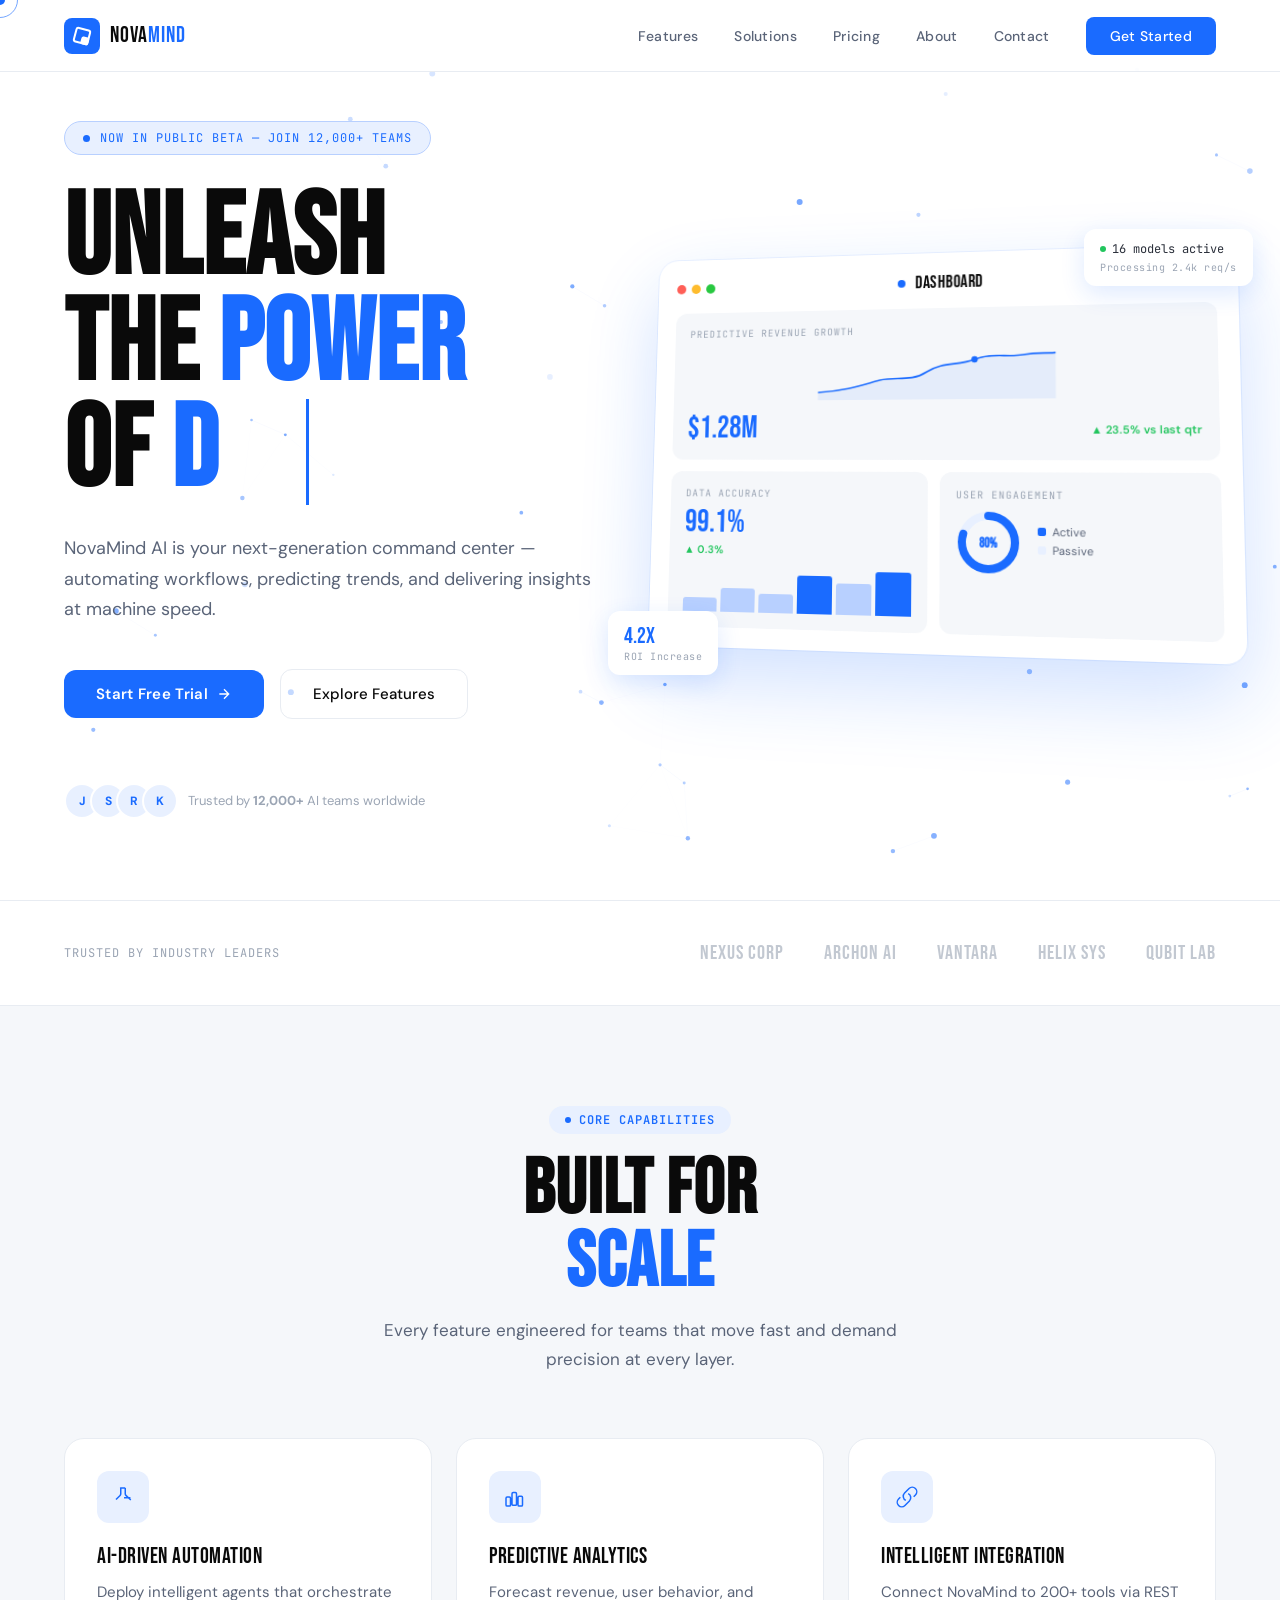
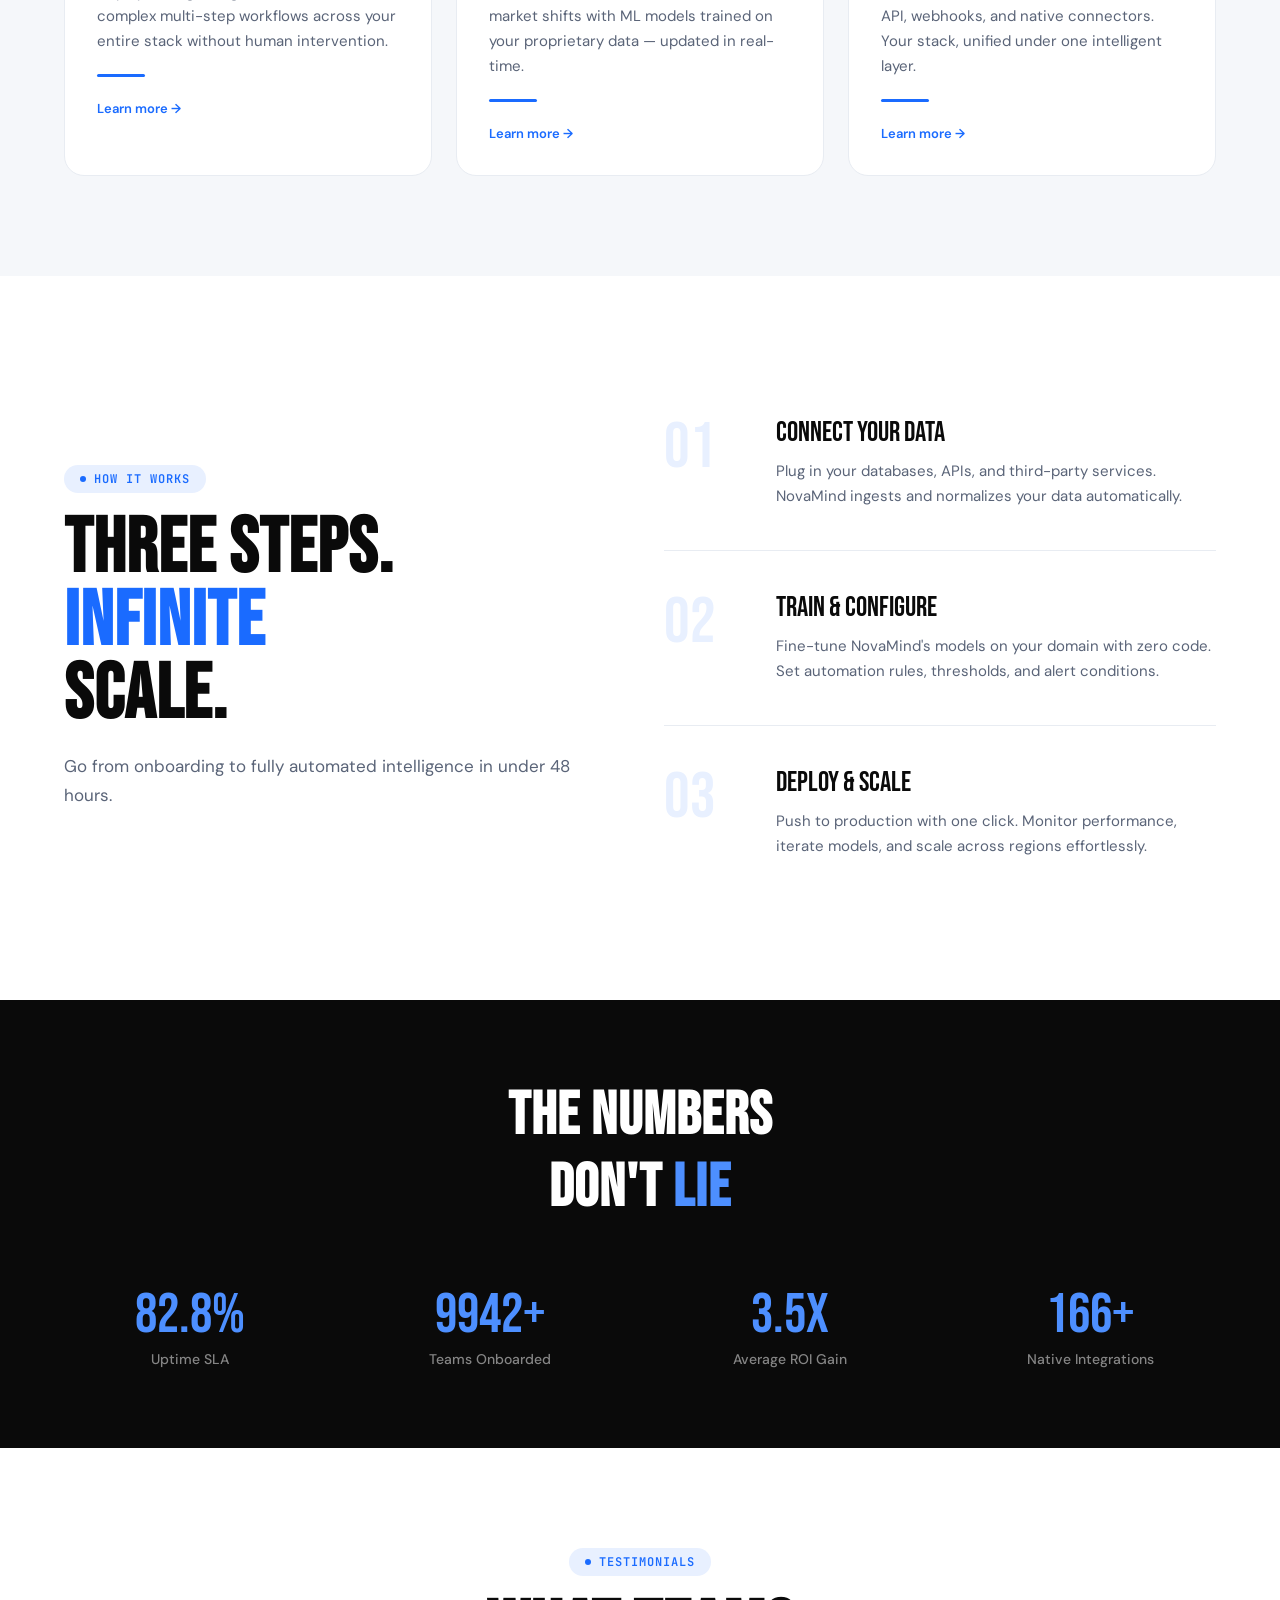
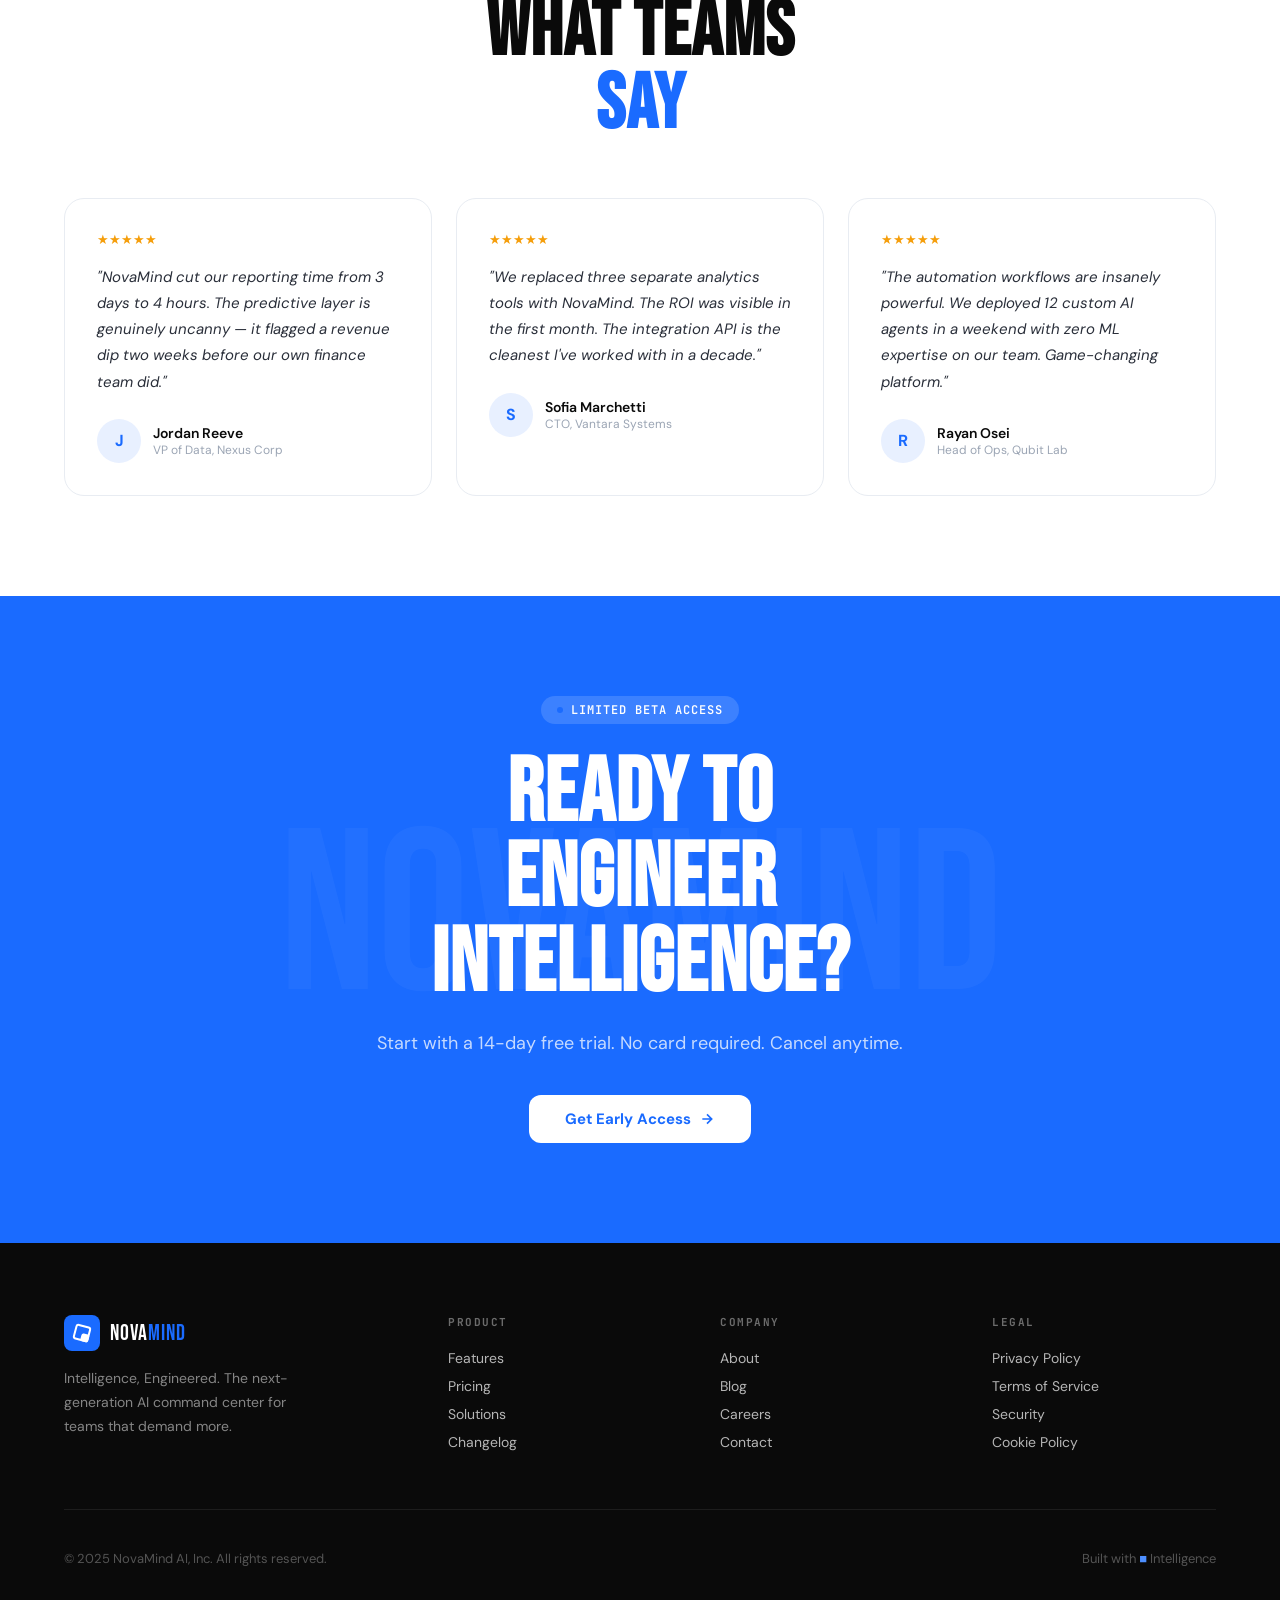
<file: index.html>
<!DOCTYPE html>
<html lang="en">
<head>
  <meta charset="UTF-8" />
  <meta name="viewport" content="width=device-width, initial-scale=1.0" />
  <title>NovaMind AI — Intelligence, Engineered.</title>
  <meta name="description" content="NovaMind AI is your next-generation AI command center for automation, analytics, and predictive intelligence." />
  <link rel="stylesheet" href="shared.css" />
  <style>
    /* ─── HERO ─── */
    .hero {
      min-height: 100vh;
      display: flex; flex-direction: column; justify-content: center;
      padding: 120px 5% 80px;
      position: relative; overflow: hidden;
    }
    #particle-canvas {
      position: absolute; inset: 0;
      width: 100%; height: 100%;
      z-index: 0; pointer-events: none;
    }
    .hero-content { position: relative; z-index: 2; max-width: 780px; }
    .hero-eyebrow {
      display: inline-flex; align-items: center; gap: 10px;
      padding: 8px 18px;
      background: var(--blue-pale);
      border: 1px solid var(--blue-mid);
      border-radius: 100px;
      font-family: var(--font-mono);
      font-size: 12px;
      color: var(--blue-core);
      letter-spacing: 1px;
      text-transform: uppercase;
      margin-bottom: 32px;
    }
    .hero-eyebrow-dot {
      width: 7px; height: 7px;
      background: var(--blue-core);
      border-radius: 50%;
      animation: pulse-dot 1.5s infinite;
    }
    .hero-title {
      font-family: var(--font-display);
      font-size: clamp(64px, 9vw, 120px);
      line-height: 0.92;
      letter-spacing: 1px;
      color: var(--black);
      margin-bottom: 28px;
    }
    .hero-title .blue { color: var(--blue-core); }
    .hero-title .typed-wrap {
      display: inline-block;
      min-width: 3ch;
      border-right: 3px solid var(--blue-core);
      animation: blink 0.8s step-end infinite;
    }
    @keyframes blink { 0%,100%{border-color:var(--blue-core)} 50%{border-color:transparent} }

    .hero-sub {
      font-size: 18px;
      color: var(--gray-600);
      line-height: 1.7;
      max-width: 540px;
      margin-bottom: 44px;
    }
    .hero-cta { display: flex; align-items: center; gap: 16px; flex-wrap: wrap; }
    .hero-trust {
      margin-top: 64px;
      display: flex; align-items: center; gap: 20px;
      font-size: 13px; color: var(--gray-400);
    }
    .hero-avatars { display: flex; }
    .hero-avatars span {
      width: 36px; height: 36px;
      border-radius: 50%;
      border: 2px solid white;
      margin-right: -10px;
      background: var(--blue-pale);
      display: flex; align-items: center; justify-content: center;
      font-size: 12px; font-weight: 700; color: var(--blue-core);
    }

    /* ─── FLOATING DASHBOARD ─── */
    .hero-dashboard-wrap {
      position: absolute; right: 4%; top: 50%;
      transform: translateY(-50%);
      width: 46%;
      z-index: 2;
      perspective: 1000px;
    }
    .dashboard {
      background: white;
      border-radius: 20px;
      box-shadow: 0 32px 80px rgba(26,107,255,0.2), 0 0 0 1px rgba(26,107,255,0.08);
      padding: 20px;
      transition: transform 0.6s cubic-bezier(0.25,0.46,0.45,0.94);
      transform-style: preserve-3d;
    }
    .db-header {
      display: flex; align-items: center; justify-content: space-between;
      margin-bottom: 16px;
    }
    .db-title {
      font-family: var(--font-display);
      font-size: 18px; letter-spacing: 0.5px;
      display: flex; align-items: center; gap: 10px;
    }
    .db-title-dot {
      width: 8px; height: 8px;
      background: var(--blue-core); border-radius: 50%;
      animation: pulse-dot 2s infinite;
    }
    .db-controls { display: flex; gap: 6px; }
    .db-dot {
      width: 10px; height: 10px; border-radius: 50%;
    }
    .db-dot-r { background: #ff5f57; }
    .db-dot-y { background: #febc2e; }
    .db-dot-g { background: #28c840; }

    .db-grid {
      display: grid;
      grid-template-columns: 1fr 1fr;
      gap: 12px;
    }
    .db-card {
      background: var(--gray-100);
      border-radius: 12px;
      padding: 16px;
      position: relative; overflow: hidden;
    }
    .db-card-wide { grid-column: span 2; }
    .db-card-label {
      font-size: 10px;
      font-family: var(--font-mono);
      color: var(--gray-400);
      letter-spacing: 1px;
      text-transform: uppercase;
      margin-bottom: 8px;
    }
    .db-card-value {
      font-family: var(--font-display);
      font-size: 32px;
      color: var(--blue-core);
      line-height: 1;
    }
    .db-card-change {
      font-size: 11px;
      color: #22c55e;
      margin-top: 4px;
      font-weight: 600;
    }

    /* Mini bar chart */
    .mini-bars {
      display: flex; align-items: flex-end; gap: 4px;
      height: 48px; margin-top: 8px;
    }
    .mini-bar {
      flex: 1; background: var(--blue-mid);
      border-radius: 3px 3px 0 0;
      transition: height 1s ease;
    }
    .mini-bar.highlight { background: var(--blue-core); }

    /* Mini sparkline */
    .mini-sparkline {
      width: 100%; height: 48px; margin-top: 8px;
    }

    /* Donut */
    .db-donut-wrap {
      display: flex; align-items: center; gap: 16px; margin-top: 8px;
    }
    .db-donut {
      width: 64px; height: 64px; flex-shrink: 0;
    }
    .db-legend { }
    .db-legend-item {
      display: flex; align-items: center; gap: 6px;
      font-size: 11px; color: var(--gray-600); margin-bottom: 4px;
    }
    .db-legend-dot {
      width: 8px; height: 8px; border-radius: 2px;
    }

    /* Floating widgets */
    .widget {
      position: absolute;
      background: white;
      border-radius: 12px;
      box-shadow: 0 8px 24px rgba(26,107,255,0.14);
      padding: 12px 16px;
      font-size: 12px;
      font-family: var(--font-mono);
    }
    .widget-1 {
      bottom: -24px; left: -32px;
      animation: float1 4s ease-in-out infinite;
    }
    .widget-2 {
      top: -20px; right: -24px;
      animation: float2 5s ease-in-out infinite;
    }
    @keyframes float1 { 0%,100%{transform:translateY(0)} 50%{transform:translateY(-10px)} }
    @keyframes float2 { 0%,100%{transform:translateY(0)} 50%{transform:translateY(8px)} }
    .widget-num {
      font-family: var(--font-display);
      font-size: 22px;
      color: var(--blue-core);
    }
    .widget-label { font-size: 10px; color: var(--gray-400); letter-spacing: 0.5px; }
    .widget-row { display: flex; align-items: center; gap: 6px; color: var(--gray-800); }
    .widget-dot { width: 6px; height: 6px; background: #22c55e; border-radius: 50%; }

    /* ─── LOGOS STRIP ─── */
    .logos-strip {
      padding: 40px 5%;
      border-top: 1px solid var(--gray-200);
      border-bottom: 1px solid var(--gray-200);
    }
    .logos-inner {
      max-width: 1200px; margin: 0 auto;
      display: flex; align-items: center; justify-content: space-between;
      gap: 40px; flex-wrap: wrap;
    }
    .logos-label {
      font-size: 12px; font-family: var(--font-mono);
      color: var(--gray-400); letter-spacing: 1px;
      text-transform: uppercase; white-space: nowrap;
    }
    .logos-items { display: flex; align-items: center; gap: 40px; flex-wrap: wrap; }
    .logo-item {
      font-family: var(--font-display);
      font-size: 20px;
      letter-spacing: 1px;
      color: var(--gray-400);
      opacity: 0.6;
      transition: opacity var(--transition);
    }
    .logo-item:hover { opacity: 1; color: var(--black); }

    /* ─── FEATURES GRID ─── */
    .features-section { background: var(--gray-100); }
    .features-header { text-align: center; margin-bottom: 64px; }

    /* ─── HOW IT WORKS ─── */
    .steps { display: flex; flex-direction: column; gap: 0; }
    .step {
      display: grid; grid-template-columns: 80px 1fr;
      gap: 32px; padding: 40px 0;
      border-bottom: 1px solid var(--gray-200);
      align-items: start;
    }
    .step:last-child { border-bottom: none; }
    .step-num {
      font-family: var(--font-display);
      font-size: 64px;
      color: var(--blue-pale);
      line-height: 1;
      transition: color var(--transition);
    }
    .step:hover .step-num { color: var(--blue-core); }
    .step-title {
      font-family: var(--font-display);
      font-size: 28px; margin-bottom: 10px;
    }
    .step-text { font-size: 15px; color: var(--gray-600); line-height: 1.7; }

    /* ─── STATS SECTION ─── */
    .stats-section {
      background: var(--black);
      padding: 80px 5%;
    }
    .stats-grid {
      max-width: 1200px; margin: 0 auto;
      display: grid; grid-template-columns: repeat(4,1fr);
      gap: 48px; text-align: center;
    }
    .stat-num { color: var(--blue-light); }
    .stat-label { color: rgba(255,255,255,0.5); }
    .stats-heading {
      font-family: var(--font-display);
      font-size: clamp(32px,5vw,60px);
      color: white;
      text-align: center;
      margin-bottom: 64px;
      letter-spacing: 1px;
    }
    .stats-heading span { color: var(--blue-light); }

    /* ─── TESTIMONIALS ─── */
    .testimonial-grid {
      display: grid;
      grid-template-columns: repeat(3,1fr);
      gap: 24px;
    }
    .tcard {
      background: white;
      border: 1px solid var(--gray-200);
      border-radius: var(--radius-lg);
      padding: 32px;
      transition: all var(--transition);
    }
    .tcard:hover {
      border-color: var(--blue-mid);
      box-shadow: var(--shadow-md);
      transform: translateY(-4px);
    }
    .tcard-quote {
      font-size: 15px; line-height: 1.75;
      color: var(--gray-800);
      margin-bottom: 24px;
      font-style: italic;
    }
    .tcard-author { display: flex; align-items: center; gap: 12px; }
    .tcard-avatar {
      width: 44px; height: 44px;
      border-radius: 50%;
      background: var(--blue-pale);
      display: flex; align-items: center; justify-content: center;
      font-weight: 700; color: var(--blue-core); font-size: 16px;
    }
    .tcard-name { font-weight: 600; font-size: 14px; }
    .tcard-role { font-size: 12px; color: var(--gray-400); }
    .stars { color: #f59e0b; font-size: 13px; margin-bottom: 16px; }

    /* ─── CTA SECTION ─── */
    .cta-section {
      background: var(--blue-core);
      padding: 100px 5%;
      text-align: center;
      position: relative; overflow: hidden;
    }
    .cta-section::before {
      content: 'NOVAMIND';
      position: absolute;
      font-family: var(--font-display);
      font-size: 18vw;
      color: rgba(255,255,255,0.04);
      top: 50%; left: 50%;
      transform: translate(-50%,-50%);
      white-space: nowrap;
      pointer-events: none;
    }
    .cta-title {
      font-family: var(--font-display);
      font-size: clamp(48px, 7vw, 96px);
      color: white;
      line-height: 0.95;
      letter-spacing: 1px;
      margin-bottom: 24px;
    }
    .cta-sub { font-size: 18px; color: rgba(255,255,255,0.75); margin-bottom: 40px; }
    .btn-white {
      display: inline-flex; align-items: center; gap: 8px;
      padding: 14px 36px;
      background: white;
      color: var(--blue-core);
      border-radius: var(--radius);
      font-size: 15px;
      font-weight: 700;
      text-decoration: none;
      cursor: none;
      transition: all var(--transition);
    }
    .btn-white:hover { transform: translateY(-2px); box-shadow: 0 16px 40px rgba(0,0,0,0.2); }

    @media (max-width: 1100px) {
      .hero-dashboard-wrap { display: none; }
      .hero-content { max-width: 100%; }
    }
    @media (max-width: 900px) {
      .stats-grid { grid-template-columns: repeat(2,1fr); }
      .testimonial-grid { grid-template-columns: 1fr; }
    }
  </style>
</head>
<body>
  <!-- Cursor -->
  <div id="cursor"></div>
  <div id="cursor-ring"></div>

  <!-- Nav -->
  <nav>
    <a href="index.html" class="nav-logo">
      <div class="nav-logo-icon"></div>
      <span class="nav-logo-text">Nova<span>Mind</span></span>
    </a>
    <div class="nav-links">
      <a href="features.html">Features</a>
      <a href="solutions.html">Solutions</a>
      <a href="pricing.html">Pricing</a>
      <a href="about.html">About</a>
      <a href="contact.html">Contact</a>
      <a href="contact.html" class="btn-nav">Get Started</a>
    </div>
    <button class="nav-hamburger" aria-label="Menu">
      <span></span><span></span><span></span>
    </button>
  </nav>

  <!-- HERO -->
  <section class="hero">
    <canvas id="particle-canvas"></canvas>

    <div class="hero-content">
      <div class="hero-eyebrow">
        <div class="hero-eyebrow-dot"></div>
        Now in Public Beta — Join 12,000+ teams
      </div>

      <h1 class="hero-title">
        UNLEASH<br>
        THE <span class="blue">POWER</span><br>
        OF <span class="blue"><span class="typed-wrap" id="typed-hero"></span></span>
      </h1>

      <p class="hero-sub">
        NovaMind AI is your next-generation command center — automating workflows, predicting trends, and delivering insights at machine speed.
      </p>

      <div class="hero-cta">
        <a href="contact.html" class="btn-primary">
          Start Free Trial
          <svg width="16" height="16" fill="none" stroke="currentColor" stroke-width="2" viewBox="0 0 24 24"><path d="M5 12h14M12 5l7 7-7 7"/></svg>
        </a>
        <a href="features.html" class="btn-outline">Explore Features</a>
      </div>

      <div class="hero-trust">
        <div class="hero-avatars">
          <span>J</span><span>S</span><span>R</span><span>K</span>
        </div>
        <span>Trusted by <strong>12,000+</strong> AI teams worldwide</span>
      </div>
    </div>

    <!-- Floating Dashboard -->
    <div class="hero-dashboard-wrap">
      <div class="dashboard" data-tilt id="hero-dash">
        <div class="db-header">
          <div class="db-controls">
            <div class="db-dot db-dot-r"></div>
            <div class="db-dot db-dot-y"></div>
            <div class="db-dot db-dot-g"></div>
          </div>
          <div class="db-title">
            <div class="db-title-dot"></div>
            Dashboard
          </div>
          <span class="mono-tag">LIVE</span>
        </div>

        <div class="db-grid">
          <!-- Revenue -->
          <div class="db-card db-card-wide">
            <div class="db-card-label">Predictive Revenue Growth</div>
            <svg class="mini-sparkline" viewBox="0 0 300 60" fill="none" xmlns="http://www.w3.org/2000/svg">
              <path d="M0 50 C40 48 60 40 80 35 C100 30 120 38 140 25 C160 12 180 18 200 10 C220 2 240 8 260 5 C280 2 290 4 300 3" stroke="#1a6bff" stroke-width="2" fill="none"/>
              <path d="M0 50 C40 48 60 40 80 35 C100 30 120 38 140 25 C160 12 180 18 200 10 C220 2 240 8 260 5 C280 2 290 4 300 3 L300 60 L0 60 Z" fill="rgba(26,107,255,0.08)"/>
              <circle cx="200" cy="10" r="4" fill="#1a6bff"/>
            </svg>
            <div style="display:flex;justify-content:space-between;align-items:center;margin-top:8px">
              <div class="db-card-value">$1.28M</div>
              <div class="db-card-change">▲ 23.5% vs last qtr</div>
            </div>
          </div>
          <!-- Accuracy -->
          <div class="db-card">
            <div class="db-card-label">Data Accuracy</div>
            <div class="db-card-value">99.1%</div>
            <div class="db-card-change">▲ 0.3%</div>
            <div class="mini-bars">
              <div class="mini-bar" style="height:30%"></div>
              <div class="mini-bar" style="height:50%"></div>
              <div class="mini-bar" style="height:40%"></div>
              <div class="mini-bar highlight" style="height:80%"></div>
              <div class="mini-bar" style="height:65%"></div>
              <div class="mini-bar highlight" style="height:90%"></div>
            </div>
          </div>
          <!-- Engagement -->
          <div class="db-card">
            <div class="db-card-label">User Engagement</div>
            <div class="db-donut-wrap">
              <svg class="db-donut" viewBox="0 0 64 64">
                <circle cx="32" cy="32" r="26" fill="none" stroke="#e8f0ff" stroke-width="8"/>
                <circle cx="32" cy="32" r="26" fill="none" stroke="#1a6bff" stroke-width="8"
                  stroke-dasharray="130 36" stroke-linecap="round"
                  transform="rotate(-90 32 32)"/>
                <text x="32" y="37" text-anchor="middle" fill="#1a6bff" font-size="13" font-weight="700" font-family="'Bebas Neue'">80%</text>
              </svg>
              <div class="db-legend">
                <div class="db-legend-item">
                  <div class="db-legend-dot" style="background:var(--blue-core)"></div>Active
                </div>
                <div class="db-legend-item">
                  <div class="db-legend-dot" style="background:var(--blue-pale)"></div>Passive
                </div>
              </div>
            </div>
          </div>
        </div>
      </div>

      <!-- Floating widgets -->
      <div class="widget widget-1">
        <div class="widget-num">4.2x</div>
        <div class="widget-label">ROI Increase</div>
      </div>
      <div class="widget widget-2">
        <div class="widget-row"><div class="widget-dot"></div> 16 models active</div>
        <div class="widget-label" style="margin-top:4px">Processing 2.4k req/s</div>
      </div>
    </div>
  </section>

  <!-- LOGOS -->
  <div class="logos-strip">
    <div class="logos-inner">
      <span class="logos-label">Trusted by industry leaders</span>
      <div class="logos-items">
        <span class="logo-item">NEXUS CORP</span>
        <span class="logo-item">ARCHON AI</span>
        <span class="logo-item">VANTARA</span>
        <span class="logo-item">HELIX SYS</span>
        <span class="logo-item">QUBIT LAB</span>
      </div>
    </div>
  </div>

  <!-- FEATURES -->
  <section class="section features-section">
    <div class="container">
      <div class="features-header reveal">
        <div class="section-label">Core Capabilities</div>
        <h2 class="section-heading">BUILT FOR<br><span>SCALE</span></h2>
        <p class="section-sub" style="margin:16px auto 0">Every feature engineered for teams that move fast and demand precision at every layer.</p>
      </div>
      <div class="grid-3">
        <div class="card reveal reveal-delay-1">
          <div class="card-icon">
            <svg fill="none" stroke="currentColor" stroke-width="1.5" viewBox="0 0 24 24"><path d="M9.75 3.104v5.714a2.25 2.25 0 01-.659 1.591L5 14.5M9.75 3.104c-.251.023-.501.05-.75.082m.75-.082a24.301 24.301 0 014.5 0m0 0v5.714c0 .597.237 1.17.659 1.591L19.8 15m-6.75-2.25h6.375"/></svg>
          </div>
          <div class="card-title">AI-DRIVEN AUTOMATION</div>
          <p class="card-text">Deploy intelligent agents that orchestrate complex multi-step workflows across your entire stack without human intervention.</p>
          <div class="divider"></div>
          <a href="features.html" style="font-size:13px;color:var(--blue-core);font-weight:600;text-decoration:none">Learn more →</a>
        </div>
        <div class="card reveal reveal-delay-2">
          <div class="card-icon">
            <svg fill="none" stroke="currentColor" stroke-width="1.5" viewBox="0 0 24 24"><path d="M3 13.125C3 12.504 3.504 12 4.125 12h2.25c.621 0 1.125.504 1.125 1.125v6.75C7.5 20.496 6.996 21 6.375 21h-2.25A1.125 1.125 0 013 19.875v-6.75zm6-4.5C9 8.004 9.504 7.5 10.125 7.5h2.25c.621 0 1.125.504 1.125 1.125v10.5c0 .621-.504 1.125-1.125 1.125h-2.25A1.125 1.125 0 019 19.125V8.625zm6 3.75c0-.621.504-1.125 1.125-1.125h2.25c.621 0 1.125.504 1.125 1.125v7.5c0 .621-.504 1.125-1.125 1.125h-2.25A1.125 1.125 0 0115 19.875v-7.5z"/></svg>
          </div>
          <div class="card-title">PREDICTIVE ANALYTICS</div>
          <p class="card-text">Forecast revenue, user behavior, and market shifts with ML models trained on your proprietary data — updated in real-time.</p>
          <div class="divider"></div>
          <a href="features.html" style="font-size:13px;color:var(--blue-core);font-weight:600;text-decoration:none">Learn more →</a>
        </div>
        <div class="card reveal reveal-delay-3">
          <div class="card-icon">
            <svg fill="none" stroke="currentColor" stroke-width="1.5" viewBox="0 0 24 24"><path d="M13.19 8.688a4.5 4.5 0 011.242 7.244l-4.5 4.5a4.5 4.5 0 01-6.364-6.364l1.757-1.757m13.35-.622l1.757-1.757a4.5 4.5 0 00-6.364-6.364l-4.5 4.5a4.5 4.5 0 001.242 7.244"/></svg>
          </div>
          <div class="card-title">INTELLIGENT INTEGRATION</div>
          <p class="card-text">Connect NovaMind to 200+ tools via REST API, webhooks, and native connectors. Your stack, unified under one intelligent layer.</p>
          <div class="divider"></div>
          <a href="features.html" style="font-size:13px;color:var(--blue-core);font-weight:600;text-decoration:none">Learn more →</a>
        </div>
      </div>
    </div>
  </section>

  <!-- HOW IT WORKS -->
  <section class="section">
    <div class="container">
      <div class="grid-2">
        <div class="reveal">
          <div class="section-label">How It Works</div>
          <h2 class="section-heading">THREE STEPS.<br><span>INFINITE</span><br>SCALE.</h2>
          <p class="section-sub" style="margin-top:20px">Go from onboarding to fully automated intelligence in under 48 hours.</p>
        </div>
        <div class="steps reveal reveal-delay-1">
          <div class="step">
            <div class="step-num">01</div>
            <div>
              <div class="step-title">CONNECT YOUR DATA</div>
              <p class="step-text">Plug in your databases, APIs, and third-party services. NovaMind ingests and normalizes your data automatically.</p>
            </div>
          </div>
          <div class="step">
            <div class="step-num">02</div>
            <div>
              <div class="step-title">TRAIN & CONFIGURE</div>
              <p class="step-text">Fine-tune NovaMind's models on your domain with zero code. Set automation rules, thresholds, and alert conditions.</p>
            </div>
          </div>
          <div class="step">
            <div class="step-num">03</div>
            <div>
              <div class="step-title">DEPLOY & SCALE</div>
              <p class="step-text">Push to production with one click. Monitor performance, iterate models, and scale across regions effortlessly.</p>
            </div>
          </div>
        </div>
      </div>
    </div>
  </section>

  <!-- STATS -->
  <section class="stats-section">
    <div class="container" style="max-width:1200px;margin:0 auto">
      <h2 class="stats-heading reveal">THE NUMBERS<br>DON'T <span>LIE</span></h2>
      <div class="stats-grid">
        <div class="reveal reveal-delay-1" style="text-align:center">
          <div class="stat-num" data-count="99.9" data-suffix="%" data-dec="1">0%</div>
          <div class="stat-label">Uptime SLA</div>
        </div>
        <div class="reveal reveal-delay-2" style="text-align:center">
          <div class="stat-num" data-count="12000" data-suffix="+" data-dec="0">0+</div>
          <div class="stat-label">Teams Onboarded</div>
        </div>
        <div class="reveal reveal-delay-3" style="text-align:center">
          <div class="stat-num" data-count="4.2" data-suffix="x" data-dec="1">0x</div>
          <div class="stat-label">Average ROI Gain</div>
        </div>
        <div class="reveal reveal-delay-4" style="text-align:center">
          <div class="stat-num" data-count="200" data-suffix="+" data-dec="0">0+</div>
          <div class="stat-label">Native Integrations</div>
        </div>
      </div>
    </div>
  </section>

  <!-- TESTIMONIALS -->
  <section class="section">
    <div class="container">
      <div style="text-align:center;margin-bottom:56px" class="reveal">
        <div class="section-label">Testimonials</div>
        <h2 class="section-heading">WHAT TEAMS<br><span>SAY</span></h2>
      </div>
      <div class="testimonial-grid">
        <div class="tcard reveal reveal-delay-1">
          <div class="stars">★★★★★</div>
          <p class="tcard-quote">"NovaMind cut our reporting time from 3 days to 4 hours. The predictive layer is genuinely uncanny — it flagged a revenue dip two weeks before our own finance team did."</p>
          <div class="tcard-author">
            <div class="tcard-avatar">J</div>
            <div>
              <div class="tcard-name">Jordan Reeve</div>
              <div class="tcard-role">VP of Data, Nexus Corp</div>
            </div>
          </div>
        </div>
        <div class="tcard reveal reveal-delay-2">
          <div class="stars">★★★★★</div>
          <p class="tcard-quote">"We replaced three separate analytics tools with NovaMind. The ROI was visible in the first month. The integration API is the cleanest I've worked with in a decade."</p>
          <div class="tcard-author">
            <div class="tcard-avatar">S</div>
            <div>
              <div class="tcard-name">Sofia Marchetti</div>
              <div class="tcard-role">CTO, Vantara Systems</div>
            </div>
          </div>
        </div>
        <div class="tcard reveal reveal-delay-3">
          <div class="stars">★★★★★</div>
          <p class="tcard-quote">"The automation workflows are insanely powerful. We deployed 12 custom AI agents in a weekend with zero ML expertise on our team. Game-changing platform."</p>
          <div class="tcard-author">
            <div class="tcard-avatar">R</div>
            <div>
              <div class="tcard-name">Rayan Osei</div>
              <div class="tcard-role">Head of Ops, Qubit Lab</div>
            </div>
          </div>
        </div>
      </div>
    </div>
  </section>

  <!-- CTA -->
  <section class="cta-section">
    <div class="container" style="position:relative;z-index:2">
      <div class="reveal">
        <div class="section-label" style="background:rgba(255,255,255,0.15);color:white;margin-bottom:28px">Limited Beta Access</div>
        <h2 class="cta-title">READY TO<br>ENGINEER<br>INTELLIGENCE?</h2>
        <p class="cta-sub">Start with a 14-day free trial. No card required. Cancel anytime.</p>
        <a href="contact.html" class="btn-white">
          Get Early Access
          <svg width="16" height="16" fill="none" stroke="currentColor" stroke-width="2.5" viewBox="0 0 24 24"><path d="M5 12h14M12 5l7 7-7 7"/></svg>
        </a>
      </div>
    </div>
  </section>

  <!-- FOOTER -->
  <footer>
    <div class="container">
      <div class="footer-grid">
        <div class="footer-brand">
          <div class="nav-logo" style="margin-bottom:0">
            <div class="nav-logo-icon"></div>
            <span class="nav-logo-text" style="color:white">Nova<span>Mind</span></span>
          </div>
          <p>Intelligence, Engineered. The next-generation AI command center for teams that demand more.</p>
        </div>
        <div class="footer-col">
          <h4>Product</h4>
          <a href="features.html">Features</a>
          <a href="pricing.html">Pricing</a>
          <a href="solutions.html">Solutions</a>
          <a href="#">Changelog</a>
        </div>
        <div class="footer-col">
          <h4>Company</h4>
          <a href="about.html">About</a>
          <a href="#">Blog</a>
          <a href="#">Careers</a>
          <a href="contact.html">Contact</a>
        </div>
        <div class="footer-col">
          <h4>Legal</h4>
          <a href="#">Privacy Policy</a>
          <a href="#">Terms of Service</a>
          <a href="#">Security</a>
          <a href="#">Cookie Policy</a>
        </div>
      </div>
      <div class="footer-bottom">
        <span>© 2025 NovaMind AI, Inc. All rights reserved.</span>
        <span>Built with <span style="color:var(--blue-light)">■</span> Intelligence</span>
      </div>
    </div>
  </footer>

  <script src="shared.js"></script>
  <script>
    // Typed hero
    typeEffect(document.getElementById('typed-hero'), ['AI.', 'DATA.', 'SCALE.', 'THE FUTURE.'], 90, 1800);

    // Dashboard tilt
    (function(){
      const dash = document.getElementById('hero-dash');
      if(!dash) return;
      dash.addEventListener('mousemove', e => {
        const r = dash.getBoundingClientRect();
        const x = (e.clientX - r.left) / r.width - 0.5;
        const y = (e.clientY - r.top) / r.height - 0.5;
        dash.style.transform = `perspective(1200px) rotateY(${x * 14}deg) rotateX(${-y * 10}deg) scale3d(1.02,1.02,1.02)`;
      });
      dash.addEventListener('mouseleave', () => {
        dash.style.transform = 'perspective(1200px) rotateY(-5deg) rotateX(3deg)';
      });
      dash.style.transform = 'perspective(1200px) rotateY(-5deg) rotateX(3deg)';
    })();
  </script>
</body>
</html>
</file>
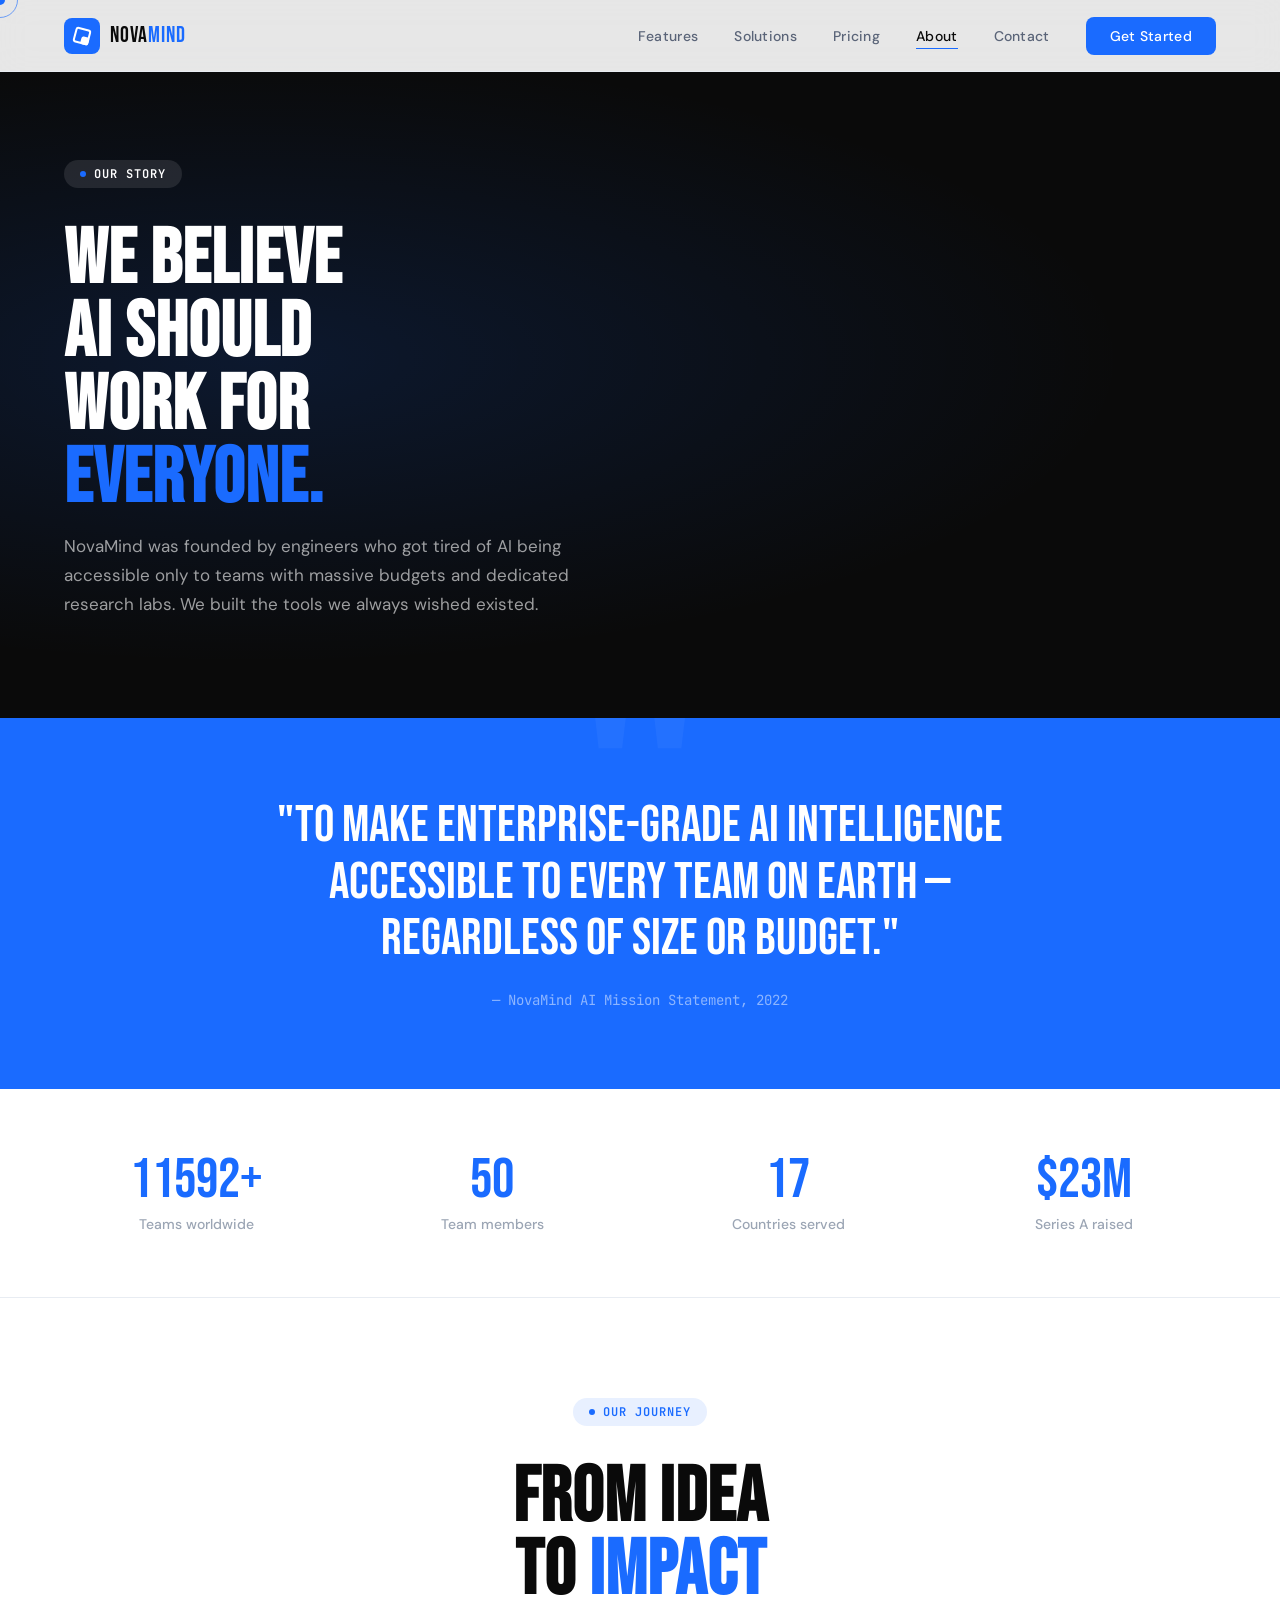
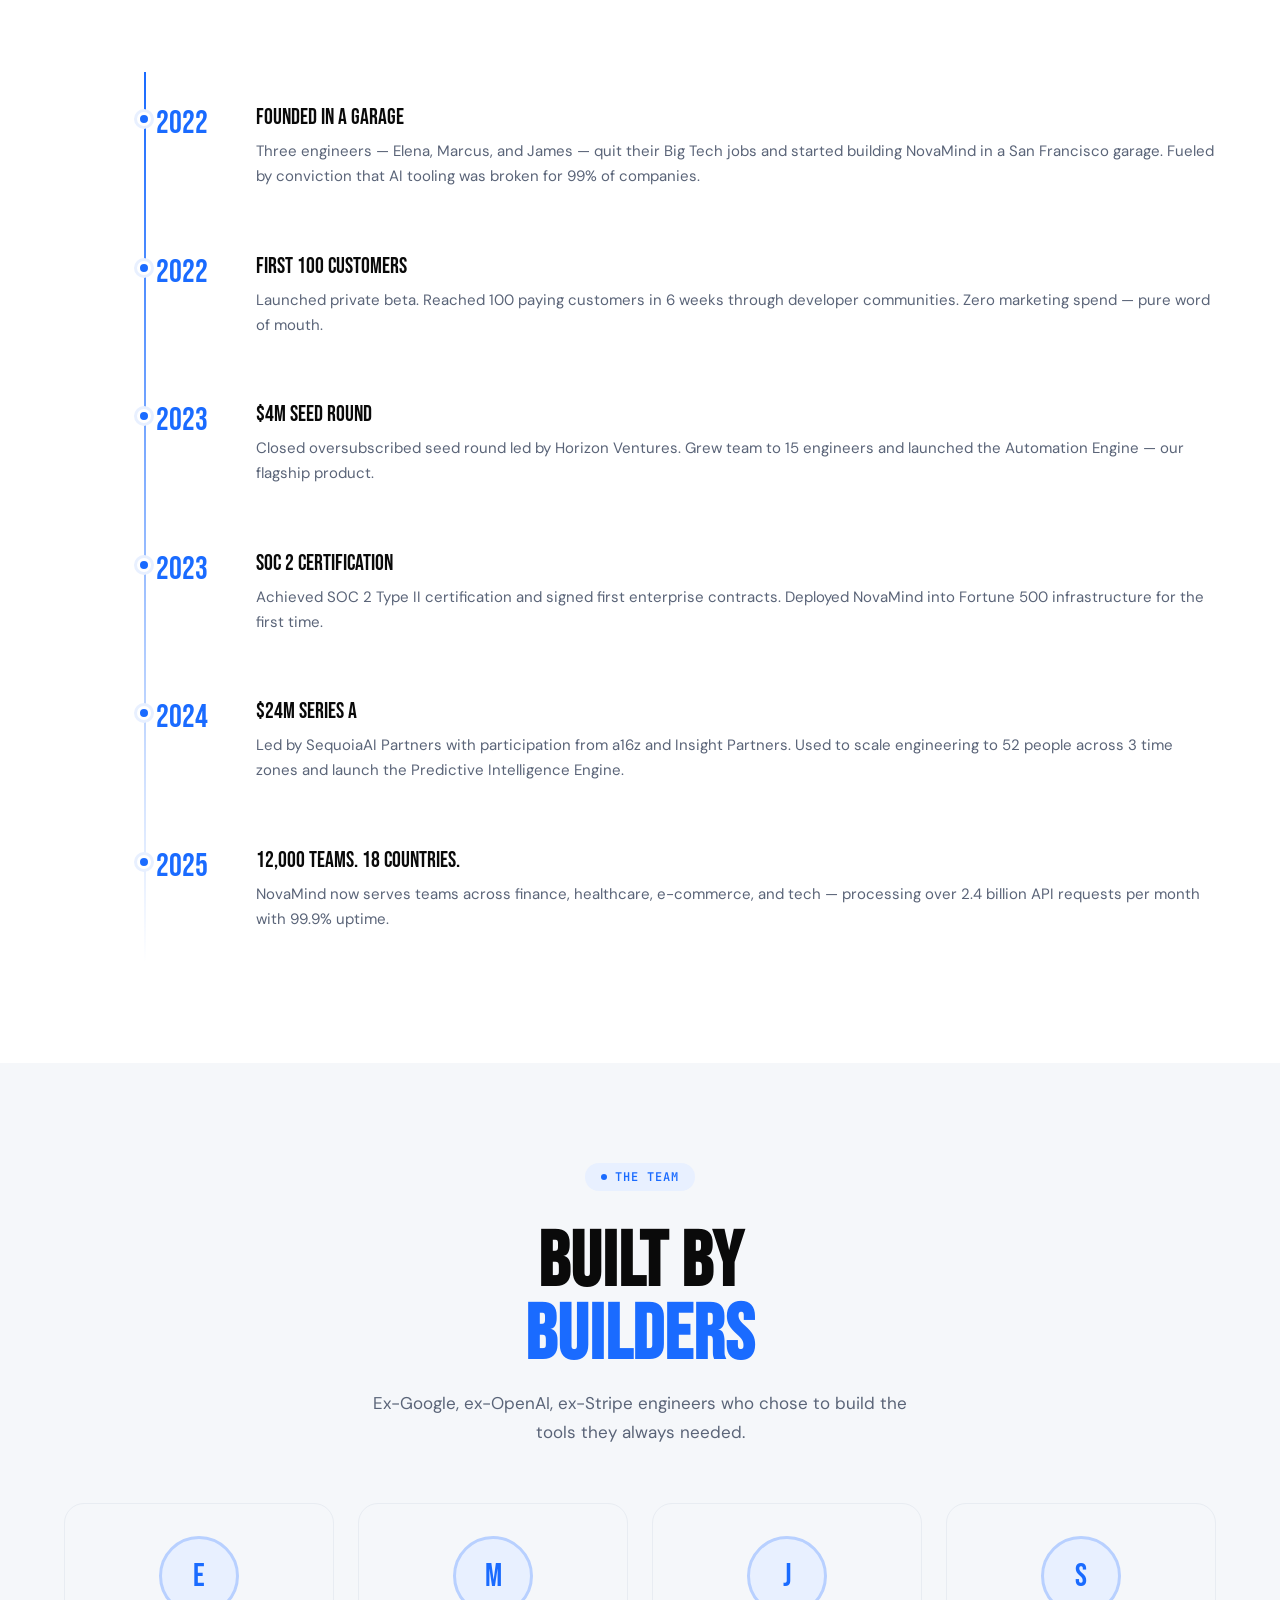
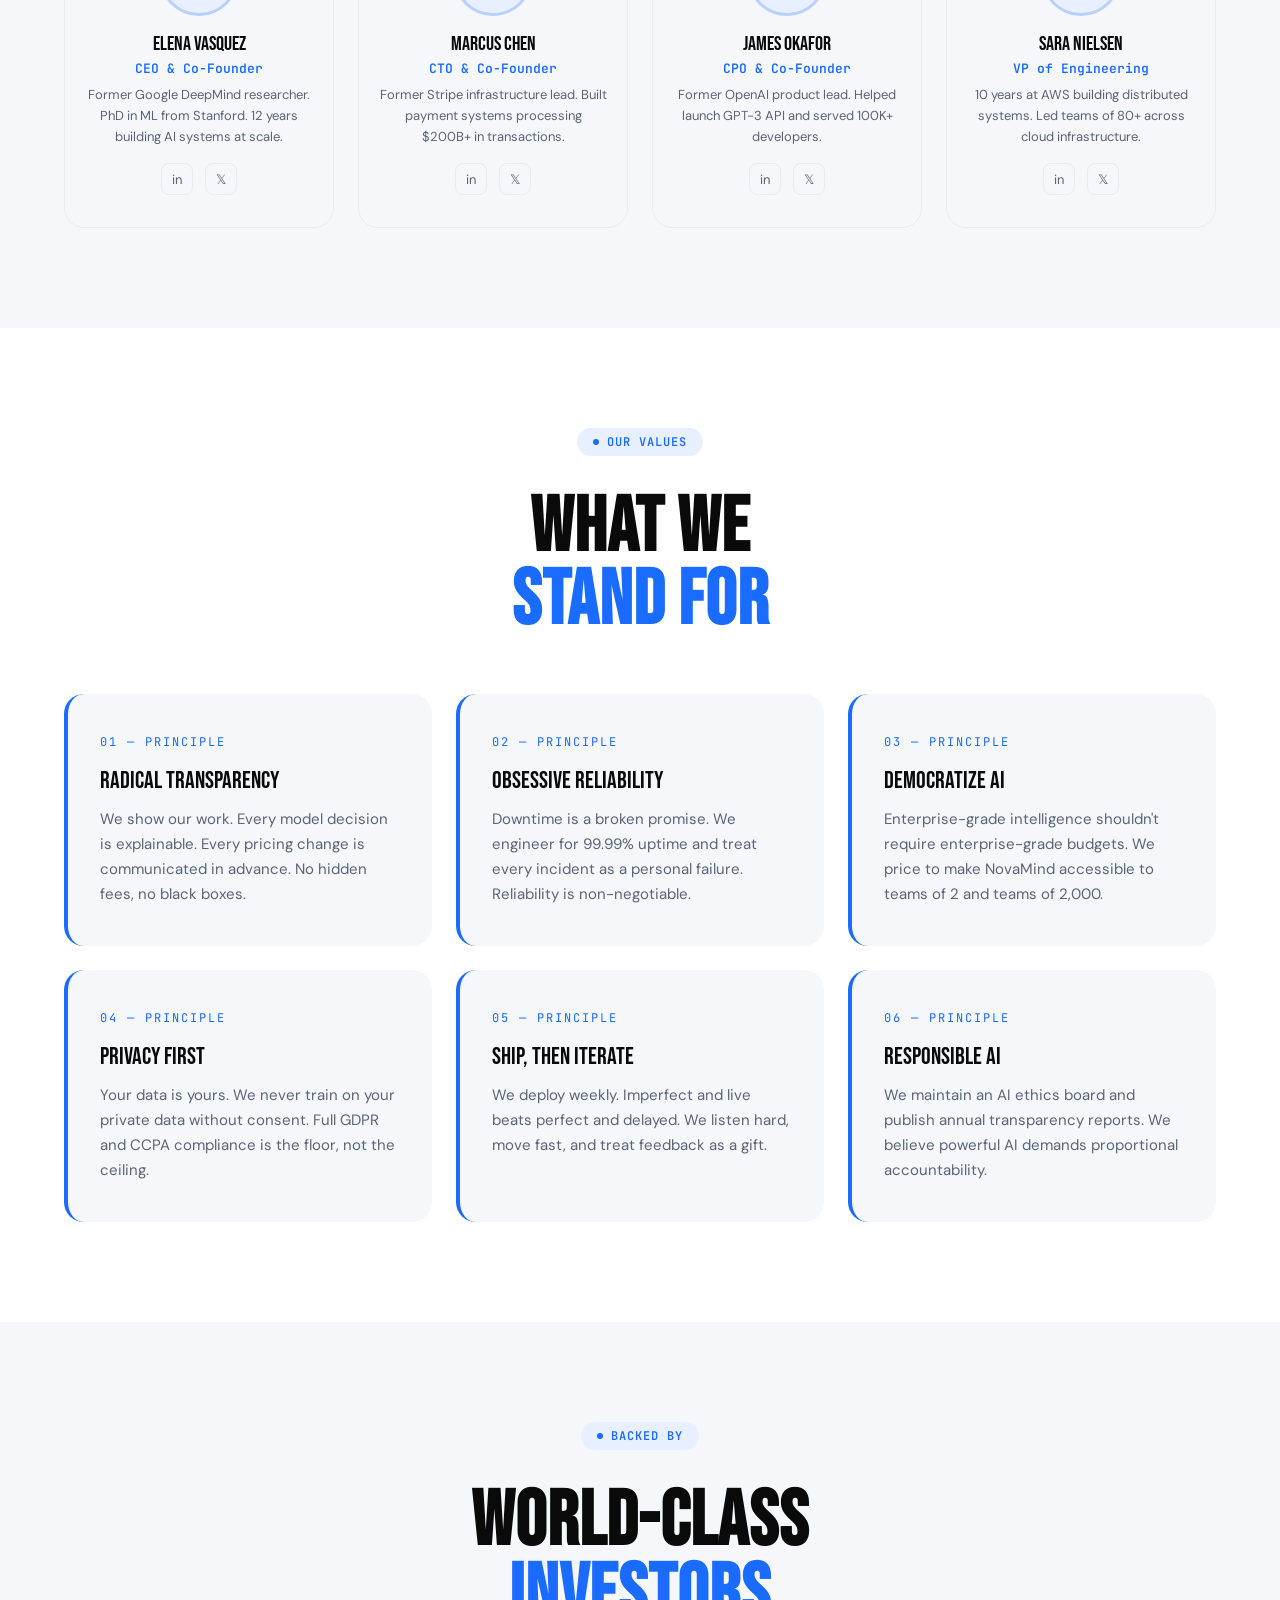
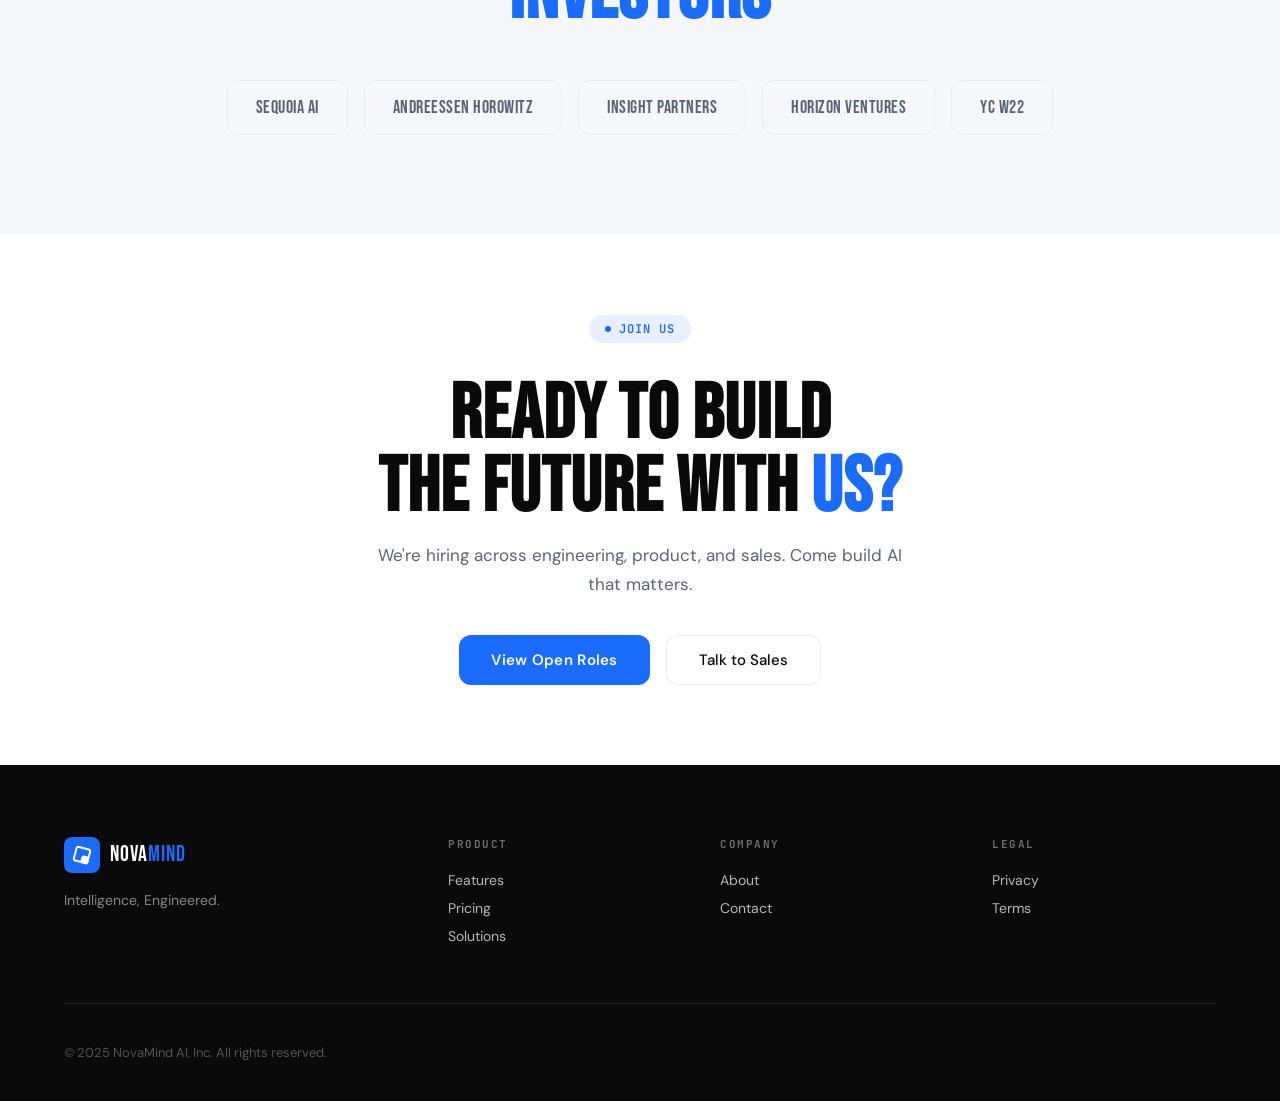
<file: about.html>
<!DOCTYPE html>
<html lang="en">
<head>
  <meta charset="UTF-8" />
  <meta name="viewport" content="width=device-width, initial-scale=1.0" />
  <title>About — NovaMind AI</title>
  <meta name="description" content="Meet the team behind NovaMind AI. Our mission, values, and story." />
  <link rel="stylesheet" href="shared.css" />
  <style>
    .page-hero {
      padding: 160px 5% 100px;
      background: var(--black);
      position: relative; overflow: hidden;
    }
    .page-hero::before {
      content: '';
      position: absolute; inset: 0;
      background: radial-gradient(ellipse at 20% 50%, rgba(26,107,255,0.15) 0%, transparent 60%);
    }
    .hero-inner {
      position: relative; z-index: 2;
      max-width: 700px;
    }
    .hero-inner .section-heading { color: white; }
    .hero-inner .section-sub { color: rgba(255,255,255,0.6); margin-top: 16px; }

    /* Mission */
    .mission-block {
      padding: 80px 5%;
      background: var(--blue-core);
      text-align: center;
      position: relative; overflow: hidden;
    }
    .mission-block::before {
      content: '"';
      position: absolute;
      font-family: var(--font-display);
      font-size: 400px;
      color: rgba(255,255,255,0.04);
      top: -100px; left: 50%;
      transform: translateX(-50%);
      line-height: 1;
    }
    .mission-quote {
      font-family: var(--font-display);
      font-size: clamp(28px,4vw,52px);
      color: white;
      line-height: 1.1;
      max-width: 800px;
      margin: 0 auto;
      position: relative; z-index: 2;
    }
    .mission-attr {
      font-size: 14px;
      color: rgba(255,255,255,0.5);
      font-family: var(--font-mono);
      margin-top: 24px;
      position: relative; z-index: 2;
    }

    /* Timeline */
    .timeline { position: relative; }
    .timeline::before {
      content: '';
      position: absolute;
      left: 80px; top: 0; bottom: 0;
      width: 2px;
      background: linear-gradient(to bottom, var(--blue-core), transparent);
    }
    .tl-item {
      display: grid;
      grid-template-columns: 160px 1fr;
      gap: 32px;
      padding: 32px 0;
      position: relative;
    }
    .tl-item::before {
      content: '';
      position: absolute;
      left: 73px; top: 40px;
      width: 14px; height: 14px;
      border-radius: 50%;
      background: var(--blue-core);
      border: 3px solid white;
      box-shadow: 0 0 0 3px var(--blue-pale);
    }
    .tl-year {
      font-family: var(--font-display);
      font-size: 32px;
      color: var(--blue-core);
      text-align: right;
      padding-right: 16px;
    }
    .tl-content {}
    .tl-title { font-family: var(--font-display); font-size: 22px; margin-bottom: 8px; }
    .tl-text { font-size: 15px; color: var(--gray-600); line-height: 1.65; }

    /* Team */
    .team-grid { display: grid; grid-template-columns: repeat(4,1fr); gap: 24px; }
    .team-card {
      text-align: center;
      padding: 32px 20px;
      border: 1px solid var(--gray-200);
      border-radius: var(--radius-lg);
      transition: all var(--transition);
    }
    .team-card:hover { border-color: var(--blue-mid); transform: translateY(-4px); box-shadow: var(--shadow-md); }
    .team-avatar {
      width: 80px; height: 80px;
      border-radius: 50%;
      background: var(--blue-pale);
      display: flex; align-items: center; justify-content: center;
      font-family: var(--font-display);
      font-size: 32px;
      color: var(--blue-core);
      margin: 0 auto 16px;
      border: 3px solid var(--blue-mid);
    }
    .team-name { font-family: var(--font-display); font-size: 20px; margin-bottom: 4px; }
    .team-role { font-size: 13px; color: var(--blue-core); font-weight: 600; margin-bottom: 8px; font-family: var(--font-mono); }
    .team-bio { font-size: 13px; color: var(--gray-600); line-height: 1.6; }
    .team-links { margin-top: 16px; display: flex; justify-content: center; gap: 12px; }
    .team-link {
      width: 32px; height: 32px;
      border: 1px solid var(--gray-200);
      border-radius: 8px;
      display: flex; align-items: center; justify-content: center;
      font-size: 13px; text-decoration: none; color: var(--gray-600);
      transition: all var(--transition);
    }
    .team-link:hover { border-color: var(--blue-core); color: var(--blue-core); }

    /* Values */
    .values-grid { display: grid; grid-template-columns: repeat(3,1fr); gap: 24px; }
    .value-card {
      padding: 40px 32px;
      background: var(--gray-100);
      border-radius: var(--radius-lg);
      border-left: 4px solid var(--blue-core);
    }
    .value-num {
      font-family: var(--font-mono);
      font-size: 12px;
      color: var(--blue-core);
      letter-spacing: 2px;
      text-transform: uppercase;
      margin-bottom: 16px;
    }
    .value-title { font-family: var(--font-display); font-size: 24px; margin-bottom: 12px; }
    .value-text { font-size: 15px; color: var(--gray-600); line-height: 1.65; }

    /* Investors */
    .investor-grid { display: flex; flex-wrap: wrap; gap: 16px; justify-content: center; }
    .investor-item {
      padding: 16px 28px;
      border: 1px solid var(--gray-200);
      border-radius: var(--radius);
      font-family: var(--font-display);
      font-size: 18px;
      color: var(--gray-600);
      letter-spacing: 0.5px;
      transition: all var(--transition);
    }
    .investor-item:hover { border-color: var(--blue-mid); color: var(--black); }

    @media (max-width: 900px) {
      .team-grid { grid-template-columns: repeat(2,1fr); }
      .values-grid { grid-template-columns: 1fr; }
      .tl-item { grid-template-columns: 80px 1fr; }
      .timeline::before { left: 40px; }
      .tl-item::before { left: 33px; }
    }
    @media (max-width: 600px) {
      .team-grid { grid-template-columns: 1fr; }
    }
  </style>
</head>
<body>
  <div id="cursor"></div>
  <div id="cursor-ring"></div>

  <nav>
    <a href="index.html" class="nav-logo">
      <div class="nav-logo-icon"></div>
      <span class="nav-logo-text">Nova<span>Mind</span></span>
    </a>
    <div class="nav-links">
      <a href="features.html">Features</a>
      <a href="solutions.html">Solutions</a>
      <a href="pricing.html">Pricing</a>
      <a href="about.html">About</a>
      <a href="contact.html">Contact</a>
      <a href="contact.html" class="btn-nav">Get Started</a>
    </div>
    <button class="nav-hamburger" aria-label="Menu"><span></span><span></span><span></span></button>
  </nav>

  <!-- PAGE HERO -->
  <section class="page-hero">
    <div class="hero-inner reveal">
      <div class="section-label" style="background:rgba(255,255,255,0.1);color:white">Our Story</div>
      <h1 class="section-heading" style="margin-top:16px">WE BELIEVE<br>AI SHOULD<br>WORK FOR<br><span>EVERYONE.</span></h1>
      <p class="section-sub">NovaMind was founded by engineers who got tired of AI being accessible only to teams with massive budgets and dedicated research labs. We built the tools we always wished existed.</p>
    </div>
  </section>

  <!-- MISSION -->
  <div class="mission-block">
    <div class="mission-quote reveal">"TO MAKE ENTERPRISE-GRADE AI INTELLIGENCE ACCESSIBLE TO EVERY TEAM ON EARTH — REGARDLESS OF SIZE OR BUDGET."</div>
    <div class="mission-attr reveal">— NovaMind AI Mission Statement, 2022</div>
  </div>

  <!-- STATS BAND -->
  <section style="padding:64px 5%;border-bottom:1px solid var(--gray-200)">
    <div class="container">
      <div style="display:grid;grid-template-columns:repeat(4,1fr);gap:32px;text-align:center" class="reveal">
        <div>
          <div class="stat-num" data-count="12000" data-suffix="+" data-dec="0">0+</div>
          <div class="stat-label">Teams worldwide</div>
        </div>
        <div>
          <div class="stat-num" data-count="52" data-suffix="" data-dec="0">0</div>
          <div class="stat-label">Team members</div>
        </div>
        <div>
          <div class="stat-num" data-count="18" data-suffix="" data-dec="0">0</div>
          <div class="stat-label">Countries served</div>
        </div>
        <div>
          <div class="stat-num" data-count="24" data-suffix="M" data-prefix="$" data-dec="0">$0M</div>
          <div class="stat-label">Series A raised</div>
        </div>
      </div>
    </div>
  </section>

  <!-- TIMELINE -->
  <section class="section">
    <div class="container">
      <div style="text-align:center;margin-bottom:64px" class="reveal">
        <div class="section-label" style="display:inline-flex">Our Journey</div>
        <h2 class="section-heading" style="margin-top:16px">FROM IDEA<br>TO <span>IMPACT</span></h2>
      </div>
      <div class="timeline">
        <div class="tl-item reveal">
          <div class="tl-year">2022</div>
          <div class="tl-content">
            <div class="tl-title">FOUNDED IN A GARAGE</div>
            <p class="tl-text">Three engineers — Elena, Marcus, and James — quit their Big Tech jobs and started building NovaMind in a San Francisco garage. Fueled by conviction that AI tooling was broken for 99% of companies.</p>
          </div>
        </div>
        <div class="tl-item reveal">
          <div class="tl-year">2022</div>
          <div class="tl-content">
            <div class="tl-title">FIRST 100 CUSTOMERS</div>
            <p class="tl-text">Launched private beta. Reached 100 paying customers in 6 weeks through developer communities. Zero marketing spend — pure word of mouth.</p>
          </div>
        </div>
        <div class="tl-item reveal">
          <div class="tl-year">2023</div>
          <div class="tl-content">
            <div class="tl-title">$4M SEED ROUND</div>
            <p class="tl-text">Closed oversubscribed seed round led by Horizon Ventures. Grew team to 15 engineers and launched the Automation Engine — our flagship product.</p>
          </div>
        </div>
        <div class="tl-item reveal">
          <div class="tl-year">2023</div>
          <div class="tl-content">
            <div class="tl-title">SOC 2 CERTIFICATION</div>
            <p class="tl-text">Achieved SOC 2 Type II certification and signed first enterprise contracts. Deployed NovaMind into Fortune 500 infrastructure for the first time.</p>
          </div>
        </div>
        <div class="tl-item reveal">
          <div class="tl-year">2024</div>
          <div class="tl-content">
            <div class="tl-title">$24M SERIES A</div>
            <p class="tl-text">Led by SequoiaAI Partners with participation from a16z and Insight Partners. Used to scale engineering to 52 people across 3 time zones and launch the Predictive Intelligence Engine.</p>
          </div>
        </div>
        <div class="tl-item reveal">
          <div class="tl-year">2025</div>
          <div class="tl-content">
            <div class="tl-title">12,000 TEAMS. 18 COUNTRIES.</div>
            <p class="tl-text">NovaMind now serves teams across finance, healthcare, e-commerce, and tech — processing over 2.4 billion API requests per month with 99.9% uptime.</p>
          </div>
        </div>
      </div>
    </div>
  </section>

  <!-- TEAM -->
  <section class="section" style="background:var(--gray-100)">
    <div class="container">
      <div style="text-align:center;margin-bottom:56px" class="reveal">
        <div class="section-label" style="display:inline-flex">The Team</div>
        <h2 class="section-heading" style="margin-top:16px">BUILT BY<br><span>BUILDERS</span></h2>
        <p class="section-sub" style="margin:16px auto 0;text-align:center">Ex-Google, ex-OpenAI, ex-Stripe engineers who chose to build the tools they always needed.</p>
      </div>
      <div class="team-grid">
        <div class="team-card reveal reveal-delay-1">
          <div class="team-avatar">E</div>
          <div class="team-name">ELENA VASQUEZ</div>
          <div class="team-role">CEO & Co-Founder</div>
          <p class="team-bio">Former Google DeepMind researcher. PhD in ML from Stanford. 12 years building AI systems at scale.</p>
          <div class="team-links">
            <a href="#" class="team-link">in</a>
            <a href="#" class="team-link">𝕏</a>
          </div>
        </div>
        <div class="team-card reveal reveal-delay-2">
          <div class="team-avatar">M</div>
          <div class="team-name">MARCUS CHEN</div>
          <div class="team-role">CTO & Co-Founder</div>
          <p class="team-bio">Former Stripe infrastructure lead. Built payment systems processing $200B+ in transactions.</p>
          <div class="team-links">
            <a href="#" class="team-link">in</a>
            <a href="#" class="team-link">𝕏</a>
          </div>
        </div>
        <div class="team-card reveal reveal-delay-3">
          <div class="team-avatar">J</div>
          <div class="team-name">JAMES OKAFOR</div>
          <div class="team-role">CPO & Co-Founder</div>
          <p class="team-bio">Former OpenAI product lead. Helped launch GPT-3 API and served 100K+ developers.</p>
          <div class="team-links">
            <a href="#" class="team-link">in</a>
            <a href="#" class="team-link">𝕏</a>
          </div>
        </div>
        <div class="team-card reveal reveal-delay-4">
          <div class="team-avatar">S</div>
          <div class="team-name">SARA NIELSEN</div>
          <div class="team-role">VP of Engineering</div>
          <p class="team-bio">10 years at AWS building distributed systems. Led teams of 80+ across cloud infrastructure.</p>
          <div class="team-links">
            <a href="#" class="team-link">in</a>
            <a href="#" class="team-link">𝕏</a>
          </div>
        </div>
      </div>
    </div>
  </section>

  <!-- VALUES -->
  <section class="section">
    <div class="container">
      <div style="text-align:center;margin-bottom:56px" class="reveal">
        <div class="section-label" style="display:inline-flex">Our Values</div>
        <h2 class="section-heading" style="margin-top:16px">WHAT WE<br><span>STAND FOR</span></h2>
      </div>
      <div class="values-grid">
        <div class="value-card reveal reveal-delay-1">
          <div class="value-num">01 — Principle</div>
          <div class="value-title">RADICAL TRANSPARENCY</div>
          <p class="value-text">We show our work. Every model decision is explainable. Every pricing change is communicated in advance. No hidden fees, no black boxes.</p>
        </div>
        <div class="value-card reveal reveal-delay-2">
          <div class="value-num">02 — Principle</div>
          <div class="value-title">OBSESSIVE RELIABILITY</div>
          <p class="value-text">Downtime is a broken promise. We engineer for 99.99% uptime and treat every incident as a personal failure. Reliability is non-negotiable.</p>
        </div>
        <div class="value-card reveal reveal-delay-3">
          <div class="value-num">03 — Principle</div>
          <div class="value-title">DEMOCRATIZE AI</div>
          <p class="value-text">Enterprise-grade intelligence shouldn't require enterprise-grade budgets. We price to make NovaMind accessible to teams of 2 and teams of 2,000.</p>
        </div>
        <div class="value-card reveal reveal-delay-1">
          <div class="value-num">04 — Principle</div>
          <div class="value-title">PRIVACY FIRST</div>
          <p class="value-text">Your data is yours. We never train on your private data without consent. Full GDPR and CCPA compliance is the floor, not the ceiling.</p>
        </div>
        <div class="value-card reveal reveal-delay-2">
          <div class="value-num">05 — Principle</div>
          <div class="value-title">SHIP, THEN ITERATE</div>
          <p class="value-text">We deploy weekly. Imperfect and live beats perfect and delayed. We listen hard, move fast, and treat feedback as a gift.</p>
        </div>
        <div class="value-card reveal reveal-delay-3">
          <div class="value-num">06 — Principle</div>
          <div class="value-title">RESPONSIBLE AI</div>
          <p class="value-text">We maintain an AI ethics board and publish annual transparency reports. We believe powerful AI demands proportional accountability.</p>
        </div>
      </div>
    </div>
  </section>

  <!-- INVESTORS -->
  <section class="section" style="background:var(--gray-100)">
    <div class="container" style="text-align:center">
      <div class="reveal">
        <div class="section-label" style="display:inline-flex">Backed By</div>
        <h2 class="section-heading" style="margin:16px auto 48px">WORLD-CLASS<br><span>INVESTORS</span></h2>
      </div>
      <div class="investor-grid reveal">
        <div class="investor-item">SEQUOIA AI</div>
        <div class="investor-item">ANDREESSEN HOROWITZ</div>
        <div class="investor-item">INSIGHT PARTNERS</div>
        <div class="investor-item">HORIZON VENTURES</div>
        <div class="investor-item">YC W22</div>
      </div>
    </div>
  </section>

  <!-- CTA -->
  <section style="padding:80px 5%;text-align:center">
    <div class="container reveal">
      <div class="section-label" style="display:inline-flex">Join Us</div>
      <h2 class="section-heading" style="margin:16px auto">READY TO BUILD<br>THE FUTURE WITH <span>US?</span></h2>
      <p class="section-sub" style="margin:16px auto 36px;text-align:center">We're hiring across engineering, product, and sales. Come build AI that matters.</p>
      <div style="display:flex;justify-content:center;gap:16px;flex-wrap:wrap">
        <a href="contact.html" class="btn-primary">View Open Roles</a>
        <a href="contact.html" class="btn-outline">Talk to Sales</a>
      </div>
    </div>
  </section>

  <footer>
    <div class="container">
      <div class="footer-grid">
        <div class="footer-brand"><div class="nav-logo" style="margin-bottom:0"><div class="nav-logo-icon"></div><span class="nav-logo-text" style="color:white">Nova<span>Mind</span></span></div><p>Intelligence, Engineered.</p></div>
        <div class="footer-col"><h4>Product</h4><a href="features.html">Features</a><a href="pricing.html">Pricing</a><a href="solutions.html">Solutions</a></div>
        <div class="footer-col"><h4>Company</h4><a href="about.html">About</a><a href="contact.html">Contact</a></div>
        <div class="footer-col"><h4>Legal</h4><a href="#">Privacy</a><a href="#">Terms</a></div>
      </div>
      <div class="footer-bottom"><span>© 2025 NovaMind AI, Inc. All rights reserved.</span></div>
    </div>
  </footer>

  <script src="shared.js"></script>
</body>
</html>
</file>
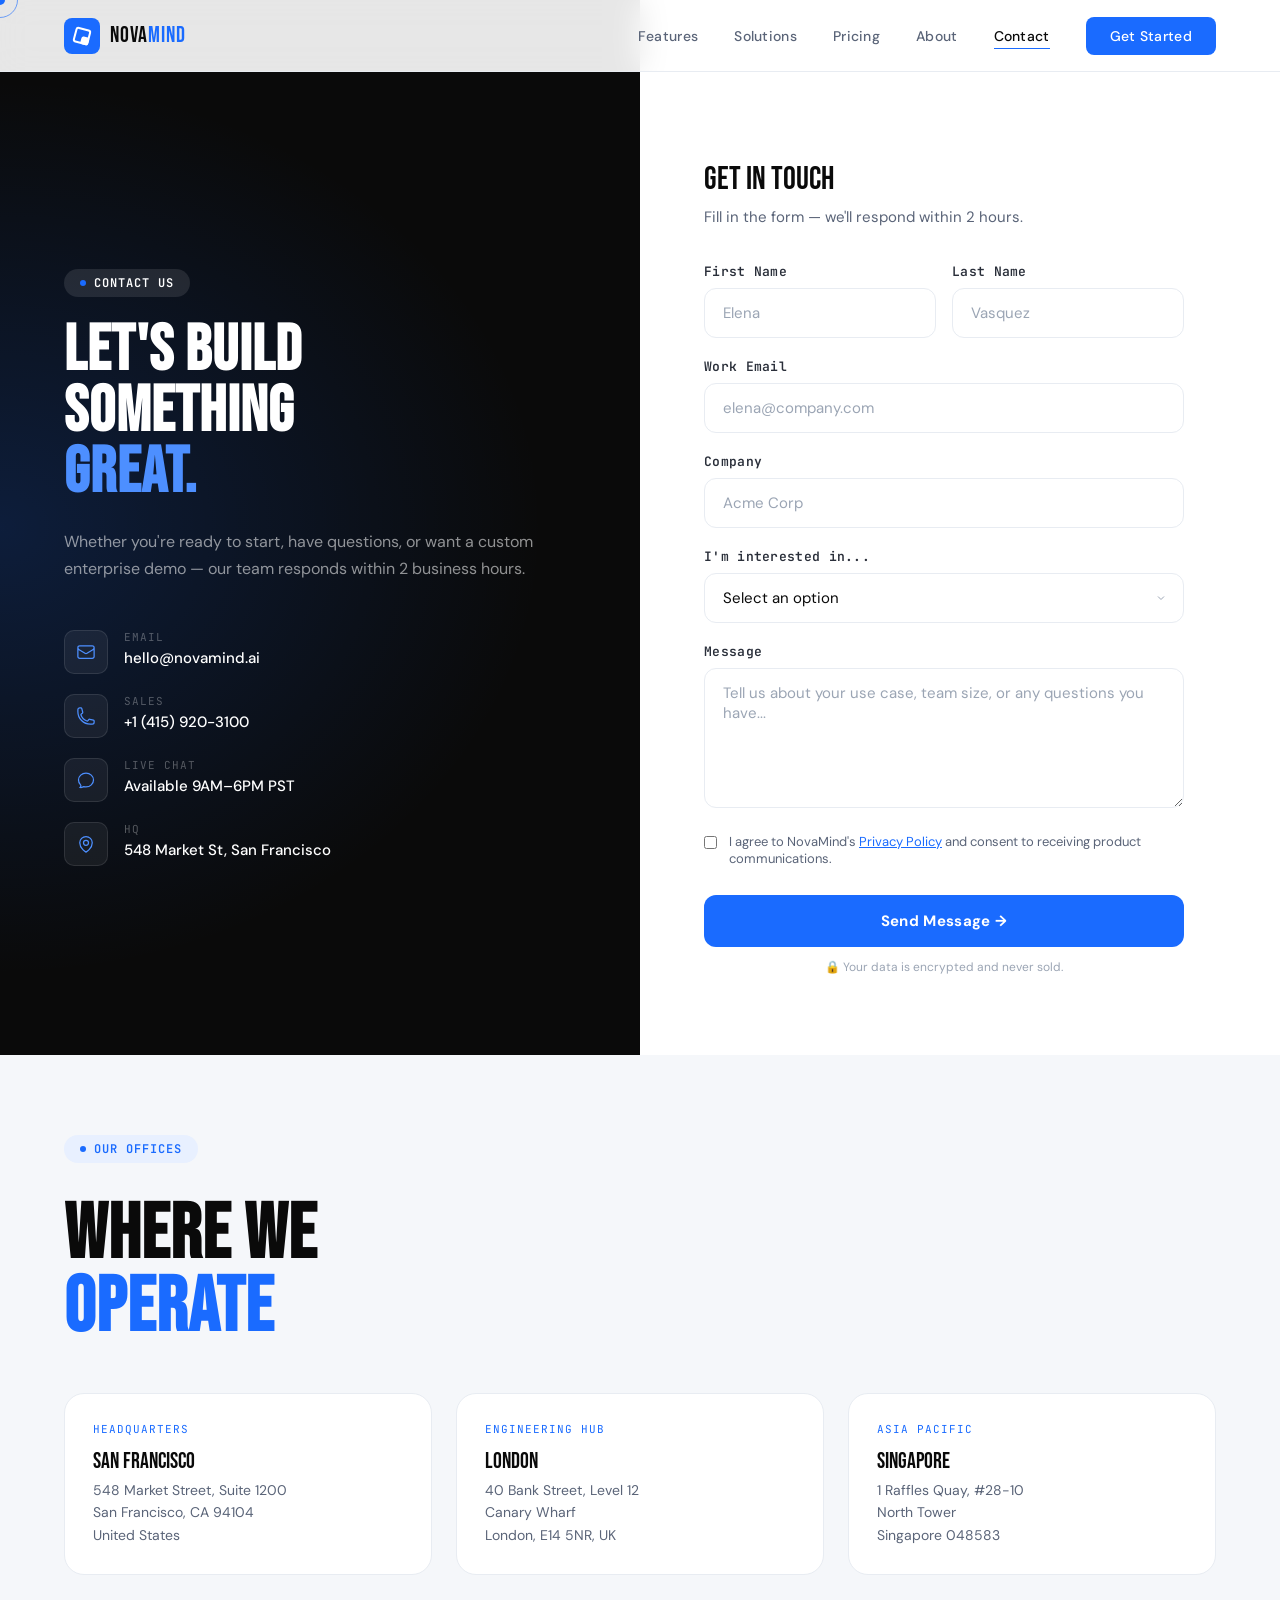
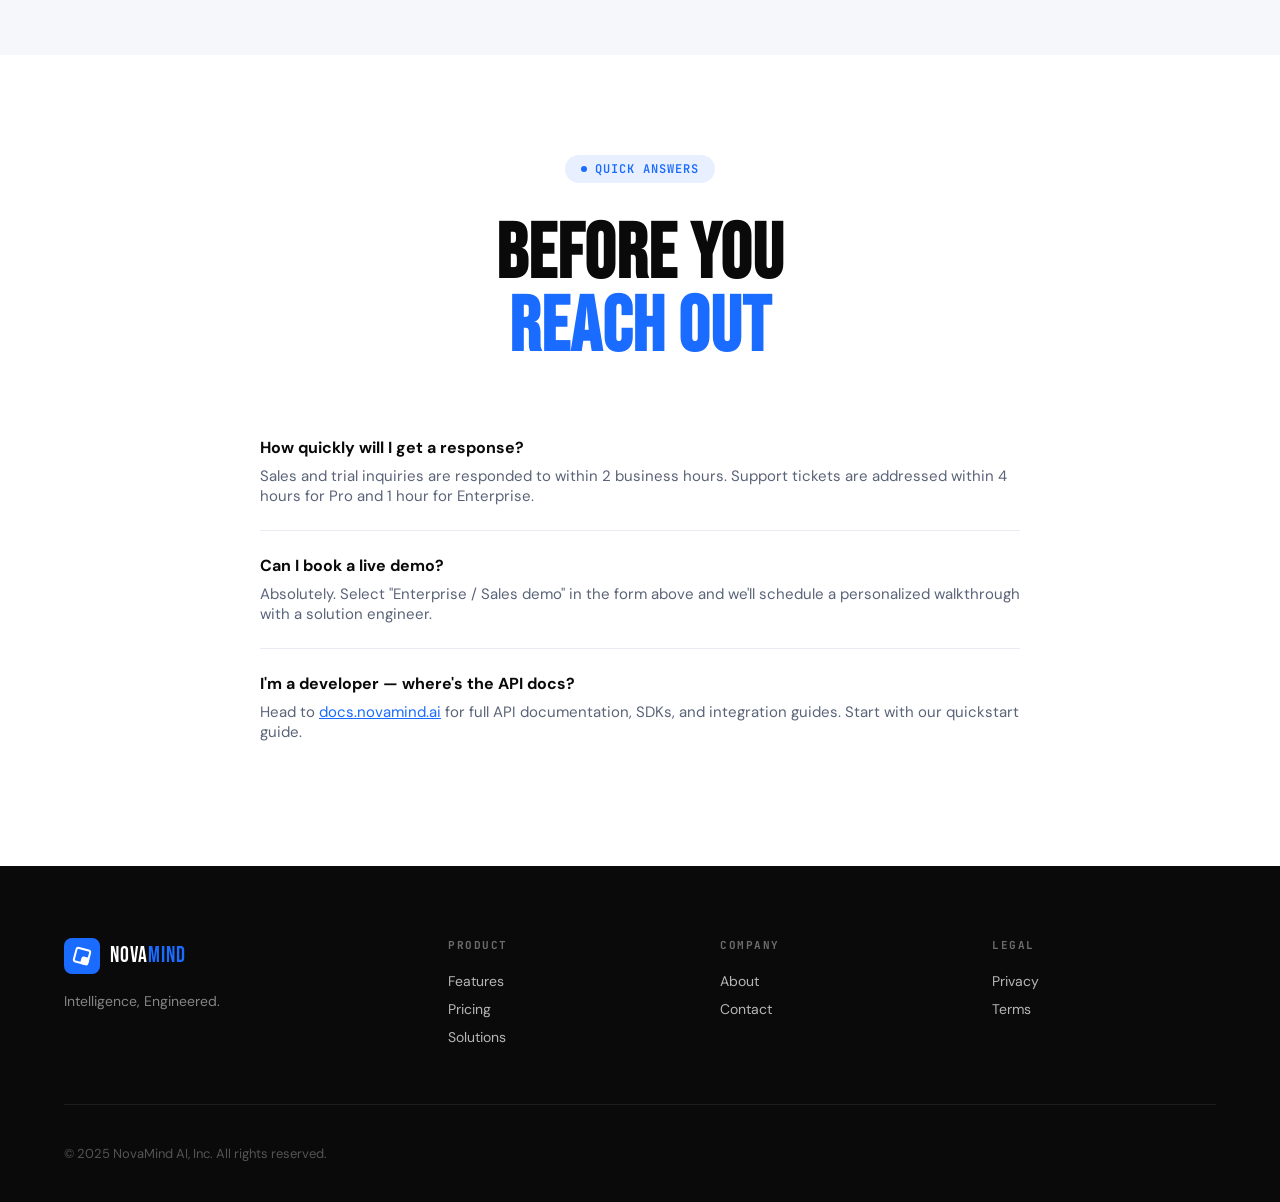
<file: contact.html>
<!DOCTYPE html>
<html lang="en">
<head>
  <meta charset="UTF-8" />
  <meta name="viewport" content="width=device-width, initial-scale=1.0" />
  <title>Contact — NovaMind AI</title>
  <meta name="description" content="Get in touch with NovaMind AI. Start your free trial, talk to sales, or get support." />
  <link rel="stylesheet" href="shared.css" />
  <style>
    .contact-layout {
      display: grid;
      grid-template-columns: 1fr 1fr;
      min-height: 100vh;
    }

    /* Left panel */
    .contact-left {
      background: var(--black);
      padding: 160px 64px 80px;
      position: relative; overflow: hidden;
      display: flex; flex-direction: column; justify-content: center;
    }
    .contact-left::before {
      content: '';
      position: absolute; inset: 0;
      background: radial-gradient(ellipse at 0% 50%, rgba(26,107,255,0.2) 0%, transparent 60%);
    }
    .contact-left-inner { position: relative; z-index: 2; }
    .contact-heading {
      font-family: var(--font-display);
      font-size: clamp(48px, 5vw, 80px);
      color: white;
      line-height: 0.95;
      letter-spacing: 1px;
      margin-bottom: 24px;
    }
    .contact-heading span { color: var(--blue-light); }
    .contact-sub { font-size: 16px; color: rgba(255,255,255,0.55); line-height: 1.7; margin-bottom: 48px; }

    .contact-methods { display: flex; flex-direction: column; gap: 20px; }
    .contact-method {
      display: flex; align-items: flex-start; gap: 16px;
    }
    .contact-method-icon {
      width: 44px; height: 44px; flex-shrink: 0;
      background: rgba(255,255,255,0.06);
      border: 1px solid rgba(255,255,255,0.1);
      border-radius: 10px;
      display: flex; align-items: center; justify-content: center;
    }
    .contact-method-icon svg { width: 20px; height: 20px; stroke: var(--blue-light); }
    .contact-method-label {
      font-size: 11px;
      font-family: var(--font-mono);
      color: rgba(255,255,255,0.3);
      letter-spacing: 1px;
      text-transform: uppercase;
      margin-bottom: 4px;
    }
    .contact-method-value {
      font-size: 15px;
      color: white;
      font-weight: 500;
    }

    /* Right panel */
    .contact-right {
      background: var(--white);
      padding: 160px 64px 80px;
      display: flex; align-items: center;
    }
    .contact-form-wrap { width: 100%; max-width: 480px; }
    .contact-form-title {
      font-family: var(--font-display);
      font-size: 32px;
      margin-bottom: 8px;
    }
    .contact-form-sub { font-size: 15px; color: var(--gray-600); margin-bottom: 36px; }

    .form-row { margin-bottom: 20px; }
    .form-label {
      display: block;
      font-size: 13px;
      font-weight: 600;
      color: var(--gray-800);
      margin-bottom: 8px;
      font-family: var(--font-mono);
      letter-spacing: 0.3px;
    }
    .form-grid-2 { display: grid; grid-template-columns: 1fr 1fr; gap: 16px; }

    .form-select {
      width: 100%;
      padding: 14px 18px;
      border: 1.5px solid var(--gray-200);
      border-radius: var(--radius);
      font-family: var(--font-body);
      font-size: 15px;
      color: var(--black);
      background: var(--white);
      outline: none;
      cursor: none;
      -webkit-appearance: none;
      appearance: none;
      background-image: url("data:image/svg+xml,%3Csvg xmlns='http://www.w3.org/2000/svg' width='12' height='12' viewBox='0 0 24 24' fill='none' stroke='%239ba5b4' stroke-width='2'%3E%3Cpath d='M6 9l6 6 6-6'/%3E%3C/svg%3E");
      background-repeat: no-repeat;
      background-position: right 16px center;
      transition: border-color var(--transition), box-shadow var(--transition);
    }
    .form-select:focus {
      border-color: var(--blue-core);
      box-shadow: 0 0 0 4px rgba(26,107,255,0.1);
    }

    .form-submit {
      width: 100%;
      padding: 16px;
      background: var(--blue-core);
      color: white;
      border: none;
      border-radius: var(--radius);
      font-family: var(--font-body);
      font-size: 15px;
      font-weight: 700;
      cursor: none;
      transition: all var(--transition);
      letter-spacing: 0.3px;
    }
    .form-submit:hover {
      background: var(--blue-light);
      transform: translateY(-2px);
      box-shadow: 0 12px 32px rgba(26,107,255,0.3);
    }

    /* Success state */
    .form-success {
      display: none;
      text-align: center;
      padding: 48px 24px;
    }
    .success-icon {
      width: 80px; height: 80px;
      background: var(--blue-pale);
      border-radius: 50%;
      display: flex; align-items: center; justify-content: center;
      margin: 0 auto 24px;
      font-size: 36px;
    }
    .success-title { font-family: var(--font-display); font-size: 32px; margin-bottom: 10px; }
    .success-sub { font-size: 15px; color: var(--gray-600); line-height: 1.7; }

    /* Offices */
    .offices-section { padding: 80px 5%; background: var(--gray-100); }
    .offices-grid { display: grid; grid-template-columns: repeat(3,1fr); gap: 24px; margin-top: 48px; }
    .office-card {
      padding: 28px;
      background: white;
      border: 1px solid var(--gray-200);
      border-radius: var(--radius-lg);
    }
    .office-city { font-family: var(--font-display); font-size: 22px; margin-bottom: 4px; }
    .office-type { font-size: 11px; font-family: var(--font-mono); color: var(--blue-core); letter-spacing: 1px; text-transform: uppercase; margin-bottom: 12px; }
    .office-addr { font-size: 14px; color: var(--gray-600); line-height: 1.6; }

    @media (max-width: 900px) {
      .contact-layout { grid-template-columns: 1fr; }
      .contact-left { padding: 140px 5% 60px; }
      .contact-right { padding: 60px 5% 80px; }
      .offices-grid { grid-template-columns: 1fr; }
      .form-grid-2 { grid-template-columns: 1fr; }
    }
  </style>
</head>
<body>
  <div id="cursor"></div>
  <div id="cursor-ring"></div>

  <nav>
    <a href="index.html" class="nav-logo">
      <div class="nav-logo-icon"></div>
      <span class="nav-logo-text">Nova<span>Mind</span></span>
    </a>
    <div class="nav-links">
      <a href="features.html">Features</a>
      <a href="solutions.html">Solutions</a>
      <a href="pricing.html">Pricing</a>
      <a href="about.html">About</a>
      <a href="contact.html">Contact</a>
      <a href="contact.html" class="btn-nav">Get Started</a>
    </div>
    <button class="nav-hamburger" aria-label="Menu"><span></span><span></span><span></span></button>
  </nav>

  <!-- CONTACT LAYOUT -->
  <div class="contact-layout">
    <!-- LEFT -->
    <div class="contact-left">
      <div class="contact-left-inner reveal">
        <div class="section-label" style="background:rgba(255,255,255,0.1);color:white;margin-bottom:24px">Contact Us</div>
        <h1 class="contact-heading">LET'S BUILD<br>SOMETHING<br><span>GREAT.</span></h1>
        <p class="contact-sub">Whether you're ready to start, have questions, or want a custom enterprise demo — our team responds within 2 business hours.</p>

        <div class="contact-methods">
          <div class="contact-method">
            <div class="contact-method-icon">
              <svg fill="none" stroke="currentColor" stroke-width="1.5" viewBox="0 0 24 24"><path d="M21.75 6.75v10.5a2.25 2.25 0 01-2.25 2.25h-15a2.25 2.25 0 01-2.25-2.25V6.75m19.5 0A2.25 2.25 0 0019.5 4.5h-15a2.25 2.25 0 00-2.25 2.25m19.5 0v.243a2.25 2.25 0 01-1.07 1.916l-7.5 4.615a2.25 2.25 0 01-2.36 0L3.32 8.91a2.25 2.25 0 01-1.07-1.916V6.75"/></svg>
            </div>
            <div>
              <div class="contact-method-label">Email</div>
              <div class="contact-method-value">hello@novamind.ai</div>
            </div>
          </div>
          <div class="contact-method">
            <div class="contact-method-icon">
              <svg fill="none" stroke="currentColor" stroke-width="1.5" viewBox="0 0 24 24"><path d="M2.25 6.75c0 8.284 6.716 15 15 15h2.25a2.25 2.25 0 002.25-2.25v-1.372c0-.516-.351-.966-.852-1.091l-4.423-1.106c-.44-.11-.902.055-1.173.417l-.97 1.293c-.282.376-.769.542-1.21.38a12.035 12.035 0 01-7.143-7.143c-.162-.441.004-.928.38-1.21l1.293-.97c.363-.271.527-.734.417-1.173L6.963 3.102a1.125 1.125 0 00-1.091-.852H4.5A2.25 2.25 0 002.25 4.5v2.25z"/></svg>
            </div>
            <div>
              <div class="contact-method-label">Sales</div>
              <div class="contact-method-value">+1 (415) 920-3100</div>
            </div>
          </div>
          <div class="contact-method">
            <div class="contact-method-icon">
              <svg fill="none" stroke="currentColor" stroke-width="1.5" viewBox="0 0 24 24"><path d="M12 20.25c4.97 0 9-3.694 9-8.25s-4.03-8.25-9-8.25S3 7.444 3 12c0 2.104.859 4.023 2.273 5.48.432.447.74 1.04.586 1.641a4.483 4.483 0 01-.923 1.785A5.969 5.969 0 006 21c1.282 0 2.47-.402 3.445-1.087.81.22 1.668.337 2.555.337z"/></svg>
            </div>
            <div>
              <div class="contact-method-label">Live Chat</div>
              <div class="contact-method-value">Available 9AM–6PM PST</div>
            </div>
          </div>
          <div class="contact-method">
            <div class="contact-method-icon">
              <svg fill="none" stroke="currentColor" stroke-width="1.5" viewBox="0 0 24 24"><path d="M15 10.5a3 3 0 11-6 0 3 3 0 016 0z"/><path d="M19.5 10.5c0 7.142-7.5 11.25-7.5 11.25S4.5 17.642 4.5 10.5a7.5 7.5 0 1115 0z"/></svg>
            </div>
            <div>
              <div class="contact-method-label">HQ</div>
              <div class="contact-method-value">548 Market St, San Francisco</div>
            </div>
          </div>
        </div>
      </div>
    </div>

    <!-- RIGHT -->
    <div class="contact-right">
      <div class="contact-form-wrap">
        <!-- Form -->
        <div id="contactForm">
          <div class="contact-form-title">GET IN TOUCH</div>
          <p class="contact-form-sub">Fill in the form — we'll respond within 2 hours.</p>

          <div class="form-row form-grid-2">
            <div>
              <label class="form-label">First Name</label>
              <input type="text" class="input-field" placeholder="Elena" id="firstName" />
            </div>
            <div>
              <label class="form-label">Last Name</label>
              <input type="text" class="input-field" placeholder="Vasquez" id="lastName" />
            </div>
          </div>
          <div class="form-row">
            <label class="form-label">Work Email</label>
            <input type="email" class="input-field" placeholder="elena@company.com" id="email" />
          </div>
          <div class="form-row">
            <label class="form-label">Company</label>
            <input type="text" class="input-field" placeholder="Acme Corp" id="company" />
          </div>
          <div class="form-row">
            <label class="form-label">I'm interested in...</label>
            <select class="form-select" id="intent">
              <option value="">Select an option</option>
              <option>Starting a free trial</option>
              <option>Enterprise / Sales demo</option>
              <option>Technical integration help</option>
              <option>Partnerships</option>
              <option>General inquiry</option>
              <option>Careers</option>
            </select>
          </div>
          <div class="form-row">
            <label class="form-label">Message</label>
            <textarea class="input-field" placeholder="Tell us about your use case, team size, or any questions you have..." id="message"></textarea>
          </div>
          <div class="form-row" style="display:flex;align-items:flex-start;gap:12px;margin-bottom:28px">
            <input type="checkbox" id="agree" style="margin-top:3px;accent-color:var(--blue-core);" />
            <label for="agree" style="font-size:13px;color:var(--gray-600);cursor:none">
              I agree to NovaMind's <a href="#" style="color:var(--blue-core)">Privacy Policy</a> and consent to receiving product communications.
            </label>
          </div>
          <button class="form-submit" id="submitBtn" onclick="handleSubmit(event)">
            Send Message →
          </button>
          <p style="font-size:12px;color:var(--gray-400);margin-top:12px;text-align:center">🔒 Your data is encrypted and never sold.</p>
        </div>

        <!-- Success -->
        <div class="form-success" id="formSuccess">
          <div class="success-icon">✓</div>
          <div class="success-title">MESSAGE SENT!</div>
          <p class="success-sub">Thanks for reaching out. Our team will get back to you within 2 business hours.<br><br>In the meantime, explore our <a href="features.html" style="color:var(--blue-core)">features</a> or <a href="pricing.html" style="color:var(--blue-core)">pricing</a>.</p>
        </div>
      </div>
    </div>
  </div>

  <!-- OFFICES -->
  <section class="offices-section">
    <div class="container">
      <div class="reveal">
        <div class="section-label">Our Offices</div>
        <h2 class="section-heading" style="margin-top:16px">WHERE WE<br><span>OPERATE</span></h2>
      </div>
      <div class="offices-grid">
        <div class="office-card reveal reveal-delay-1">
          <div class="office-type">Headquarters</div>
          <div class="office-city">SAN FRANCISCO</div>
          <p class="office-addr">548 Market Street, Suite 1200<br>San Francisco, CA 94104<br>United States</p>
        </div>
        <div class="office-card reveal reveal-delay-2">
          <div class="office-type">Engineering Hub</div>
          <div class="office-city">LONDON</div>
          <p class="office-addr">40 Bank Street, Level 12<br>Canary Wharf<br>London, E14 5NR, UK</p>
        </div>
        <div class="office-card reveal reveal-delay-3">
          <div class="office-type">Asia Pacific</div>
          <div class="office-city">SINGAPORE</div>
          <p class="office-addr">1 Raffles Quay, #28-10<br>North Tower<br>Singapore 048583</p>
        </div>
      </div>
    </div>
  </section>

  <!-- FAQ MINI -->
  <section class="section">
    <div class="container" style="max-width:760px;text-align:center">
      <div class="reveal">
        <div class="section-label" style="display:inline-flex">Quick Answers</div>
        <h2 class="section-heading" style="margin:16px auto">BEFORE YOU<br><span>REACH OUT</span></h2>
      </div>
      <div style="text-align:left;margin-top:48px">
        <div style="padding:24px 0;border-bottom:1px solid var(--gray-200)" class="reveal">
          <div style="font-weight:700;margin-bottom:8px">How quickly will I get a response?</div>
          <p style="font-size:15px;color:var(--gray-600)">Sales and trial inquiries are responded to within 2 business hours. Support tickets are addressed within 4 hours for Pro and 1 hour for Enterprise.</p>
        </div>
        <div style="padding:24px 0;border-bottom:1px solid var(--gray-200)" class="reveal">
          <div style="font-weight:700;margin-bottom:8px">Can I book a live demo?</div>
          <p style="font-size:15px;color:var(--gray-600)">Absolutely. Select "Enterprise / Sales demo" in the form above and we'll schedule a personalized walkthrough with a solution engineer.</p>
        </div>
        <div style="padding:24px 0" class="reveal">
          <div style="font-weight:700;margin-bottom:8px">I'm a developer — where's the API docs?</div>
          <p style="font-size:15px;color:var(--gray-600)">Head to <a href="#" style="color:var(--blue-core)">docs.novamind.ai</a> for full API documentation, SDKs, and integration guides. Start with our quickstart guide.</p>
        </div>
      </div>
    </div>
  </section>

  <footer>
    <div class="container">
      <div class="footer-grid">
        <div class="footer-brand"><div class="nav-logo" style="margin-bottom:0"><div class="nav-logo-icon"></div><span class="nav-logo-text" style="color:white">Nova<span>Mind</span></span></div><p>Intelligence, Engineered.</p></div>
        <div class="footer-col"><h4>Product</h4><a href="features.html">Features</a><a href="pricing.html">Pricing</a><a href="solutions.html">Solutions</a></div>
        <div class="footer-col"><h4>Company</h4><a href="about.html">About</a><a href="contact.html">Contact</a></div>
        <div class="footer-col"><h4>Legal</h4><a href="#">Privacy</a><a href="#">Terms</a></div>
      </div>
      <div class="footer-bottom"><span>© 2025 NovaMind AI, Inc. All rights reserved.</span></div>
    </div>
  </footer>

  <script src="shared.js"></script>
  <script>
    function handleSubmit(e) {
      e.preventDefault();
      const first = document.getElementById('firstName').value.trim();
      const email = document.getElementById('email').value.trim();
      const agree = document.getElementById('agree').checked;
      const btn = document.getElementById('submitBtn');

      if (!first || !email) {
        btn.style.background = '#ef4444';
        btn.textContent = 'Please fill required fields';
        setTimeout(() => {
          btn.style.background = '';
          btn.textContent = 'Send Message →';
        }, 2000);
        return;
      }
      if (!agree) {
        btn.style.background = '#ef4444';
        btn.textContent = 'Please accept the privacy policy';
        setTimeout(() => { btn.style.background = ''; btn.textContent = 'Send Message →'; }, 2000);
        return;
      }

      // Animate
      btn.textContent = 'Sending...';
      btn.style.background = 'var(--blue-light)';
      setTimeout(() => {
        document.getElementById('contactForm').style.display = 'none';
        const success = document.getElementById('formSuccess');
        success.style.display = 'block';
        success.style.animation = 'fadeIn 0.5s ease';
      }, 900);
    }
  </script>
  <style>
    @keyframes fadeIn { from { opacity:0; transform:translateY(16px); } to { opacity:1; transform:translateY(0); } }
  </style>
</body>
</html>
</file>
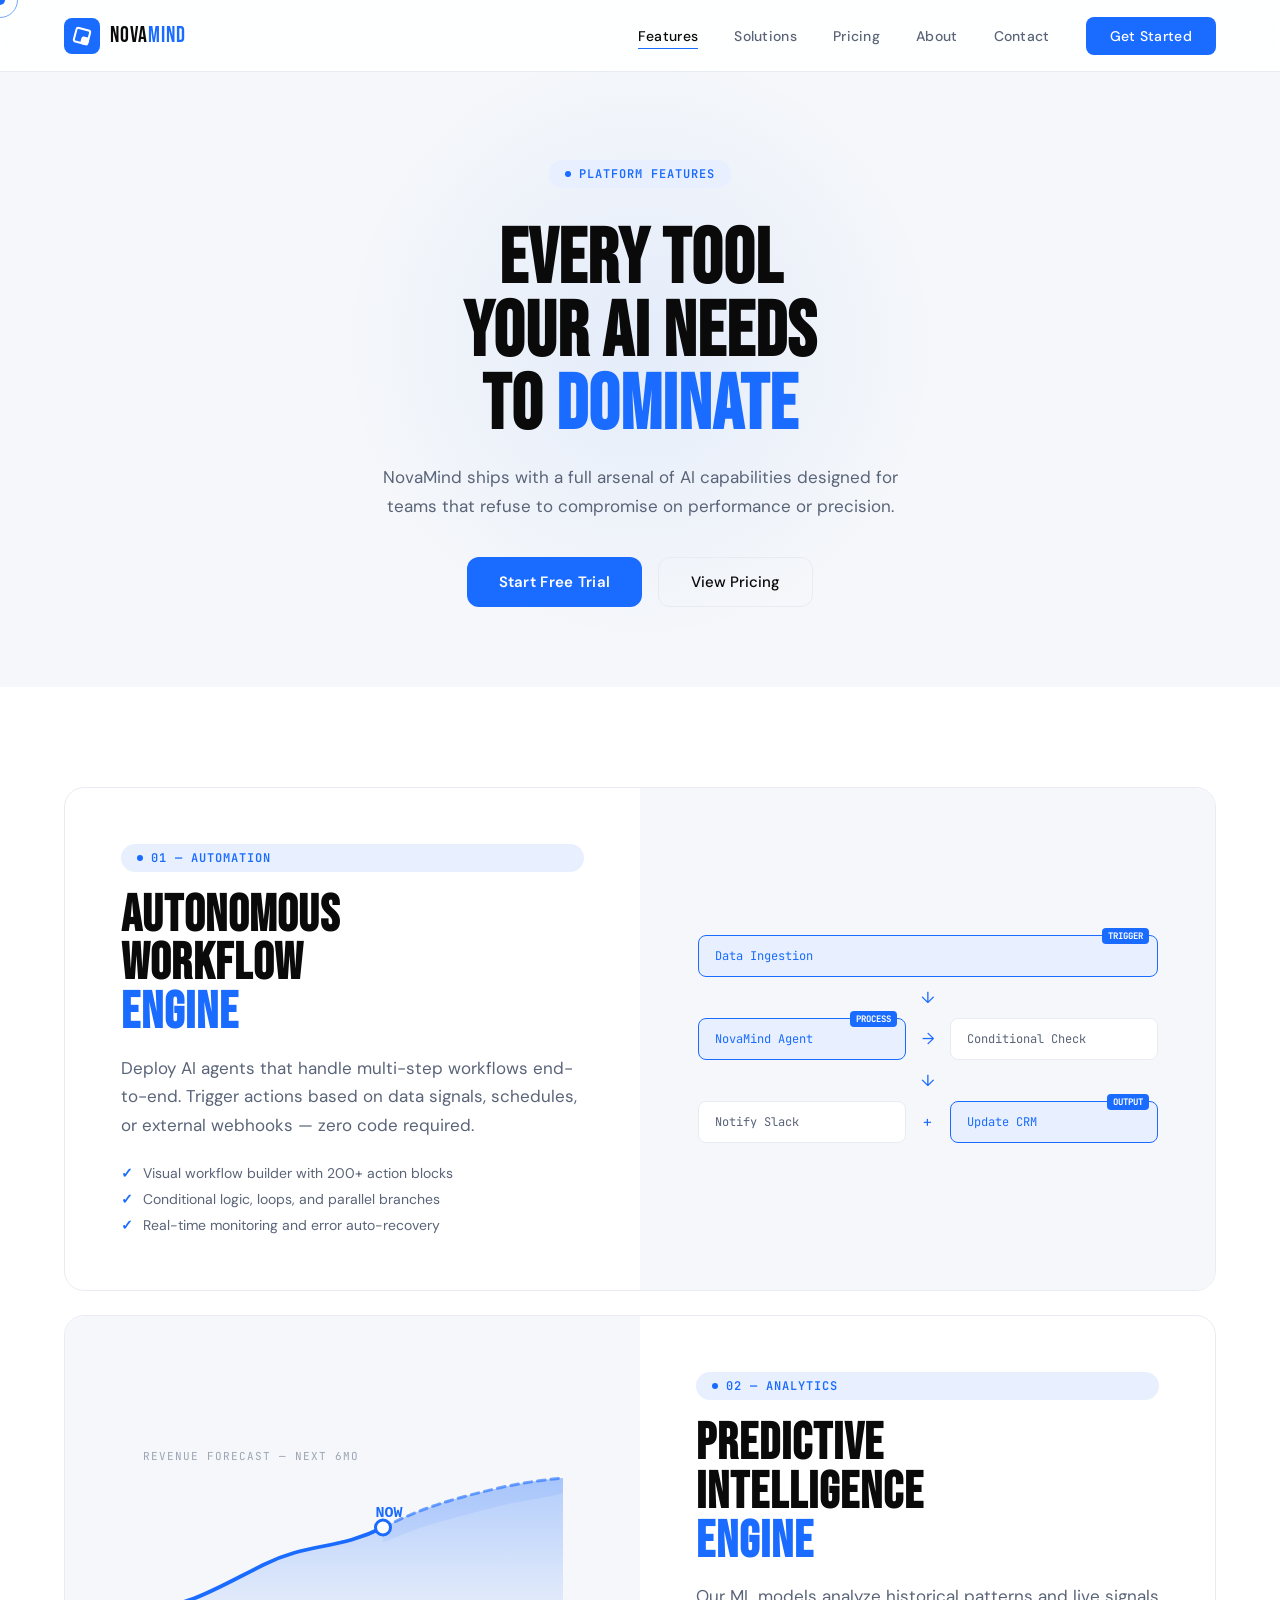
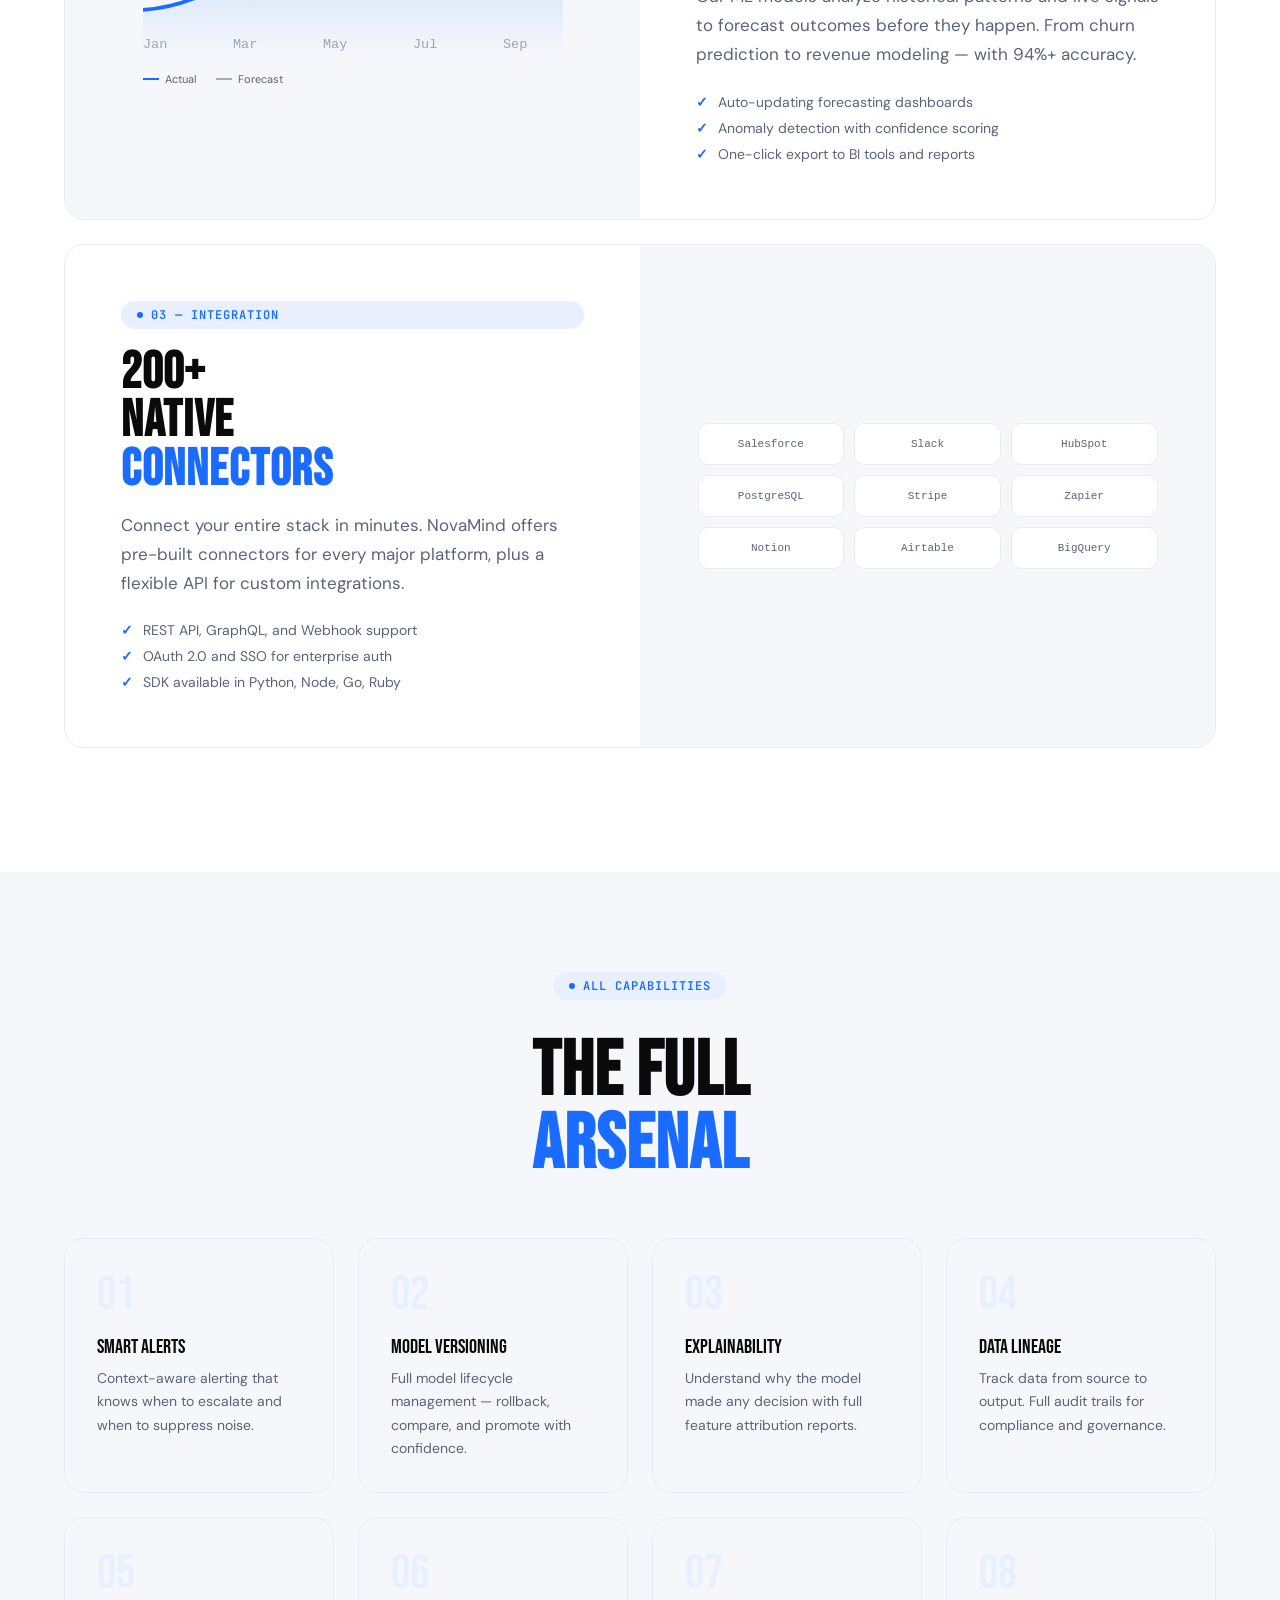
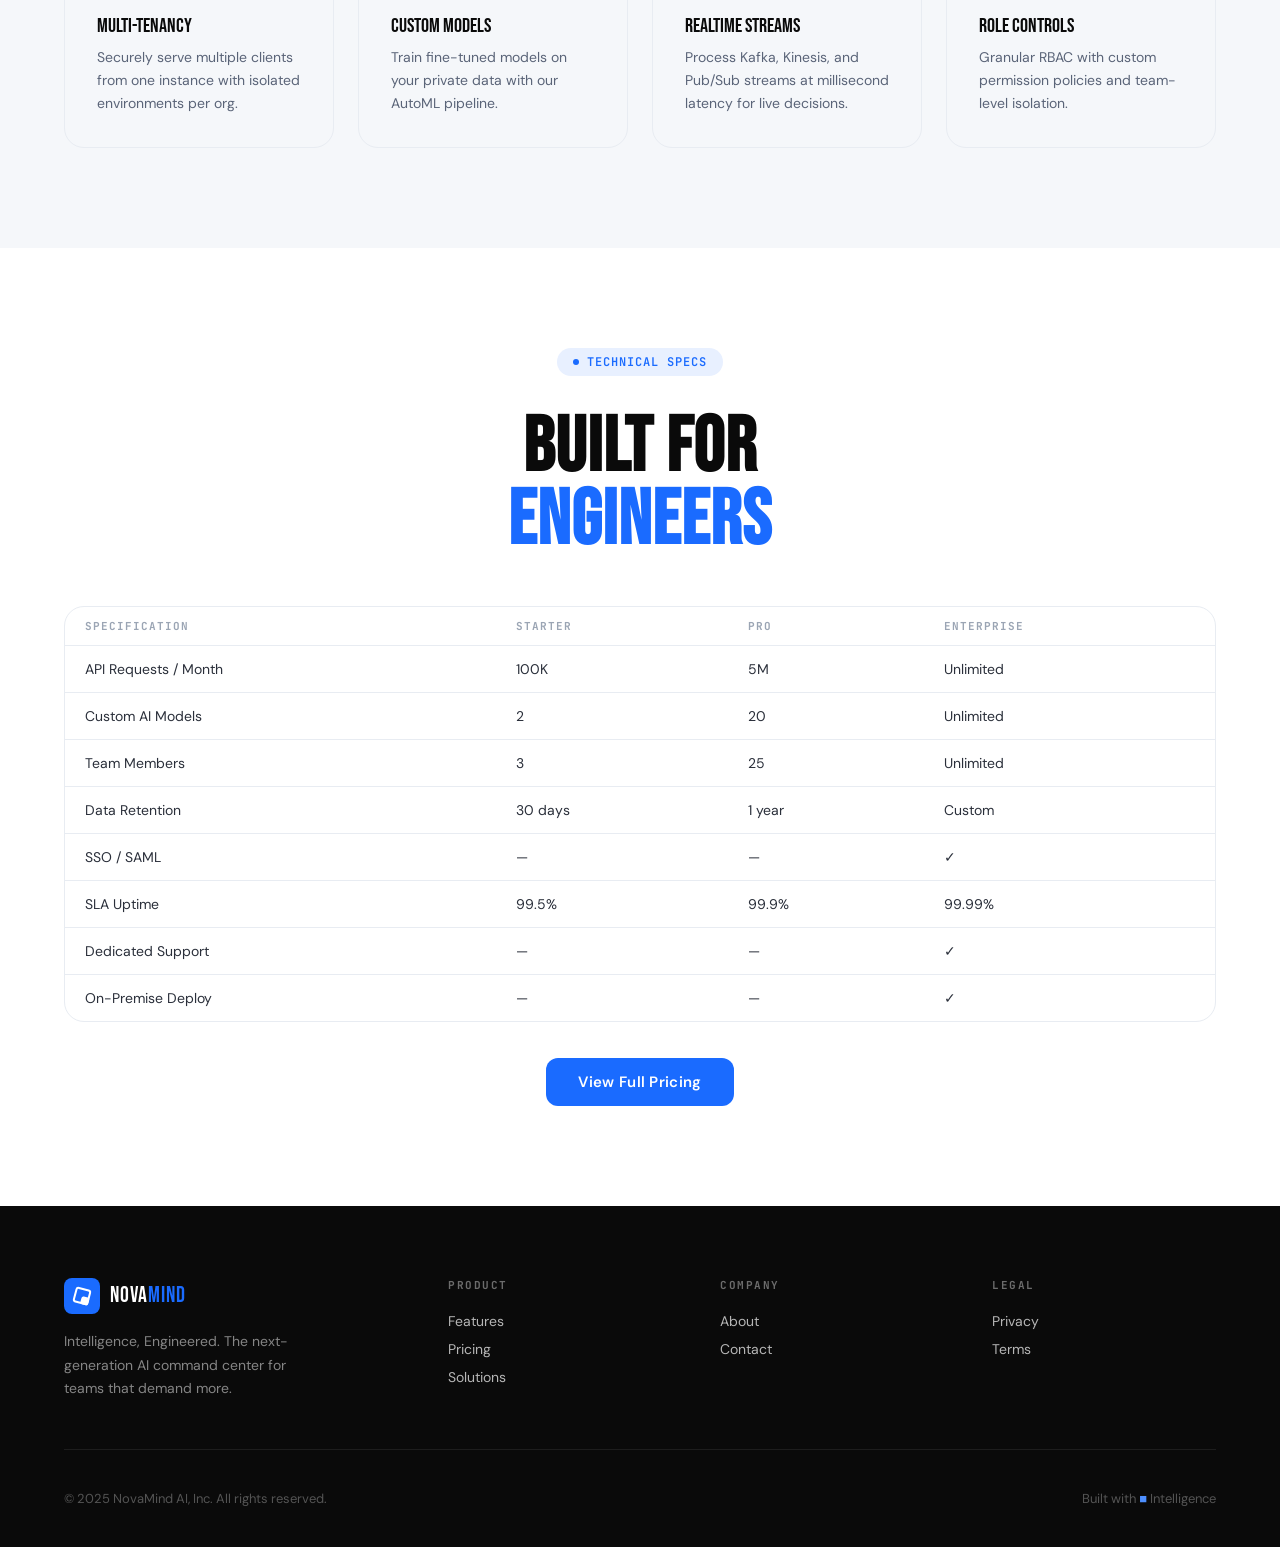
<file: features.html>
<!DOCTYPE html>
<html lang="en">
<head>
  <meta charset="UTF-8" />
  <meta name="viewport" content="width=device-width, initial-scale=1.0" />
  <title>Features — NovaMind AI</title>
  <meta name="description" content="Explore NovaMind AI's full suite of features: automation, analytics, integrations, and real-time intelligence." />
  <link rel="stylesheet" href="shared.css" />
  <style>
    .page-hero {
      padding: 160px 5% 80px;
      background: var(--gray-100);
      text-align: center;
      position: relative; overflow: hidden;
    }
    .page-hero::before {
      content: '';
      position: absolute;
      width: 600px; height: 600px;
      border-radius: 50%;
      background: radial-gradient(circle, rgba(26,107,255,0.08) 0%, transparent 70%);
      top: 50%; left: 50%;
      transform: translate(-50%,-50%);
    }
    .page-hero-content { position: relative; z-index: 2; }

    /* Feature mega cards */
    .feature-mega {
      display: grid;
      grid-template-columns: 1fr 1fr;
      gap: 0;
      border: 1px solid var(--gray-200);
      border-radius: var(--radius-lg);
      overflow: hidden;
      margin-bottom: 24px;
      transition: box-shadow var(--transition);
    }
    .feature-mega:hover { box-shadow: var(--shadow-lg); }
    .feature-mega.reverse { direction: rtl; }
    .feature-mega.reverse > * { direction: ltr; }
    .feature-mega-content {
      padding: 56px;
      display: flex; flex-direction: column; justify-content: center;
    }
    .feature-mega-visual {
      background: var(--gray-100);
      display: flex; align-items: center; justify-content: center;
      min-height: 320px;
      position: relative; overflow: hidden;
    }
    .fv-diagram {
      display: flex; flex-direction: column; gap: 10px;
      width: 80%;
    }
    .fv-row {
      display: flex; align-items: center; gap: 10px;
    }
    .fv-block {
      flex: 1;
      background: white;
      border: 1px solid var(--gray-200);
      border-radius: 8px;
      padding: 12px 16px;
      font-size: 12px;
      font-family: var(--font-mono);
      color: var(--gray-600);
      position: relative;
    }
    .fv-block.active {
      border-color: var(--blue-core);
      background: var(--blue-pale);
      color: var(--blue-core);
    }
    .fv-arrow {
      width: 24px; font-size: 16px; color: var(--blue-core);
      text-align: center; flex-shrink: 0;
    }
    .fv-tag {
      position: absolute; top: -8px; right: 8px;
      background: var(--blue-core); color: white;
      font-size: 9px; font-weight: 700; padding: 2px 6px;
      border-radius: 4px; font-family: var(--font-mono);
    }

    /* Capability grid */
    .capability-item {
      padding: 32px;
      border: 1px solid var(--gray-200);
      border-radius: var(--radius-lg);
      transition: all var(--transition);
      position: relative; overflow: hidden;
    }
    .capability-item::before {
      content: '';
      position: absolute;
      top: 0; left: 0; right: 0; height: 3px;
      background: var(--blue-core);
      transform: scaleX(0);
      transition: transform var(--transition);
    }
    .capability-item:hover { border-color: var(--blue-mid); transform: translateY(-4px); }
    .capability-item:hover::before { transform: scaleX(1); }
    .capability-num {
      font-family: var(--font-display);
      font-size: 48px;
      color: var(--blue-pale);
      line-height: 1;
      margin-bottom: 16px;
    }
    .capability-title { font-family: var(--font-display); font-size: 20px; margin-bottom: 8px; }
    .capability-text { font-size: 14px; color: var(--gray-600); line-height: 1.65; }

    /* Spec table */
    .spec-table { width: 100%; border-collapse: collapse; }
    .spec-table th {
      text-align: left;
      font-family: var(--font-mono);
      font-size: 11px;
      letter-spacing: 1px;
      text-transform: uppercase;
      color: var(--gray-400);
      padding: 12px 20px;
      border-bottom: 1px solid var(--gray-200);
    }
    .spec-table td {
      padding: 14px 20px;
      font-size: 14px;
      border-bottom: 1px solid var(--gray-200);
      color: var(--gray-800);
    }
    .spec-table tr:last-child td { border-bottom: none; }
    .spec-table tr:hover td { background: var(--blue-pale); }
    .spec-check { color: var(--blue-core); font-size: 18px; }
    .spec-x { color: var(--gray-300); }

    @media (max-width: 768px) {
      .feature-mega { grid-template-columns: 1fr; }
      .feature-mega.reverse { direction: ltr; }
      .feature-mega-content { padding: 36px 24px; }
    }
  </style>
</head>
<body>
  <div id="cursor"></div>
  <div id="cursor-ring"></div>

  <nav>
    <a href="index.html" class="nav-logo">
      <div class="nav-logo-icon"></div>
      <span class="nav-logo-text">Nova<span>Mind</span></span>
    </a>
    <div class="nav-links">
      <a href="features.html">Features</a>
      <a href="solutions.html">Solutions</a>
      <a href="pricing.html">Pricing</a>
      <a href="about.html">About</a>
      <a href="contact.html">Contact</a>
      <a href="contact.html" class="btn-nav">Get Started</a>
    </div>
    <button class="nav-hamburger" aria-label="Menu">
      <span></span><span></span><span></span>
    </button>
  </nav>

  <!-- PAGE HERO -->
  <section class="page-hero">
    <div class="page-hero-content reveal">
      <div class="section-label" style="justify-content:center;display:inline-flex">Platform Features</div>
      <h1 class="section-heading" style="margin:16px auto;max-width:700px">EVERY TOOL<br>YOUR AI NEEDS<br>TO <span>DOMINATE</span></h1>
      <p class="section-sub" style="margin:20px auto 36px;text-align:center">NovaMind ships with a full arsenal of AI capabilities designed for teams that refuse to compromise on performance or precision.</p>
      <div style="display:flex;justify-content:center;gap:16px;flex-wrap:wrap">
        <a href="contact.html" class="btn-primary">Start Free Trial</a>
        <a href="pricing.html" class="btn-outline">View Pricing</a>
      </div>
    </div>
  </section>

  <!-- FEATURE MEGAS -->
  <section class="section">
    <div class="container">

      <!-- Automation -->
      <div class="feature-mega reveal">
        <div class="feature-mega-content">
          <div class="section-label">01 — Automation</div>
          <h2 class="section-heading" style="font-size:clamp(36px,4vw,60px)">AUTONOMOUS<br>WORKFLOW<br><span>ENGINE</span></h2>
          <p class="section-sub" style="margin:16px 0">Deploy AI agents that handle multi-step workflows end-to-end. Trigger actions based on data signals, schedules, or external webhooks — zero code required.</p>
          <ul style="list-style:none;margin-top:8px">
            <li style="display:flex;align-items:center;gap:10px;margin-bottom:8px;font-size:14px;color:var(--gray-600)"><span style="color:var(--blue-core);font-weight:700">✓</span> Visual workflow builder with 200+ action blocks</li>
            <li style="display:flex;align-items:center;gap:10px;margin-bottom:8px;font-size:14px;color:var(--gray-600)"><span style="color:var(--blue-core);font-weight:700">✓</span> Conditional logic, loops, and parallel branches</li>
            <li style="display:flex;align-items:center;gap:10px;font-size:14px;color:var(--gray-600)"><span style="color:var(--blue-core);font-weight:700">✓</span> Real-time monitoring and error auto-recovery</li>
          </ul>
        </div>
        <div class="feature-mega-visual">
          <div class="fv-diagram">
            <div class="fv-row">
              <div class="fv-block active">Data Ingestion<div class="fv-tag">TRIGGER</div></div>
            </div>
            <div class="fv-row" style="justify-content:center"><div class="fv-arrow">↓</div></div>
            <div class="fv-row">
              <div class="fv-block active">NovaMind Agent<div class="fv-tag">PROCESS</div></div>
              <div class="fv-arrow">→</div>
              <div class="fv-block">Conditional Check</div>
            </div>
            <div class="fv-row" style="justify-content:center"><div class="fv-arrow">↓</div></div>
            <div class="fv-row">
              <div class="fv-block">Notify Slack</div>
              <div class="fv-arrow">+</div>
              <div class="fv-block active">Update CRM<div class="fv-tag">OUTPUT</div></div>
            </div>
          </div>
        </div>
      </div>

      <!-- Analytics -->
      <div class="feature-mega reverse reveal">
        <div class="feature-mega-content">
          <div class="section-label">02 — Analytics</div>
          <h2 class="section-heading" style="font-size:clamp(36px,4vw,60px)">PREDICTIVE<br>INTELLIGENCE<br><span>ENGINE</span></h2>
          <p class="section-sub" style="margin:16px 0">Our ML models analyze historical patterns and live signals to forecast outcomes before they happen. From churn prediction to revenue modeling — with 94%+ accuracy.</p>
          <ul style="list-style:none;margin-top:8px">
            <li style="display:flex;align-items:center;gap:10px;margin-bottom:8px;font-size:14px;color:var(--gray-600)"><span style="color:var(--blue-core);font-weight:700">✓</span> Auto-updating forecasting dashboards</li>
            <li style="display:flex;align-items:center;gap:10px;margin-bottom:8px;font-size:14px;color:var(--gray-600)"><span style="color:var(--blue-core);font-weight:700">✓</span> Anomaly detection with confidence scoring</li>
            <li style="display:flex;align-items:center;gap:10px;font-size:14px;color:var(--gray-600)"><span style="color:var(--blue-core);font-weight:700">✓</span> One-click export to BI tools and reports</li>
          </ul>
        </div>
        <div class="feature-mega-visual">
          <div style="width:80%;padding:20px">
            <div style="font-size:11px;font-family:var(--font-mono);color:var(--gray-400);letter-spacing:1px;margin-bottom:12px;text-transform:uppercase">Revenue Forecast — Next 6mo</div>
            <svg viewBox="0 0 280 120" fill="none" xmlns="http://www.w3.org/2000/svg" style="width:100%">
              <defs>
                <linearGradient id="fg1" x1="0" y1="0" x2="0" y2="1">
                  <stop offset="0%" stop-color="#1a6bff" stop-opacity="0.3"/>
                  <stop offset="100%" stop-color="#1a6bff" stop-opacity="0"/>
                </linearGradient>
              </defs>
              <!-- Actual -->
              <path d="M0 90 C30 88 50 75 80 60 C110 45 130 50 160 35" stroke="#1a6bff" stroke-width="2.5" fill="none" stroke-linecap="round"/>
              <!-- Predicted (dashed) -->
              <path d="M160 35 C190 20 210 15 240 8 C260 4 270 3 280 2" stroke="#1a6bff" stroke-width="2" fill="none" stroke-dasharray="5,4" stroke-linecap="round" opacity="0.6"/>
              <!-- Fill -->
              <path d="M0 90 C30 88 50 75 80 60 C110 45 130 50 160 35 C190 20 210 15 240 8 C260 4 270 3 280 2 L280 120 L0 120 Z" fill="url(#fg1)"/>
              <!-- Confidence band -->
              <path d="M160 45 C190 32 210 28 240 20 C260 16 270 15 280 12 L280 2 C270 3 260 4 240 8 C210 15 190 20 160 35 Z" fill="rgba(26,107,255,0.08)"/>
              <!-- Dots -->
              <circle cx="160" cy="35" r="5" fill="white" stroke="#1a6bff" stroke-width="2"/>
              <!-- Labels -->
              <text x="0" y="115" fill="#9ba5b4" font-size="9" font-family="monospace">Jan</text>
              <text x="60" y="115" fill="#9ba5b4" font-size="9" font-family="monospace">Mar</text>
              <text x="120" y="115" fill="#9ba5b4" font-size="9" font-family="monospace">May</text>
              <text x="180" y="115" fill="#9ba5b4" font-size="9" font-family="monospace">Jul</text>
              <text x="240" y="115" fill="#9ba5b4" font-size="9" font-family="monospace">Sep</text>
              <text x="155" y="28" fill="#1a6bff" font-size="10" font-family="monospace" font-weight="bold">NOW</text>
            </svg>
            <div style="display:flex;gap:20px;margin-top:12px">
              <div style="display:flex;align-items:center;gap:6px;font-size:11px;color:var(--gray-600)">
                <div style="width:16px;height:2px;background:var(--blue-core)"></div> Actual
              </div>
              <div style="display:flex;align-items:center;gap:6px;font-size:11px;color:var(--gray-600)">
                <div style="width:16px;height:2px;background:var(--blue-core);opacity:0.5;border-top:1px dashed"></div> Forecast
              </div>
            </div>
          </div>
        </div>
      </div>

      <!-- Integration -->
      <div class="feature-mega reveal">
        <div class="feature-mega-content">
          <div class="section-label">03 — Integration</div>
          <h2 class="section-heading" style="font-size:clamp(36px,4vw,60px)">200+<br>NATIVE<br><span>CONNECTORS</span></h2>
          <p class="section-sub" style="margin:16px 0">Connect your entire stack in minutes. NovaMind offers pre-built connectors for every major platform, plus a flexible API for custom integrations.</p>
          <ul style="list-style:none;margin-top:8px">
            <li style="display:flex;align-items:center;gap:10px;margin-bottom:8px;font-size:14px;color:var(--gray-600)"><span style="color:var(--blue-core);font-weight:700">✓</span> REST API, GraphQL, and Webhook support</li>
            <li style="display:flex;align-items:center;gap:10px;margin-bottom:8px;font-size:14px;color:var(--gray-600)"><span style="color:var(--blue-core);font-weight:700">✓</span> OAuth 2.0 and SSO for enterprise auth</li>
            <li style="display:flex;align-items:center;gap:10px;font-size:14px;color:var(--gray-600)"><span style="color:var(--blue-core);font-weight:700">✓</span> SDK available in Python, Node, Go, Ruby</li>
          </ul>
        </div>
        <div class="feature-mega-visual">
          <div style="width:80%;display:grid;grid-template-columns:repeat(3,1fr);gap:10px">
            {['Salesforce','Slack','HubSpot','PostgreSQL','Stripe','Zapier','Notion','Airtable','BigQuery'].map(n => `
            <div style="background:white;border:1px solid var(--gray-200);border-radius:10px;padding:14px 10px;text-align:center;font-size:11px;font-family:var(--font-mono);color:var(--gray-600);">${n}</div>
            `).join('')}
          </div>
        </div>
      </div>

    </div>
  </section>

  <!-- CAPABILITIES GRID -->
  <section class="section" style="background:var(--gray-100)">
    <div class="container">
      <div style="text-align:center;margin-bottom:56px" class="reveal">
        <div class="section-label" style="display:inline-flex">All Capabilities</div>
        <h2 class="section-heading" style="margin-top:16px">THE FULL<br><span>ARSENAL</span></h2>
      </div>
      <div class="grid-4">
        <div class="capability-item reveal reveal-delay-1">
          <div class="capability-num">01</div>
          <div class="capability-title">SMART ALERTS</div>
          <p class="capability-text">Context-aware alerting that knows when to escalate and when to suppress noise.</p>
        </div>
        <div class="capability-item reveal reveal-delay-2">
          <div class="capability-num">02</div>
          <div class="capability-title">MODEL VERSIONING</div>
          <p class="capability-text">Full model lifecycle management — rollback, compare, and promote with confidence.</p>
        </div>
        <div class="capability-item reveal reveal-delay-3">
          <div class="capability-num">03</div>
          <div class="capability-title">EXPLAINABILITY</div>
          <p class="capability-text">Understand why the model made any decision with full feature attribution reports.</p>
        </div>
        <div class="capability-item reveal reveal-delay-4">
          <div class="capability-num">04</div>
          <div class="capability-title">DATA LINEAGE</div>
          <p class="capability-text">Track data from source to output. Full audit trails for compliance and governance.</p>
        </div>
        <div class="capability-item reveal reveal-delay-1">
          <div class="capability-num">05</div>
          <div class="capability-title">MULTI-TENANCY</div>
          <p class="capability-text">Securely serve multiple clients from one instance with isolated environments per org.</p>
        </div>
        <div class="capability-item reveal reveal-delay-2">
          <div class="capability-num">06</div>
          <div class="capability-title">CUSTOM MODELS</div>
          <p class="capability-text">Train fine-tuned models on your private data with our AutoML pipeline.</p>
        </div>
        <div class="capability-item reveal reveal-delay-3">
          <div class="capability-num">07</div>
          <div class="capability-title">REALTIME STREAMS</div>
          <p class="capability-text">Process Kafka, Kinesis, and Pub/Sub streams at millisecond latency for live decisions.</p>
        </div>
        <div class="capability-item reveal reveal-delay-4">
          <div class="capability-num">08</div>
          <div class="capability-title">ROLE CONTROLS</div>
          <p class="capability-text">Granular RBAC with custom permission policies and team-level isolation.</p>
        </div>
      </div>
    </div>
  </section>

  <!-- SPEC TABLE -->
  <section class="section">
    <div class="container">
      <div style="text-align:center;margin-bottom:48px" class="reveal">
        <div class="section-label" style="display:inline-flex">Technical Specs</div>
        <h2 class="section-heading" style="margin-top:16px">BUILT FOR<br><span>ENGINEERS</span></h2>
      </div>
      <div style="border:1px solid var(--gray-200);border-radius:var(--radius-lg);overflow:hidden" class="reveal">
        <table class="spec-table">
          <thead>
            <tr>
              <th>Specification</th>
              <th>Starter</th>
              <th>Pro</th>
              <th>Enterprise</th>
            </tr>
          </thead>
          <tbody>
            <tr><td>API Requests / Month</td><td>100K</td><td>5M</td><td>Unlimited</td></tr>
            <tr><td>Custom AI Models</td><td>2</td><td>20</td><td>Unlimited</td></tr>
            <tr><td>Team Members</td><td>3</td><td>25</td><td>Unlimited</td></tr>
            <tr><td>Data Retention</td><td>30 days</td><td>1 year</td><td>Custom</td></tr>
            <tr><td>SSO / SAML</td><td class="spec-x">—</td><td class="spec-x">—</td><td class="spec-check">✓</td></tr>
            <tr><td>SLA Uptime</td><td>99.5%</td><td>99.9%</td><td>99.99%</td></tr>
            <tr><td>Dedicated Support</td><td class="spec-x">—</td><td class="spec-x">—</td><td class="spec-check">✓</td></tr>
            <tr><td>On-Premise Deploy</td><td class="spec-x">—</td><td class="spec-x">—</td><td class="spec-check">✓</td></tr>
          </tbody>
        </table>
      </div>
      <div style="text-align:center;margin-top:36px">
        <a href="pricing.html" class="btn-primary">View Full Pricing</a>
      </div>
    </div>
  </section>

  <footer>
    <div class="container">
      <div class="footer-grid">
        <div class="footer-brand">
          <div class="nav-logo" style="margin-bottom:0">
            <div class="nav-logo-icon"></div>
            <span class="nav-logo-text" style="color:white">Nova<span>Mind</span></span>
          </div>
          <p>Intelligence, Engineered. The next-generation AI command center for teams that demand more.</p>
        </div>
        <div class="footer-col"><h4>Product</h4><a href="features.html">Features</a><a href="pricing.html">Pricing</a><a href="solutions.html">Solutions</a></div>
        <div class="footer-col"><h4>Company</h4><a href="about.html">About</a><a href="contact.html">Contact</a></div>
        <div class="footer-col"><h4>Legal</h4><a href="#">Privacy</a><a href="#">Terms</a></div>
      </div>
      <div class="footer-bottom">
        <span>© 2025 NovaMind AI, Inc. All rights reserved.</span>
        <span>Built with <span style="color:var(--blue-light)">■</span> Intelligence</span>
      </div>
    </div>
  </footer>

  <script src="shared.js"></script>
  <script>
    // Fix the integration grid (template literal was in HTML, render properly)
    const integrations = ['Salesforce','Slack','HubSpot','PostgreSQL','Stripe','Zapier','Notion','Airtable','BigQuery'];
    const vizBox = document.querySelector('.feature-mega:last-of-type .feature-mega-visual');
    if(vizBox) {
      const grid = document.createElement('div');
      grid.style.cssText = 'width:80%;display:grid;grid-template-columns:repeat(3,1fr);gap:10px;';
      integrations.forEach(n => {
        const item = document.createElement('div');
        item.style.cssText = 'background:white;border:1px solid #e8ecf2;border-radius:10px;padding:14px 10px;text-align:center;font-size:11px;font-family:monospace;color:#5a6478;';
        item.textContent = n;
        grid.appendChild(item);
      });
      vizBox.innerHTML = '';
      vizBox.appendChild(grid);
    }
  </script>
</body>
</html>
</file>
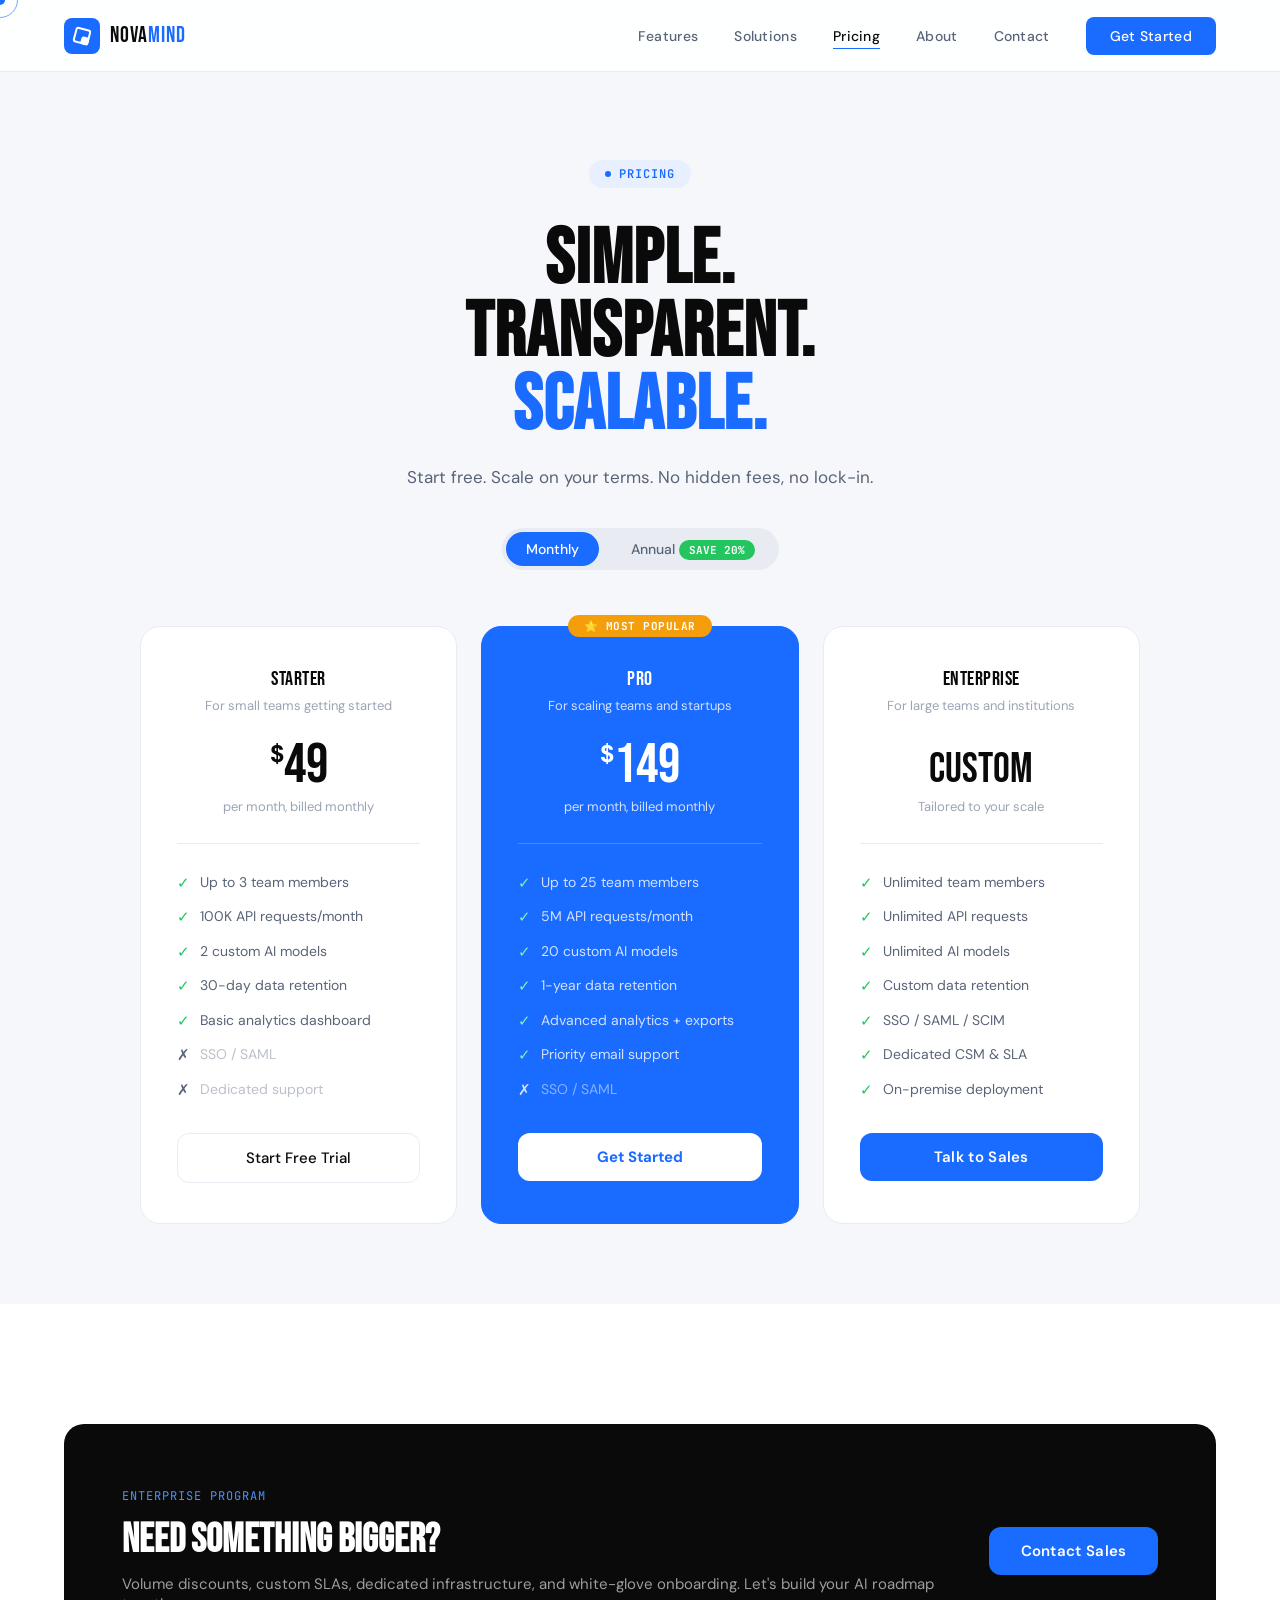
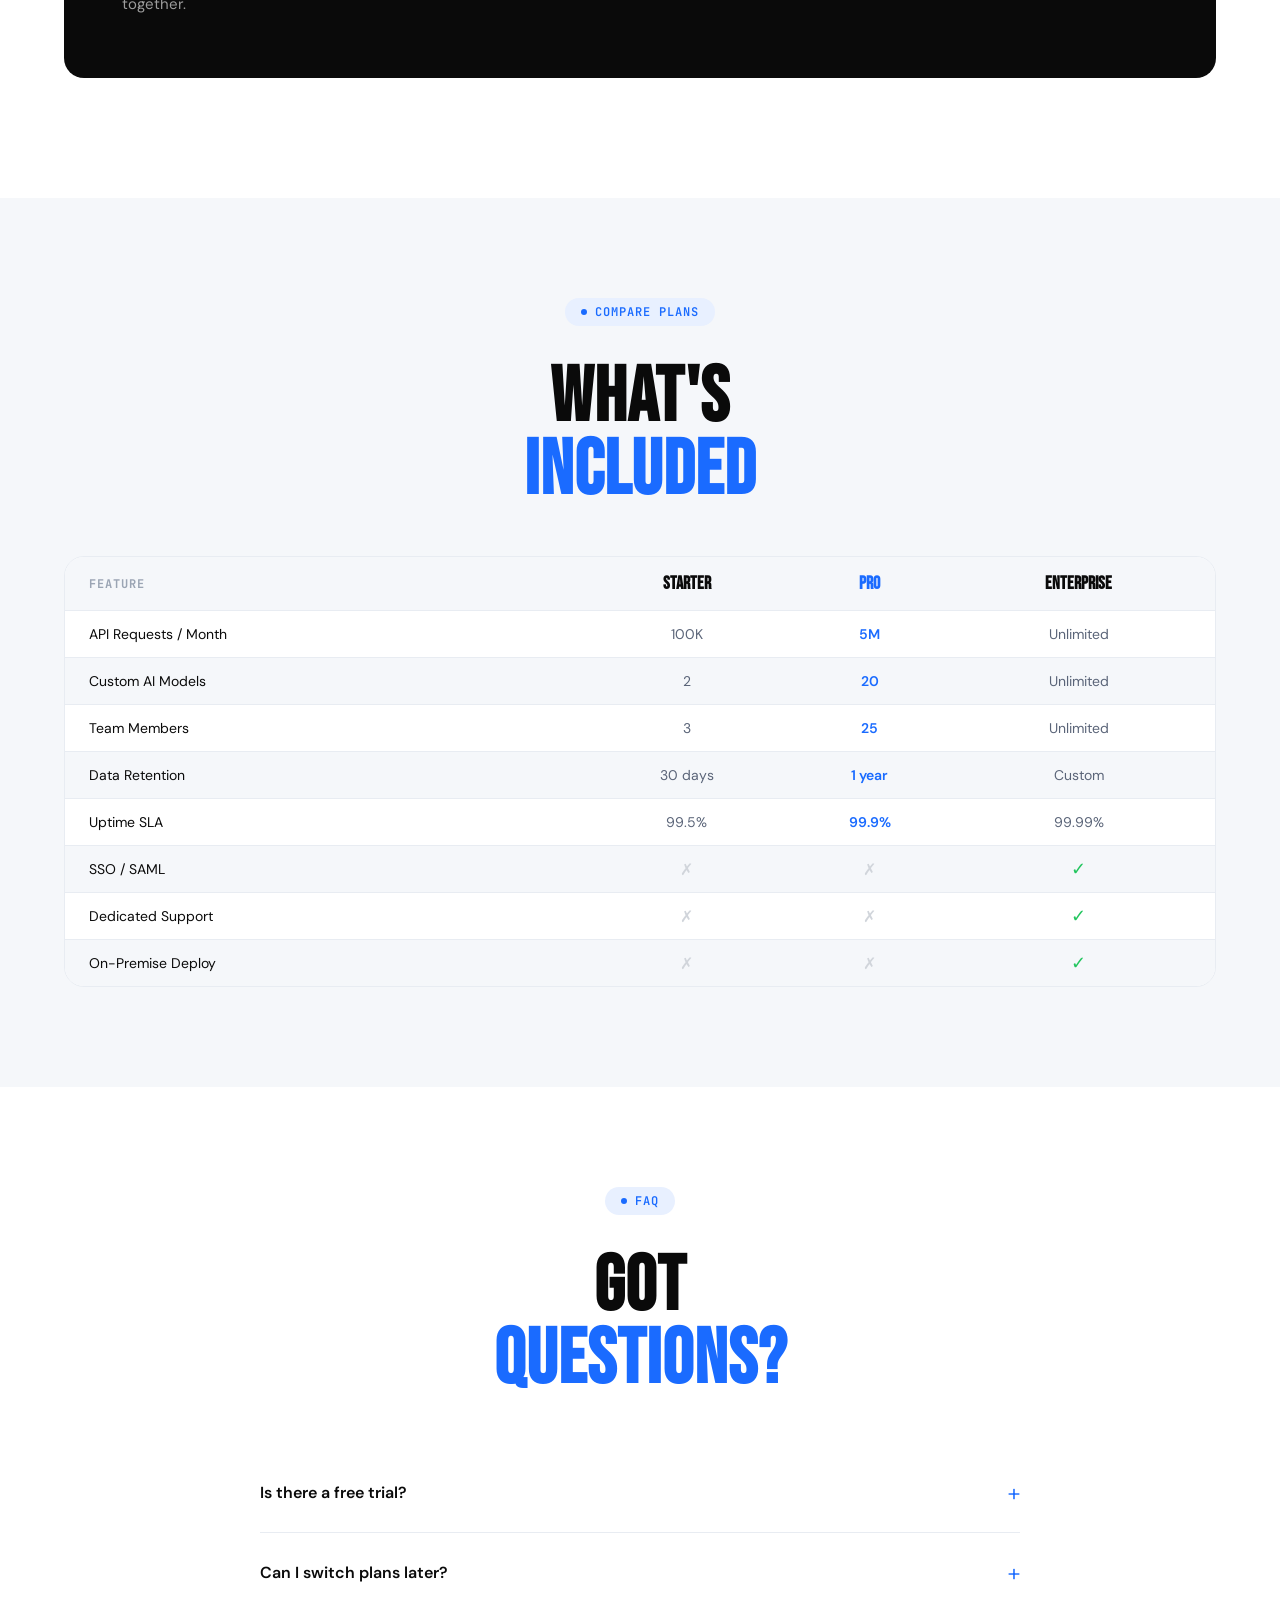
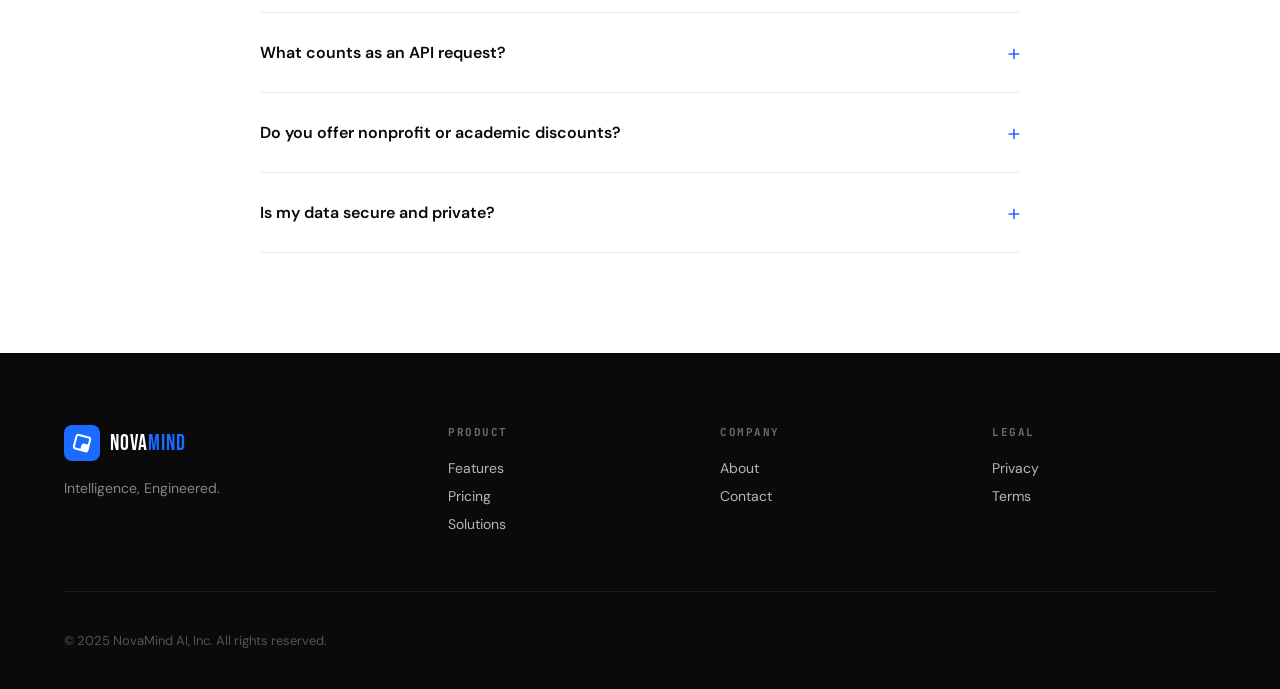
<file: pricing.html>
<!DOCTYPE html>
<html lang="en">
<head>
  <meta charset="UTF-8" />
  <meta name="viewport" content="width=device-width, initial-scale=1.0" />
  <title>Pricing — NovaMind AI</title>
  <meta name="description" content="Simple, transparent pricing for NovaMind AI. Start free, scale as you grow." />
  <link rel="stylesheet" href="shared.css" />
  <style>
    .page-hero {
      padding: 160px 5% 80px;
      background: var(--gray-100);
      text-align: center;
      position: relative; overflow: hidden;
    }

    /* Toggle */
    .billing-toggle {
      display: inline-flex; align-items: center; gap: 12px;
      background: var(--gray-200);
      border-radius: 100px;
      padding: 4px;
      margin-bottom: 56px;
    }
    .toggle-btn {
      padding: 8px 20px;
      border-radius: 100px;
      border: none;
      background: transparent;
      font-family: var(--font-body);
      font-size: 14px; font-weight: 500;
      color: var(--gray-600);
      cursor: none;
      transition: all var(--transition);
    }
    .toggle-btn.active {
      background: var(--blue-core);
      color: white;
    }
    .save-badge {
      padding: 3px 10px;
      background: #22c55e;
      color: white;
      border-radius: 100px;
      font-size: 11px;
      font-weight: 700;
      font-family: var(--font-mono);
    }

    /* Pricing cards */
    .pricing-grid {
      display: grid;
      grid-template-columns: repeat(3, 1fr);
      gap: 24px;
      max-width: 1000px;
      margin: 0 auto;
    }
    .price-card {
      background: white;
      border: 1px solid var(--gray-200);
      border-radius: var(--radius-lg);
      padding: 40px 36px;
      position: relative;
      transition: all var(--transition);
    }
    .price-card:hover { transform: translateY(-6px); box-shadow: var(--shadow-lg); }
    .price-card.featured {
      border-color: var(--blue-core);
      background: var(--blue-core);
      color: white;
    }
    .price-card.featured .price-label,
    .price-card.featured .price-sub,
    .price-card.featured .price-feature { color: rgba(255,255,255,0.8); }
    .price-card.featured .price-name { color: white; }
    .price-card.featured .price-num { color: white; }
    .price-card.featured .price-divider { background: rgba(255,255,255,0.2); }
    .featured-badge {
      position: absolute;
      top: -12px; left: 50%;
      transform: translateX(-50%);
      background: #f59e0b;
      color: white;
      padding: 4px 16px;
      border-radius: 100px;
      font-size: 11px;
      font-weight: 700;
      font-family: var(--font-mono);
      letter-spacing: 0.5px;
      white-space: nowrap;
    }
    .price-name {
      font-family: var(--font-display);
      font-size: 20px;
      letter-spacing: 0.5px;
      margin-bottom: 6px;
    }
    .price-label {
      font-size: 13px;
      color: var(--gray-400);
      margin-bottom: 24px;
    }
    .price-num {
      font-family: var(--font-display);
      font-size: 56px;
      line-height: 1;
      color: var(--black);
    }
    .price-num sup {
      font-size: 24px;
      vertical-align: super;
      font-family: var(--font-body);
      font-weight: 700;
    }
    .price-sub {
      font-size: 13px;
      color: var(--gray-400);
      margin-top: 4px;
      margin-bottom: 28px;
    }
    .price-divider {
      height: 1px;
      background: var(--gray-200);
      margin-bottom: 28px;
    }
    .price-features { list-style: none; margin-bottom: 32px; }
    .price-feature {
      display: flex; align-items: flex-start; gap: 10px;
      font-size: 14px; color: var(--gray-600);
      margin-bottom: 12px;
      line-height: 1.5;
    }
    .price-feature-check { flex-shrink: 0; font-size: 15px; }
    .price-feature-check.yes { color: #22c55e; }
    .price-feature-check.no { color: var(--gray-300); }
    .price-card.featured .price-feature-check.yes { color: #86efac; }

    .btn-price-featured {
      display: block; width: 100%; text-align: center;
      padding: 14px;
      background: white;
      color: var(--blue-core);
      border-radius: var(--radius);
      font-size: 15px; font-weight: 700;
      text-decoration: none;
      cursor: none;
      transition: all var(--transition);
    }
    .btn-price-featured:hover { transform: translateY(-1px); box-shadow: 0 8px 24px rgba(0,0,0,0.15); }

    /* FAQ */
    .faq-item {
      border-bottom: 1px solid var(--gray-200);
      padding: 24px 0;
    }
    .faq-question {
      display: flex; justify-content: space-between; align-items: center;
      cursor: none;
      font-size: 16px; font-weight: 600;
    }
    .faq-question::after {
      content: '+';
      font-size: 24px;
      font-weight: 300;
      color: var(--blue-core);
      transition: transform var(--transition);
    }
    .faq-item.open .faq-question::after { transform: rotate(45deg); }
    .faq-answer {
      font-size: 15px; color: var(--gray-600); line-height: 1.7;
      max-height: 0; overflow: hidden;
      transition: max-height 0.35s ease, padding 0.3s;
    }
    .faq-item.open .faq-answer { max-height: 200px; padding-top: 16px; }

    /* Enterprise strip */
    .enterprise-strip {
      background: var(--black);
      padding: 64px 5%;
      border-radius: var(--radius-lg);
      margin: 48px 0;
      display: grid; grid-template-columns: 1fr auto;
      gap: 32px; align-items: center;
    }
    .enterprise-strip h3 {
      font-family: var(--font-display);
      font-size: 40px;
      color: white;
      margin-bottom: 10px;
    }
    .enterprise-strip p { color: rgba(255,255,255,0.6); font-size: 15px; }

    @media (max-width: 900px) {
      .pricing-grid { grid-template-columns: 1fr; max-width: 480px; }
      .enterprise-strip { grid-template-columns: 1fr; }
    }
  </style>
</head>
<body>
  <div id="cursor"></div>
  <div id="cursor-ring"></div>

  <nav>
    <a href="index.html" class="nav-logo">
      <div class="nav-logo-icon"></div>
      <span class="nav-logo-text">Nova<span>Mind</span></span>
    </a>
    <div class="nav-links">
      <a href="features.html">Features</a>
      <a href="solutions.html">Solutions</a>
      <a href="pricing.html">Pricing</a>
      <a href="about.html">About</a>
      <a href="contact.html">Contact</a>
      <a href="contact.html" class="btn-nav">Get Started</a>
    </div>
    <button class="nav-hamburger" aria-label="Menu"><span></span><span></span><span></span></button>
  </nav>

  <!-- PAGE HERO -->
  <section class="page-hero">
    <div class="reveal">
      <div class="section-label" style="justify-content:center;display:inline-flex">Pricing</div>
      <h1 class="section-heading" style="margin:16px auto">SIMPLE.<br>TRANSPARENT.<br><span>SCALABLE.</span></h1>
      <p class="section-sub" style="margin:20px auto 36px;text-align:center">Start free. Scale on your terms. No hidden fees, no lock-in.</p>

      <div class="billing-toggle" id="billingToggle">
        <button class="toggle-btn active" data-period="monthly">Monthly</button>
        <button class="toggle-btn" data-period="annual">Annual <span class="save-badge">SAVE 20%</span></button>
      </div>
    </div>

    <!-- PRICING CARDS -->
    <div class="pricing-grid">
      <!-- Starter -->
      <div class="price-card reveal reveal-delay-1">
        <div class="price-name">STARTER</div>
        <div class="price-label">For small teams getting started</div>
        <div class="price-num" data-monthly="49" data-annual="39"><sup>$</sup><span class="price-amount">49</span></div>
        <div class="price-sub">per month, billed monthly</div>
        <div class="price-divider"></div>
        <ul class="price-features">
          <li class="price-feature"><span class="price-feature-check yes">✓</span>Up to 3 team members</li>
          <li class="price-feature"><span class="price-feature-check yes">✓</span>100K API requests/month</li>
          <li class="price-feature"><span class="price-feature-check yes">✓</span>2 custom AI models</li>
          <li class="price-feature"><span class="price-feature-check yes">✓</span>30-day data retention</li>
          <li class="price-feature"><span class="price-feature-check yes">✓</span>Basic analytics dashboard</li>
          <li class="price-feature"><span class="price-feature-check no">✗</span><span style="opacity:0.4">SSO / SAML</span></li>
          <li class="price-feature"><span class="price-feature-check no">✗</span><span style="opacity:0.4">Dedicated support</span></li>
        </ul>
        <a href="contact.html" class="btn-outline" style="display:block;text-align:center">Start Free Trial</a>
      </div>

      <!-- Pro (Featured) -->
      <div class="price-card featured reveal reveal-delay-2">
        <div class="featured-badge">⭐ MOST POPULAR</div>
        <div class="price-name">PRO</div>
        <div class="price-label">For scaling teams and startups</div>
        <div class="price-num" data-monthly="149" data-annual="119"><sup>$</sup><span class="price-amount">149</span></div>
        <div class="price-sub">per month, billed monthly</div>
        <div class="price-divider"></div>
        <ul class="price-features">
          <li class="price-feature"><span class="price-feature-check yes">✓</span>Up to 25 team members</li>
          <li class="price-feature"><span class="price-feature-check yes">✓</span>5M API requests/month</li>
          <li class="price-feature"><span class="price-feature-check yes">✓</span>20 custom AI models</li>
          <li class="price-feature"><span class="price-feature-check yes">✓</span>1-year data retention</li>
          <li class="price-feature"><span class="price-feature-check yes">✓</span>Advanced analytics + exports</li>
          <li class="price-feature"><span class="price-feature-check yes">✓</span>Priority email support</li>
          <li class="price-feature"><span class="price-feature-check no">✗</span><span style="opacity:0.6">SSO / SAML</span></li>
        </ul>
        <a href="contact.html" class="btn-price-featured">Get Started</a>
      </div>

      <!-- Enterprise -->
      <div class="price-card reveal reveal-delay-3">
        <div class="price-name">ENTERPRISE</div>
        <div class="price-label">For large teams and institutions</div>
        <div class="price-num"><span class="price-amount" style="font-size:42px">Custom</span></div>
        <div class="price-sub">Tailored to your scale</div>
        <div class="price-divider"></div>
        <ul class="price-features">
          <li class="price-feature"><span class="price-feature-check yes">✓</span>Unlimited team members</li>
          <li class="price-feature"><span class="price-feature-check yes">✓</span>Unlimited API requests</li>
          <li class="price-feature"><span class="price-feature-check yes">✓</span>Unlimited AI models</li>
          <li class="price-feature"><span class="price-feature-check yes">✓</span>Custom data retention</li>
          <li class="price-feature"><span class="price-feature-check yes">✓</span>SSO / SAML / SCIM</li>
          <li class="price-feature"><span class="price-feature-check yes">✓</span>Dedicated CSM & SLA</li>
          <li class="price-feature"><span class="price-feature-check yes">✓</span>On-premise deployment</li>
        </ul>
        <a href="contact.html" class="btn-primary" style="display:block;text-align:center">Talk to Sales</a>
      </div>
    </div>
  </section>

  <!-- ENTERPRISE STRIP -->
  <section class="section-sm" style="padding-left:5%;padding-right:5%">
    <div class="container">
      <div class="enterprise-strip reveal">
        <div>
          <div class="mono-tag" style="color:var(--blue-light);margin-bottom:12px">Enterprise Program</div>
          <h3>NEED SOMETHING BIGGER?</h3>
          <p>Volume discounts, custom SLAs, dedicated infrastructure, and white-glove onboarding. Let's build your AI roadmap together.</p>
        </div>
        <a href="contact.html" class="btn-primary" style="white-space:nowrap">Contact Sales</a>
      </div>
    </div>
  </section>

  <!-- COMPARISON TABLE -->
  <section class="section" style="background:var(--gray-100)">
    <div class="container">
      <div style="text-align:center;margin-bottom:48px" class="reveal">
        <div class="section-label" style="display:inline-flex">Compare Plans</div>
        <h2 class="section-heading" style="margin-top:16px">WHAT'S<br><span>INCLUDED</span></h2>
      </div>
      <div style="border:1px solid var(--gray-200);border-radius:var(--radius-lg);overflow:auto;background:white" class="reveal">
        <table style="width:100%;border-collapse:collapse;min-width:600px">
          <thead>
            <tr style="background:var(--gray-100)">
              <th style="padding:16px 24px;text-align:left;font-size:12px;font-family:var(--font-mono);color:var(--gray-400);letter-spacing:1px;text-transform:uppercase">Feature</th>
              <th style="padding:16px;text-align:center;font-family:var(--font-display);font-size:18px">STARTER</th>
              <th style="padding:16px;text-align:center;font-family:var(--font-display);font-size:18px;color:var(--blue-core)">PRO</th>
              <th style="padding:16px;text-align:center;font-family:var(--font-display);font-size:18px">ENTERPRISE</th>
            </tr>
          </thead>
          <tbody>
            <tr style="border-top:1px solid var(--gray-200)"><td style="padding:14px 24px;font-size:14px">API Requests / Month</td><td style="text-align:center;font-size:14px;color:var(--gray-600)">100K</td><td style="text-align:center;font-size:14px;color:var(--blue-core);font-weight:600">5M</td><td style="text-align:center;font-size:14px;color:var(--gray-600)">Unlimited</td></tr>
            <tr style="border-top:1px solid var(--gray-200);background:var(--gray-100)"><td style="padding:14px 24px;font-size:14px">Custom AI Models</td><td style="text-align:center;font-size:14px;color:var(--gray-600)">2</td><td style="text-align:center;font-size:14px;color:var(--blue-core);font-weight:600">20</td><td style="text-align:center;font-size:14px;color:var(--gray-600)">Unlimited</td></tr>
            <tr style="border-top:1px solid var(--gray-200)"><td style="padding:14px 24px;font-size:14px">Team Members</td><td style="text-align:center;font-size:14px;color:var(--gray-600)">3</td><td style="text-align:center;font-size:14px;color:var(--blue-core);font-weight:600">25</td><td style="text-align:center;font-size:14px;color:var(--gray-600)">Unlimited</td></tr>
            <tr style="border-top:1px solid var(--gray-200);background:var(--gray-100)"><td style="padding:14px 24px;font-size:14px">Data Retention</td><td style="text-align:center;font-size:14px;color:var(--gray-600)">30 days</td><td style="text-align:center;font-size:14px;color:var(--blue-core);font-weight:600">1 year</td><td style="text-align:center;font-size:14px;color:var(--gray-600)">Custom</td></tr>
            <tr style="border-top:1px solid var(--gray-200)"><td style="padding:14px 24px;font-size:14px">Uptime SLA</td><td style="text-align:center;font-size:14px;color:var(--gray-600)">99.5%</td><td style="text-align:center;font-size:14px;color:var(--blue-core);font-weight:600">99.9%</td><td style="text-align:center;font-size:14px;color:var(--gray-600)">99.99%</td></tr>
            <tr style="border-top:1px solid var(--gray-200);background:var(--gray-100)"><td style="padding:14px 24px;font-size:14px">SSO / SAML</td><td style="text-align:center;color:#d1d5db">✗</td><td style="text-align:center;color:#d1d5db">✗</td><td style="text-align:center;color:#22c55e;font-size:18px">✓</td></tr>
            <tr style="border-top:1px solid var(--gray-200)"><td style="padding:14px 24px;font-size:14px">Dedicated Support</td><td style="text-align:center;color:#d1d5db">✗</td><td style="text-align:center;color:#d1d5db">✗</td><td style="text-align:center;color:#22c55e;font-size:18px">✓</td></tr>
            <tr style="border-top:1px solid var(--gray-200);background:var(--gray-100)"><td style="padding:14px 24px;font-size:14px">On-Premise Deploy</td><td style="text-align:center;color:#d1d5db">✗</td><td style="text-align:center;color:#d1d5db">✗</td><td style="text-align:center;color:#22c55e;font-size:18px">✓</td></tr>
          </tbody>
        </table>
      </div>
    </div>
  </section>

  <!-- FAQ -->
  <section class="section">
    <div class="container" style="max-width:760px">
      <div style="text-align:center;margin-bottom:56px" class="reveal">
        <div class="section-label" style="display:inline-flex">FAQ</div>
        <h2 class="section-heading" style="margin-top:16px">GOT<br><span>QUESTIONS?</span></h2>
      </div>
      <div class="reveal">
        <div class="faq-item">
          <div class="faq-question">Is there a free trial?</div>
          <div class="faq-answer">Yes — every plan includes a 14-day free trial with full feature access. No credit card required to start.</div>
        </div>
        <div class="faq-item">
          <div class="faq-question">Can I switch plans later?</div>
          <div class="faq-answer">Absolutely. You can upgrade or downgrade at any time. Changes take effect immediately and billing is prorated automatically.</div>
        </div>
        <div class="faq-item">
          <div class="faq-question">What counts as an API request?</div>
          <div class="faq-answer">Every call to our inference, analytics, or automation API counts as one request. Dashboard views and internal health checks are not counted.</div>
        </div>
        <div class="faq-item">
          <div class="faq-question">Do you offer nonprofit or academic discounts?</div>
          <div class="faq-answer">Yes! Nonprofits and academic institutions receive 40% off any plan. Contact our sales team with verification documents to get your discount applied.</div>
        </div>
        <div class="faq-item">
          <div class="faq-question">Is my data secure and private?</div>
          <div class="faq-answer">NovaMind is SOC 2 Type II certified and fully GDPR compliant. Your data is encrypted at rest and in transit. We never train models on your private data without explicit consent.</div>
        </div>
      </div>
    </div>
  </section>

  <footer>
    <div class="container">
      <div class="footer-grid">
        <div class="footer-brand"><div class="nav-logo" style="margin-bottom:0"><div class="nav-logo-icon"></div><span class="nav-logo-text" style="color:white">Nova<span>Mind</span></span></div><p>Intelligence, Engineered.</p></div>
        <div class="footer-col"><h4>Product</h4><a href="features.html">Features</a><a href="pricing.html">Pricing</a><a href="solutions.html">Solutions</a></div>
        <div class="footer-col"><h4>Company</h4><a href="about.html">About</a><a href="contact.html">Contact</a></div>
        <div class="footer-col"><h4>Legal</h4><a href="#">Privacy</a><a href="#">Terms</a></div>
      </div>
      <div class="footer-bottom"><span>© 2025 NovaMind AI, Inc. All rights reserved.</span></div>
    </div>
  </footer>

  <script src="shared.js"></script>
  <script>
    // Billing toggle
    const toggleBtns = document.querySelectorAll('.toggle-btn');
    const priceAmounts = document.querySelectorAll('.price-num[data-monthly]');
    toggleBtns.forEach(btn => {
      btn.addEventListener('click', () => {
        toggleBtns.forEach(b => b.classList.remove('active'));
        btn.classList.add('active');
        const period = btn.dataset.period;
        priceAmounts.forEach(card => {
          const amt = period === 'annual' ? card.dataset.annual : card.dataset.monthly;
          const span = card.querySelector('.price-amount');
          if(span) span.textContent = amt;
          const sub = card.nextElementSibling;
          if(sub && sub.classList.contains('price-sub')) {
            sub.textContent = period === 'annual' ? 'per month, billed annually' : 'per month, billed monthly';
          }
        });
      });
    });

    // FAQ accordion
    document.querySelectorAll('.faq-item').forEach(item => {
      item.querySelector('.faq-question').addEventListener('click', () => {
        const wasOpen = item.classList.contains('open');
        document.querySelectorAll('.faq-item').forEach(i => i.classList.remove('open'));
        if(!wasOpen) item.classList.add('open');
      });
    });
  </script>
</body>
</html>
</file>
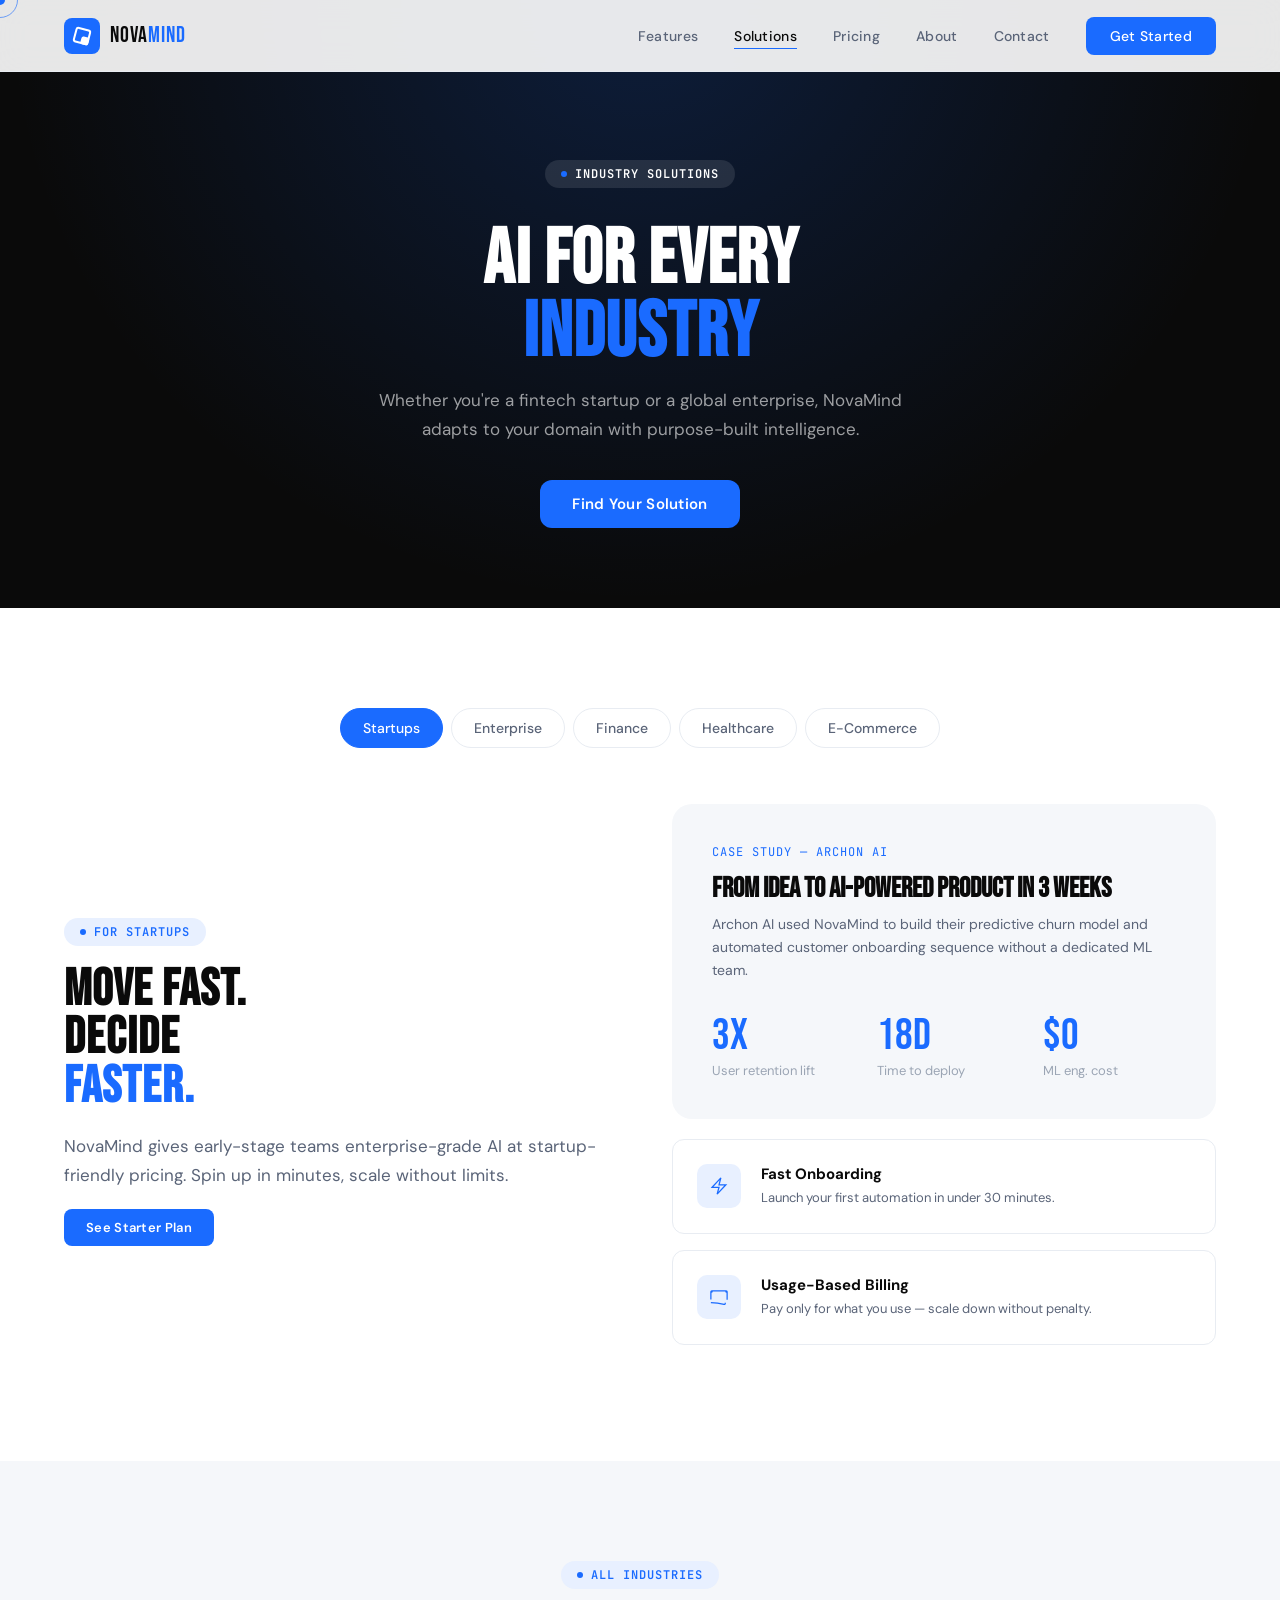
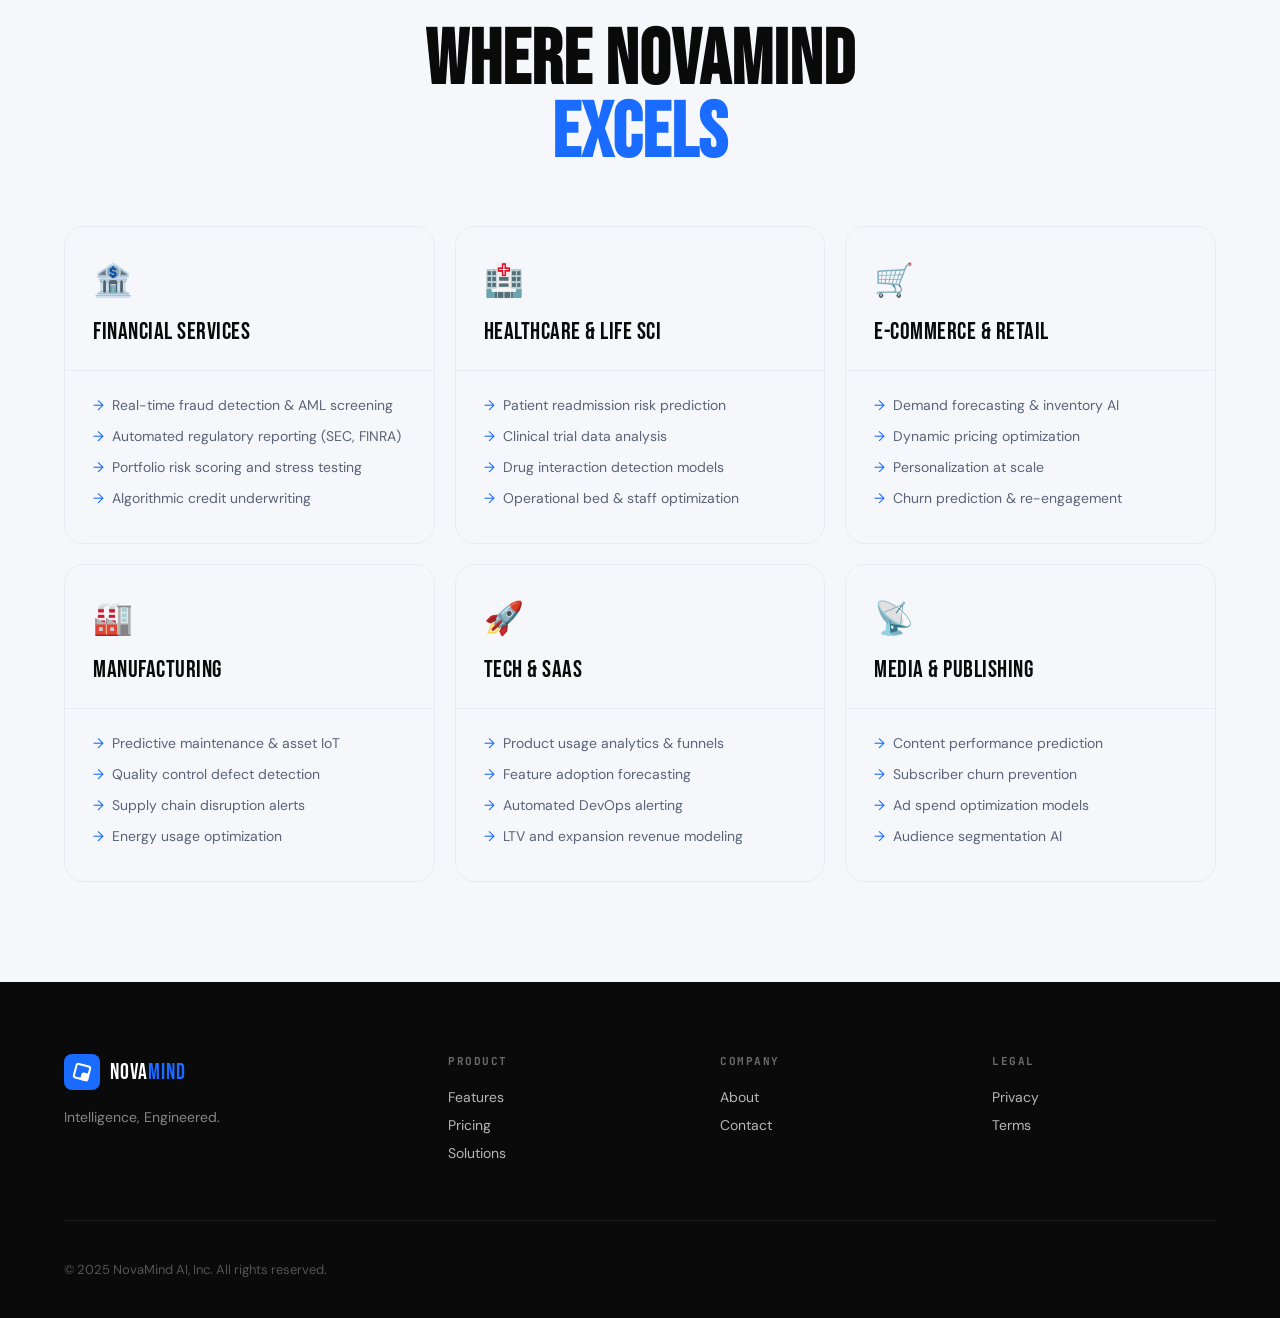
<file: solutions.html>
<!DOCTYPE html>
<html lang="en">
<head>
  <meta charset="UTF-8" />
  <meta name="viewport" content="width=device-width, initial-scale=1.0" />
  <title>Solutions — NovaMind AI</title>
  <meta name="description" content="NovaMind AI solutions for startups, enterprises, finance, healthcare, and more." />
  <link rel="stylesheet" href="shared.css" />
  <style>
    .page-hero {
      padding: 160px 5% 80px;
      background: var(--black);
      text-align: center;
      position: relative; overflow: hidden;
    }
    .page-hero::before {
      content: '';
      position: absolute;
      inset: 0;
      background: radial-gradient(ellipse at 50% 0%, rgba(26,107,255,0.2) 0%, transparent 70%);
    }
    .page-hero .section-heading { color: white; }
    .page-hero .section-sub { color: rgba(255,255,255,0.6); margin: 16px auto 36px; text-align: center; }

    /* Industry tabs */
    .tab-nav {
      display: flex; flex-wrap: wrap; gap: 8px;
      justify-content: center;
      margin-bottom: 56px;
    }
    .tab-btn {
      padding: 10px 22px;
      border: 1.5px solid var(--gray-200);
      border-radius: 100px;
      background: white;
      font-family: var(--font-body);
      font-size: 14px; font-weight: 500;
      color: var(--gray-600);
      cursor: none;
      transition: all var(--transition);
    }
    .tab-btn:hover, .tab-btn.active {
      background: var(--blue-core);
      border-color: var(--blue-core);
      color: white;
    }
    .tab-panel { display: none; }
    .tab-panel.active { display: grid; grid-template-columns: 1fr 1fr; gap: 64px; align-items: center; }

    /* Solution case blocks */
    .case-block {
      background: var(--gray-100);
      border-radius: var(--radius-lg);
      padding: 40px;
    }
    .case-metric {
      display: flex; gap: 32px; margin-top: 32px;
    }
    .case-metric-item { flex: 1; }
    .case-metric-num {
      font-family: var(--font-display);
      font-size: 44px;
      color: var(--blue-core);
      line-height: 1;
    }
    .case-metric-label { font-size: 13px; color: var(--gray-400); margin-top: 4px; }

    /* Use case cards */
    .use-card {
      display: flex; gap: 20px;
      padding: 24px;
      border: 1px solid var(--gray-200);
      border-radius: var(--radius);
      transition: all var(--transition);
      margin-bottom: 16px;
    }
    .use-card:hover { border-color: var(--blue-mid); box-shadow: var(--shadow-sm); }
    .use-card-icon {
      width: 44px; height: 44px; flex-shrink: 0;
      background: var(--blue-pale);
      border-radius: 10px;
      display: flex; align-items: center; justify-content: center;
    }
    .use-card-icon svg { width: 20px; height: 20px; stroke: var(--blue-core); }
    .use-card-title { font-weight: 700; font-size: 15px; margin-bottom: 4px; }
    .use-card-text { font-size: 13px; color: var(--gray-600); line-height: 1.6; }

    /* Industry hero cards */
    .industry-grid { display: grid; grid-template-columns: repeat(3,1fr); gap: 20px; }
    .ind-card {
      border-radius: var(--radius-lg);
      overflow: hidden;
      border: 1px solid var(--gray-200);
      transition: all var(--transition);
      cursor: none;
    }
    .ind-card:hover { transform: translateY(-6px); box-shadow: var(--shadow-lg); }
    .ind-card-header {
      padding: 32px 28px 24px;
      background: var(--gray-100);
      border-bottom: 1px solid var(--gray-200);
    }
    .ind-card-icon {
      font-size: 32px; margin-bottom: 16px;
    }
    .ind-card-title { font-family: var(--font-display); font-size: 24px; letter-spacing: 0.5px; }
    .ind-card-body { padding: 24px 28px; }
    .ind-card-body ul { list-style: none; }
    .ind-card-body li {
      display: flex; align-items: flex-start; gap: 8px;
      font-size: 14px; color: var(--gray-600);
      margin-bottom: 10px; line-height: 1.5;
    }
    .ind-card-body li::before { content: '→'; color: var(--blue-core); flex-shrink: 0; }

    @media (max-width:900px) {
      .tab-panel.active { grid-template-columns: 1fr; }
      .industry-grid { grid-template-columns: 1fr; }
    }
    @media (max-width:600px) {
      .industry-grid { grid-template-columns: 1fr; }
    }
  </style>
</head>
<body>
  <div id="cursor"></div>
  <div id="cursor-ring"></div>

  <nav>
    <a href="index.html" class="nav-logo">
      <div class="nav-logo-icon"></div>
      <span class="nav-logo-text">Nova<span>Mind</span></span>
    </a>
    <div class="nav-links">
      <a href="features.html">Features</a>
      <a href="solutions.html">Solutions</a>
      <a href="pricing.html">Pricing</a>
      <a href="about.html">About</a>
      <a href="contact.html">Contact</a>
      <a href="contact.html" class="btn-nav">Get Started</a>
    </div>
    <button class="nav-hamburger" aria-label="Menu"><span></span><span></span><span></span></button>
  </nav>

  <!-- PAGE HERO -->
  <section class="page-hero">
    <div style="position:relative;z-index:2" class="reveal">
      <div class="section-label" style="background:rgba(255,255,255,0.1);color:white;justify-content:center;display:inline-flex">Industry Solutions</div>
      <h1 class="section-heading" style="margin:16px auto;max-width:700px;color:white">AI FOR EVERY<br><span>INDUSTRY</span></h1>
      <p class="section-sub">Whether you're a fintech startup or a global enterprise, NovaMind adapts to your domain with purpose-built intelligence.</p>
      <a href="contact.html" class="btn-primary">Find Your Solution</a>
    </div>
  </section>

  <!-- TABS -->
  <section class="section">
    <div class="container">
      <div class="tab-nav">
        <button class="tab-btn active" data-tab="startup">Startups</button>
        <button class="tab-btn" data-tab="enterprise">Enterprise</button>
        <button class="tab-btn" data-tab="finance">Finance</button>
        <button class="tab-btn" data-tab="healthcare">Healthcare</button>
        <button class="tab-btn" data-tab="ecommerce">E-Commerce</button>
      </div>

      <!-- Startup -->
      <div class="tab-panel active" id="tab-startup">
        <div class="reveal">
          <div class="section-label">For Startups</div>
          <h2 class="section-heading" style="font-size:clamp(36px,4vw,60px)">MOVE FAST.<br>DECIDE<br><span>FASTER.</span></h2>
          <p class="section-sub" style="margin:20px 0">NovaMind gives early-stage teams enterprise-grade AI at startup-friendly pricing. Spin up in minutes, scale without limits.</p>
          <a href="pricing.html" class="btn-primary btn-sm">See Starter Plan</a>
        </div>
        <div class="reveal reveal-delay-1">
          <div class="case-block">
            <div class="mono-tag">Case Study — Archon AI</div>
            <h3 style="font-family:var(--font-display);font-size:28px;margin:12px 0 8px">From idea to AI-powered product in 3 weeks</h3>
            <p style="font-size:14px;color:var(--gray-600);line-height:1.65">Archon AI used NovaMind to build their predictive churn model and automated customer onboarding sequence without a dedicated ML team.</p>
            <div class="case-metric">
              <div class="case-metric-item">
                <div class="case-metric-num">3x</div>
                <div class="case-metric-label">User retention lift</div>
              </div>
              <div class="case-metric-item">
                <div class="case-metric-num">18d</div>
                <div class="case-metric-label">Time to deploy</div>
              </div>
              <div class="case-metric-item">
                <div class="case-metric-num">$0</div>
                <div class="case-metric-label">ML eng. cost</div>
              </div>
            </div>
          </div>
          <div style="margin-top:20px">
            <div class="use-card">
              <div class="use-card-icon"><svg fill="none" stroke="currentColor" stroke-width="1.5" viewBox="0 0 24 24"><path d="M3.75 13.5l10.5-11.25L12 10.5h8.25L9.75 21.75 12 13.5H3.75z"/></svg></div>
              <div><div class="use-card-title">Fast Onboarding</div><div class="use-card-text">Launch your first automation in under 30 minutes.</div></div>
            </div>
            <div class="use-card">
              <div class="use-card-icon"><svg fill="none" stroke="currentColor" stroke-width="1.5" viewBox="0 0 24 24"><path d="M2.25 18.75a60.07 60.07 0 0115.797 2.101c.727.198 1.453-.342 1.453-1.096V18.75M3.75 4.5v.75A.75.75 0 013 6h-.75m0 0v-.375c0-.621.504-1.125 1.125-1.125H20.25M2.25 6v9m18-10.5v.75c0 .414.336.75.75.75h.75m-1.5-1.5h.375c.621 0 1.125.504 1.125 1.125v9.75"/></svg></div>
              <div><div class="use-card-title">Usage-Based Billing</div><div class="use-card-text">Pay only for what you use — scale down without penalty.</div></div>
            </div>
          </div>
        </div>
      </div>

      <!-- Enterprise -->
      <div class="tab-panel" id="tab-enterprise">
        <div class="reveal">
          <div class="section-label">For Enterprise</div>
          <h2 class="section-heading" style="font-size:clamp(36px,4vw,60px)">ENTERPRISE<br><span>GRADE.</span><br>ALWAYS.</h2>
          <p class="section-sub" style="margin:20px 0">SOC 2 Type II certified, GDPR compliant, and deployable on your own cloud or on-premise. We match your security standards.</p>
          <a href="contact.html" class="btn-primary btn-sm">Talk to Sales</a>
        </div>
        <div class="reveal reveal-delay-1">
          <div class="case-block">
            <div class="mono-tag">Case Study — Vantara Systems</div>
            <h3 style="font-family:var(--font-display);font-size:28px;margin:12px 0 8px">Unifying 14 data silos into one AI command center</h3>
            <p style="font-size:14px;color:var(--gray-600);line-height:1.65">Vantara replaced a patchwork of BI tools with NovaMind's enterprise suite, reducing operational overhead by 40% in 60 days.</p>
            <div class="case-metric">
              <div class="case-metric-item"><div class="case-metric-num">40%</div><div class="case-metric-label">Ops cost reduction</div></div>
              <div class="case-metric-item"><div class="case-metric-num">14→1</div><div class="case-metric-label">Tools consolidated</div></div>
              <div class="case-metric-item"><div class="case-metric-num">60d</div><div class="case-metric-label">To full deployment</div></div>
            </div>
          </div>
        </div>
      </div>

      <!-- Finance -->
      <div class="tab-panel" id="tab-finance">
        <div class="reveal">
          <div class="section-label">For Finance</div>
          <h2 class="section-heading" style="font-size:clamp(36px,4vw,60px)">RISK AT<br>MACHINE<br><span>SPEED.</span></h2>
          <p class="section-sub" style="margin:20px 0">Real-time fraud detection, regulatory reporting automation, and portfolio risk modeling — built for financial institutions.</p>
          <a href="contact.html" class="btn-primary btn-sm">Request Demo</a>
        </div>
        <div class="reveal reveal-delay-1">
          <div class="case-block">
            <div class="mono-tag">Case Study — Helix Capital</div>
            <h3 style="font-family:var(--font-display);font-size:28px;margin:12px 0 8px">Fraud detection with 99.7% accuracy in real-time</h3>
            <p style="font-size:14px;color:var(--gray-600);line-height:1.65">Helix Capital integrated NovaMind's anomaly detection into their transaction pipeline, cutting fraud losses by 68% in Q1.</p>
            <div class="case-metric">
              <div class="case-metric-item"><div class="case-metric-num">99.7%</div><div class="case-metric-label">Detection accuracy</div></div>
              <div class="case-metric-item"><div class="case-metric-num">68%</div><div class="case-metric-label">Fraud loss reduction</div></div>
              <div class="case-metric-item"><div class="case-metric-num">&lt;20ms</div><div class="case-metric-label">Detection latency</div></div>
            </div>
          </div>
        </div>
      </div>

      <!-- Healthcare -->
      <div class="tab-panel" id="tab-healthcare">
        <div class="reveal">
          <div class="section-label">For Healthcare</div>
          <h2 class="section-heading" style="font-size:clamp(36px,4vw,60px)">CARE<br>POWERED<br><span>BY DATA.</span></h2>
          <p class="section-sub" style="margin:20px 0">HIPAA-compliant AI infrastructure for patient outcome prediction, resource optimization, and clinical workflow automation.</p>
          <a href="contact.html" class="btn-primary btn-sm">Request Demo</a>
        </div>
        <div class="reveal reveal-delay-1">
          <div class="case-block">
            <div class="mono-tag">Case Study — MediCare Group</div>
            <h3 style="font-family:var(--font-display);font-size:28px;margin:12px 0 8px">Reducing readmission rates with predictive AI</h3>
            <p style="font-size:14px;color:var(--gray-600);line-height:1.65">MediCare deployed NovaMind to predict 30-day readmission risk, enabling proactive interventions and reducing readmissions by 31%.</p>
            <div class="case-metric">
              <div class="case-metric-item"><div class="case-metric-num">31%</div><div class="case-metric-label">Readmission drop</div></div>
              <div class="case-metric-item"><div class="case-metric-num">HIPAA</div><div class="case-metric-label">Fully compliant</div></div>
              <div class="case-metric-item"><div class="case-metric-num">24h</div><div class="case-metric-label">Implementation</div></div>
            </div>
          </div>
        </div>
      </div>

      <!-- E-Commerce -->
      <div class="tab-panel" id="tab-ecommerce">
        <div class="reveal">
          <div class="section-label">For E-Commerce</div>
          <h2 class="section-heading" style="font-size:clamp(36px,4vw,60px)">SELL<br>SMARTER.<br><span>ALWAYS.</span></h2>
          <p class="section-sub" style="margin:20px 0">Dynamic pricing, demand forecasting, churn prediction, and personalization engines built for high-volume commerce.</p>
          <a href="contact.html" class="btn-primary btn-sm">Get Started</a>
        </div>
        <div class="reveal reveal-delay-1">
          <div class="case-block">
            <div class="mono-tag">Case Study — LuxShop</div>
            <h3 style="font-family:var(--font-display);font-size:28px;margin:12px 0 8px">28% revenue uplift from dynamic pricing AI</h3>
            <p style="font-size:14px;color:var(--gray-600);line-height:1.65">LuxShop implemented NovaMind's demand forecasting and dynamic pricing engine, increasing average order value while reducing overstock by 42%.</p>
            <div class="case-metric">
              <div class="case-metric-item"><div class="case-metric-num">28%</div><div class="case-metric-label">Revenue uplift</div></div>
              <div class="case-metric-item"><div class="case-metric-num">42%</div><div class="case-metric-label">Overstock reduction</div></div>
              <div class="case-metric-item"><div class="case-metric-num">5.1x</div><div class="case-metric-label">ROI in 90 days</div></div>
            </div>
          </div>
        </div>
      </div>

    </div>
  </section>

  <!-- INDUSTRY CARDS -->
  <section class="section" style="background:var(--gray-100)">
    <div class="container">
      <div style="text-align:center;margin-bottom:56px" class="reveal">
        <div class="section-label" style="display:inline-flex">All Industries</div>
        <h2 class="section-heading" style="margin-top:16px">WHERE NOVAMIND<br><span>EXCELS</span></h2>
      </div>
      <div class="industry-grid">
        <div class="ind-card reveal reveal-delay-1">
          <div class="ind-card-header">
            <div class="ind-card-icon">🏦</div>
            <div class="ind-card-title">FINANCIAL SERVICES</div>
          </div>
          <div class="ind-card-body">
            <ul>
              <li>Real-time fraud detection & AML screening</li>
              <li>Automated regulatory reporting (SEC, FINRA)</li>
              <li>Portfolio risk scoring and stress testing</li>
              <li>Algorithmic credit underwriting</li>
            </ul>
          </div>
        </div>
        <div class="ind-card reveal reveal-delay-2">
          <div class="ind-card-header">
            <div class="ind-card-icon">🏥</div>
            <div class="ind-card-title">HEALTHCARE & LIFE SCI</div>
          </div>
          <div class="ind-card-body">
            <ul>
              <li>Patient readmission risk prediction</li>
              <li>Clinical trial data analysis</li>
              <li>Drug interaction detection models</li>
              <li>Operational bed & staff optimization</li>
            </ul>
          </div>
        </div>
        <div class="ind-card reveal reveal-delay-3">
          <div class="ind-card-header">
            <div class="ind-card-icon">🛒</div>
            <div class="ind-card-title">E-COMMERCE & RETAIL</div>
          </div>
          <div class="ind-card-body">
            <ul>
              <li>Demand forecasting & inventory AI</li>
              <li>Dynamic pricing optimization</li>
              <li>Personalization at scale</li>
              <li>Churn prediction & re-engagement</li>
            </ul>
          </div>
        </div>
        <div class="ind-card reveal reveal-delay-1">
          <div class="ind-card-header">
            <div class="ind-card-icon">🏭</div>
            <div class="ind-card-title">MANUFACTURING</div>
          </div>
          <div class="ind-card-body">
            <ul>
              <li>Predictive maintenance & asset IoT</li>
              <li>Quality control defect detection</li>
              <li>Supply chain disruption alerts</li>
              <li>Energy usage optimization</li>
            </ul>
          </div>
        </div>
        <div class="ind-card reveal reveal-delay-2">
          <div class="ind-card-header">
            <div class="ind-card-icon">🚀</div>
            <div class="ind-card-title">TECH & SAAS</div>
          </div>
          <div class="ind-card-body">
            <ul>
              <li>Product usage analytics & funnels</li>
              <li>Feature adoption forecasting</li>
              <li>Automated DevOps alerting</li>
              <li>LTV and expansion revenue modeling</li>
            </ul>
          </div>
        </div>
        <div class="ind-card reveal reveal-delay-3">
          <div class="ind-card-header">
            <div class="ind-card-icon">📡</div>
            <div class="ind-card-title">MEDIA & PUBLISHING</div>
          </div>
          <div class="ind-card-body">
            <ul>
              <li>Content performance prediction</li>
              <li>Subscriber churn prevention</li>
              <li>Ad spend optimization models</li>
              <li>Audience segmentation AI</li>
            </ul>
          </div>
        </div>
      </div>
    </div>
  </section>

  <footer>
    <div class="container">
      <div class="footer-grid">
        <div class="footer-brand">
          <div class="nav-logo" style="margin-bottom:0"><div class="nav-logo-icon"></div><span class="nav-logo-text" style="color:white">Nova<span>Mind</span></span></div>
          <p>Intelligence, Engineered.</p>
        </div>
        <div class="footer-col"><h4>Product</h4><a href="features.html">Features</a><a href="pricing.html">Pricing</a><a href="solutions.html">Solutions</a></div>
        <div class="footer-col"><h4>Company</h4><a href="about.html">About</a><a href="contact.html">Contact</a></div>
        <div class="footer-col"><h4>Legal</h4><a href="#">Privacy</a><a href="#">Terms</a></div>
      </div>
      <div class="footer-bottom"><span>© 2025 NovaMind AI, Inc. All rights reserved.</span></div>
    </div>
  </footer>

  <script src="shared.js"></script>
  <script>
    // Tabs
    document.querySelectorAll('.tab-btn').forEach(btn => {
      btn.addEventListener('click', () => {
        document.querySelectorAll('.tab-btn').forEach(b => b.classList.remove('active'));
        document.querySelectorAll('.tab-panel').forEach(p => p.classList.remove('active'));
        btn.classList.add('active');
        document.getElementById('tab-' + btn.dataset.tab).classList.add('active');
      });
    });
  </script>
</body>
</html>
</file>
<file: shared.css>
/* ===========================
   NovaMind AI — shared.css
   Intelligence, Engineered.
=========================== */

@import url('https://fonts.googleapis.com/css2?family=Bebas+Neue&family=DM+Sans:wght@300;400;500;600&family=JetBrains+Mono:wght@400;500&display=swap');

:root {
  --black: #0a0a0a;
  --white: #ffffff;
  --blue-core: #1a6bff;
  --blue-light: #4d8fff;
  --blue-pale: #e8f0ff;
  --blue-mid: #b8d0ff;
  --gray-100: #f5f7fa;
  --gray-200: #e8ecf2;
  --gray-400: #9ba5b4;
  --gray-600: #5a6478;
  --gray-800: #2a2f3a;
  --shadow-sm: 0 2px 8px rgba(26,107,255,0.08);
  --shadow-md: 0 8px 32px rgba(26,107,255,0.12);
  --shadow-lg: 0 24px 64px rgba(26,107,255,0.18);
  --font-display: 'Bebas Neue', sans-serif;
  --font-body: 'DM Sans', sans-serif;
  --font-mono: 'JetBrains Mono', monospace;
  --radius: 12px;
  --radius-lg: 20px;
  --transition: 0.3s cubic-bezier(0.25, 0.46, 0.45, 0.94);
}

*, *::before, *::after { box-sizing: border-box; margin: 0; padding: 0; }

html { scroll-behavior: smooth; font-size: 16px; }

body {
  font-family: var(--font-body);
  background: var(--white);
  color: var(--black);
  cursor: none;
  overflow-x: hidden;
  -webkit-font-smoothing: antialiased;
}

/* ─── CUSTOM CURSOR ─── */
#cursor {
  width: 10px; height: 10px;
  background: var(--blue-core);
  border-radius: 50%;
  position: fixed; top: 0; left: 0;
  pointer-events: none;
  z-index: 9999;
  transition: transform 0.15s ease, background 0.2s;
  transform: translate(-50%, -50%);
}
#cursor-ring {
  width: 36px; height: 36px;
  border: 1.5px solid var(--blue-core);
  border-radius: 50%;
  position: fixed; top: 0; left: 0;
  pointer-events: none;
  z-index: 9998;
  transition: transform 0.35s ease, width 0.25s, height 0.25s, opacity 0.2s;
  transform: translate(-50%, -50%);
  opacity: 0.6;
}
body:hover #cursor { opacity: 1; }
.cursor-expand #cursor-ring { width: 60px; height: 60px; opacity: 0.3; }
.cursor-expand #cursor { transform: translate(-50%, -50%) scale(1.5); }

/* ─── NAV ─── */
nav {
  position: fixed; top: 0; left: 0; right: 0;
  z-index: 1000;
  display: flex; align-items: center; justify-content: space-between;
  padding: 0 5%;
  height: 72px;
  background: rgba(255,255,255,0.9);
  backdrop-filter: blur(16px);
  border-bottom: 1px solid var(--gray-200);
  transition: box-shadow 0.3s;
}
nav.scrolled { box-shadow: var(--shadow-md); }

.nav-logo {
  display: flex; align-items: center; gap: 10px;
  text-decoration: none; color: var(--black);
}
.nav-logo-icon {
  width: 36px; height: 36px;
  background: var(--blue-core);
  border-radius: 8px;
  display: flex; align-items: center; justify-content: center;
  position: relative; overflow: hidden;
}
.nav-logo-icon::before {
  content: '';
  position: absolute;
  width: 16px; height: 16px;
  border: 2px solid white;
  border-radius: 3px;
  transform: rotate(15deg);
}
.nav-logo-icon::after {
  content: '';
  position: absolute;
  width: 8px; height: 8px;
  background: white;
  border-radius: 2px;
  transform: rotate(15deg) translate(4px, 4px);
}
.nav-logo-text {
  font-family: var(--font-display);
  font-size: 22px;
  letter-spacing: 1px;
}
.nav-logo-text span { color: var(--blue-core); }

.nav-links { display: flex; align-items: center; gap: 36px; }
.nav-links a {
  font-size: 14px;
  font-weight: 500;
  color: var(--gray-600);
  text-decoration: none;
  letter-spacing: 0.3px;
  transition: color var(--transition);
  position: relative;
}
.nav-links a::after {
  content: '';
  position: absolute; bottom: -4px; left: 0; right: 0; height: 1px;
  background: var(--blue-core);
  transform: scaleX(0);
  transition: transform var(--transition);
}
.nav-links a:hover, .nav-links a.active { color: var(--black); }
.nav-links a:hover::after, .nav-links a.active::after { transform: scaleX(1); }

.btn-nav {
  padding: 10px 24px;
  background: var(--blue-core);
  color: white !important;
  border-radius: 8px;
  font-size: 13px;
  font-weight: 600;
  letter-spacing: 0.5px;
  transition: background var(--transition), transform var(--transition), box-shadow var(--transition);
}
.btn-nav::after { display: none !important; }
.btn-nav:hover {
  background: var(--blue-light) !important;
  color: white !important;
  transform: translateY(-1px);
  box-shadow: 0 6px 20px rgba(26,107,255,0.3);
}

.nav-hamburger {
  display: none;
  flex-direction: column; gap: 5px;
  cursor: none; background: none; border: none; padding: 4px;
}
.nav-hamburger span {
  display: block; width: 24px; height: 2px;
  background: var(--black);
  transition: all 0.3s;
}

/* ─── BUTTONS ─── */
.btn-primary {
  display: inline-flex; align-items: center; gap: 8px;
  padding: 14px 32px;
  background: var(--blue-core);
  color: white;
  border: none;
  border-radius: var(--radius);
  font-family: var(--font-body);
  font-size: 15px;
  font-weight: 600;
  text-decoration: none;
  cursor: none;
  transition: all var(--transition);
  letter-spacing: 0.3px;
}
.btn-primary:hover {
  background: var(--blue-light);
  transform: translateY(-2px);
  box-shadow: 0 12px 32px rgba(26,107,255,0.35);
}
.btn-outline {
  display: inline-flex; align-items: center; gap: 8px;
  padding: 14px 32px;
  background: transparent;
  color: var(--black);
  border: 1.5px solid var(--gray-200);
  border-radius: var(--radius);
  font-family: var(--font-body);
  font-size: 15px;
  font-weight: 500;
  text-decoration: none;
  cursor: none;
  transition: all var(--transition);
}
.btn-outline:hover {
  border-color: var(--blue-core);
  color: var(--blue-core);
  transform: translateY(-2px);
}
.btn-sm {
  padding: 10px 22px;
  font-size: 13px;
  border-radius: 8px;
}

/* ─── SECTION LABELS ─── */
.section-label {
  display: inline-flex; align-items: center; gap: 8px;
  padding: 6px 16px;
  background: var(--blue-pale);
  color: var(--blue-core);
  border-radius: 100px;
  font-size: 12px;
  font-weight: 600;
  letter-spacing: 1px;
  text-transform: uppercase;
  font-family: var(--font-mono);
  margin-bottom: 20px;
}
.section-label::before {
  content: '';
  width: 6px; height: 6px;
  background: var(--blue-core);
  border-radius: 50%;
  animation: pulse-dot 2s infinite;
}
@keyframes pulse-dot {
  0%, 100% { opacity: 1; transform: scale(1); }
  50% { opacity: 0.5; transform: scale(0.7); }
}

/* ─── SECTION HEADINGS ─── */
.section-heading {
  font-family: var(--font-display);
  font-size: clamp(42px, 6vw, 80px);
  line-height: 0.95;
  letter-spacing: 1px;
  color: var(--black);
}
.section-heading span { color: var(--blue-core); }

.section-sub {
  font-size: 17px;
  color: var(--gray-600);
  line-height: 1.7;
  max-width: 560px;
}

/* ─── CARDS ─── */
.card {
  background: var(--white);
  border: 1px solid var(--gray-200);
  border-radius: var(--radius-lg);
  padding: 32px;
  transition: all var(--transition);
}
.card:hover {
  border-color: var(--blue-mid);
  box-shadow: var(--shadow-md);
  transform: translateY(-4px);
}

.card-icon {
  width: 52px; height: 52px;
  background: var(--blue-pale);
  border-radius: var(--radius);
  display: flex; align-items: center; justify-content: center;
  margin-bottom: 20px;
}
.card-icon svg { width: 24px; height: 24px; stroke: var(--blue-core); }

.card-title {
  font-family: var(--font-display);
  font-size: 22px;
  letter-spacing: 0.5px;
  margin-bottom: 10px;
}
.card-text {
  font-size: 15px;
  color: var(--gray-600);
  line-height: 1.65;
}

/* ─── BADGE ─── */
.badge {
  display: inline-block;
  padding: 3px 10px;
  background: var(--blue-pale);
  color: var(--blue-core);
  border-radius: 6px;
  font-size: 11px;
  font-weight: 700;
  font-family: var(--font-mono);
  letter-spacing: 0.5px;
  text-transform: uppercase;
}
.badge-dark {
  background: var(--blue-core);
  color: white;
}

/* ─── FOOTER ─── */
footer {
  background: var(--black);
  color: var(--white);
  padding: 72px 5% 40px;
}
.footer-grid {
  display: grid;
  grid-template-columns: 1.5fr repeat(3, 1fr);
  gap: 48px;
  padding-bottom: 48px;
  border-bottom: 1px solid rgba(255,255,255,0.08);
  margin-bottom: 40px;
}
.footer-brand p {
  font-size: 14px;
  color: rgba(255,255,255,0.5);
  line-height: 1.7;
  margin-top: 16px;
  max-width: 260px;
}
.footer-col h4 {
  font-family: var(--font-mono);
  font-size: 11px;
  letter-spacing: 1.5px;
  text-transform: uppercase;
  color: rgba(255,255,255,0.4);
  margin-bottom: 20px;
}
.footer-col a {
  display: block;
  font-size: 14px;
  color: rgba(255,255,255,0.7);
  text-decoration: none;
  margin-bottom: 10px;
  transition: color var(--transition);
}
.footer-col a:hover { color: var(--blue-light); }
.footer-bottom {
  display: flex; align-items: center; justify-content: space-between;
  font-size: 13px;
  color: rgba(255,255,255,0.3);
}
.footer-bottom a { color: rgba(255,255,255,0.5); text-decoration: none; }
.footer-bottom a:hover { color: var(--blue-light); }

/* ─── SCROLL REVEAL ─── */
.reveal {
  opacity: 0;
  transform: translateY(32px);
  transition: opacity 0.7s ease, transform 0.7s ease;
}
.reveal.visible {
  opacity: 1;
  transform: translateY(0);
}
.reveal-delay-1 { transition-delay: 0.1s; }
.reveal-delay-2 { transition-delay: 0.2s; }
.reveal-delay-3 { transition-delay: 0.3s; }
.reveal-delay-4 { transition-delay: 0.4s; }

/* ─── SECTION WRAPPER ─── */
.section { padding: 100px 5%; }
.section-sm { padding: 72px 5%; }
.container { max-width: 1200px; margin: 0 auto; }

/* ─── GRID HELPERS ─── */
.grid-2 { display: grid; grid-template-columns: 1fr 1fr; gap: 48px; align-items: center; }
.grid-3 { display: grid; grid-template-columns: repeat(3, 1fr); gap: 24px; }
.grid-4 { display: grid; grid-template-columns: repeat(4, 1fr); gap: 24px; }

/* ─── STATS ─── */
.stat-num {
  font-family: var(--font-display);
  font-size: 56px;
  line-height: 1;
  color: var(--blue-core);
}
.stat-label {
  font-size: 14px;
  color: var(--gray-400);
  margin-top: 6px;
  font-weight: 500;
}

/* ─── DIVIDER ─── */
.divider {
  width: 48px; height: 3px;
  background: var(--blue-core);
  border-radius: 2px;
  margin: 20px 0;
}

/* ─── TAG LINE ─── */
.mono-tag {
  font-family: var(--font-mono);
  font-size: 12px;
  color: var(--blue-core);
  letter-spacing: 1px;
  text-transform: uppercase;
}

/* ─── INPUT ─── */
.input-field {
  width: 100%;
  padding: 14px 18px;
  border: 1.5px solid var(--gray-200);
  border-radius: var(--radius);
  font-family: var(--font-body);
  font-size: 15px;
  color: var(--black);
  background: var(--white);
  outline: none;
  transition: border-color var(--transition), box-shadow var(--transition);
}
.input-field:focus {
  border-color: var(--blue-core);
  box-shadow: 0 0 0 4px rgba(26,107,255,0.1);
}
.input-field::placeholder { color: var(--gray-400); }
textarea.input-field { resize: vertical; min-height: 140px; }

/* ─── MOBILE ─── */
@media (max-width: 900px) {
  .nav-links { display: none; }
  .nav-links.open {
    display: flex;
    flex-direction: column;
    position: absolute;
    top: 72px; left: 0; right: 0;
    background: white;
    padding: 24px 5%;
    border-bottom: 1px solid var(--gray-200);
    gap: 20px;
    box-shadow: var(--shadow-md);
  }
  .nav-hamburger { display: flex; }
  .grid-2 { grid-template-columns: 1fr; }
  .grid-3 { grid-template-columns: 1fr; }
  .grid-4 { grid-template-columns: 1fr 1fr; }
  .footer-grid { grid-template-columns: 1fr 1fr; }
  .footer-bottom { flex-direction: column; gap: 12px; text-align: center; }
}
@media (max-width: 600px) {
  .grid-4 { grid-template-columns: 1fr; }
  .footer-grid { grid-template-columns: 1fr; }
  .section { padding: 72px 5%; }
  #cursor, #cursor-ring { display: none; }
  body { cursor: auto; }
}
</file>
